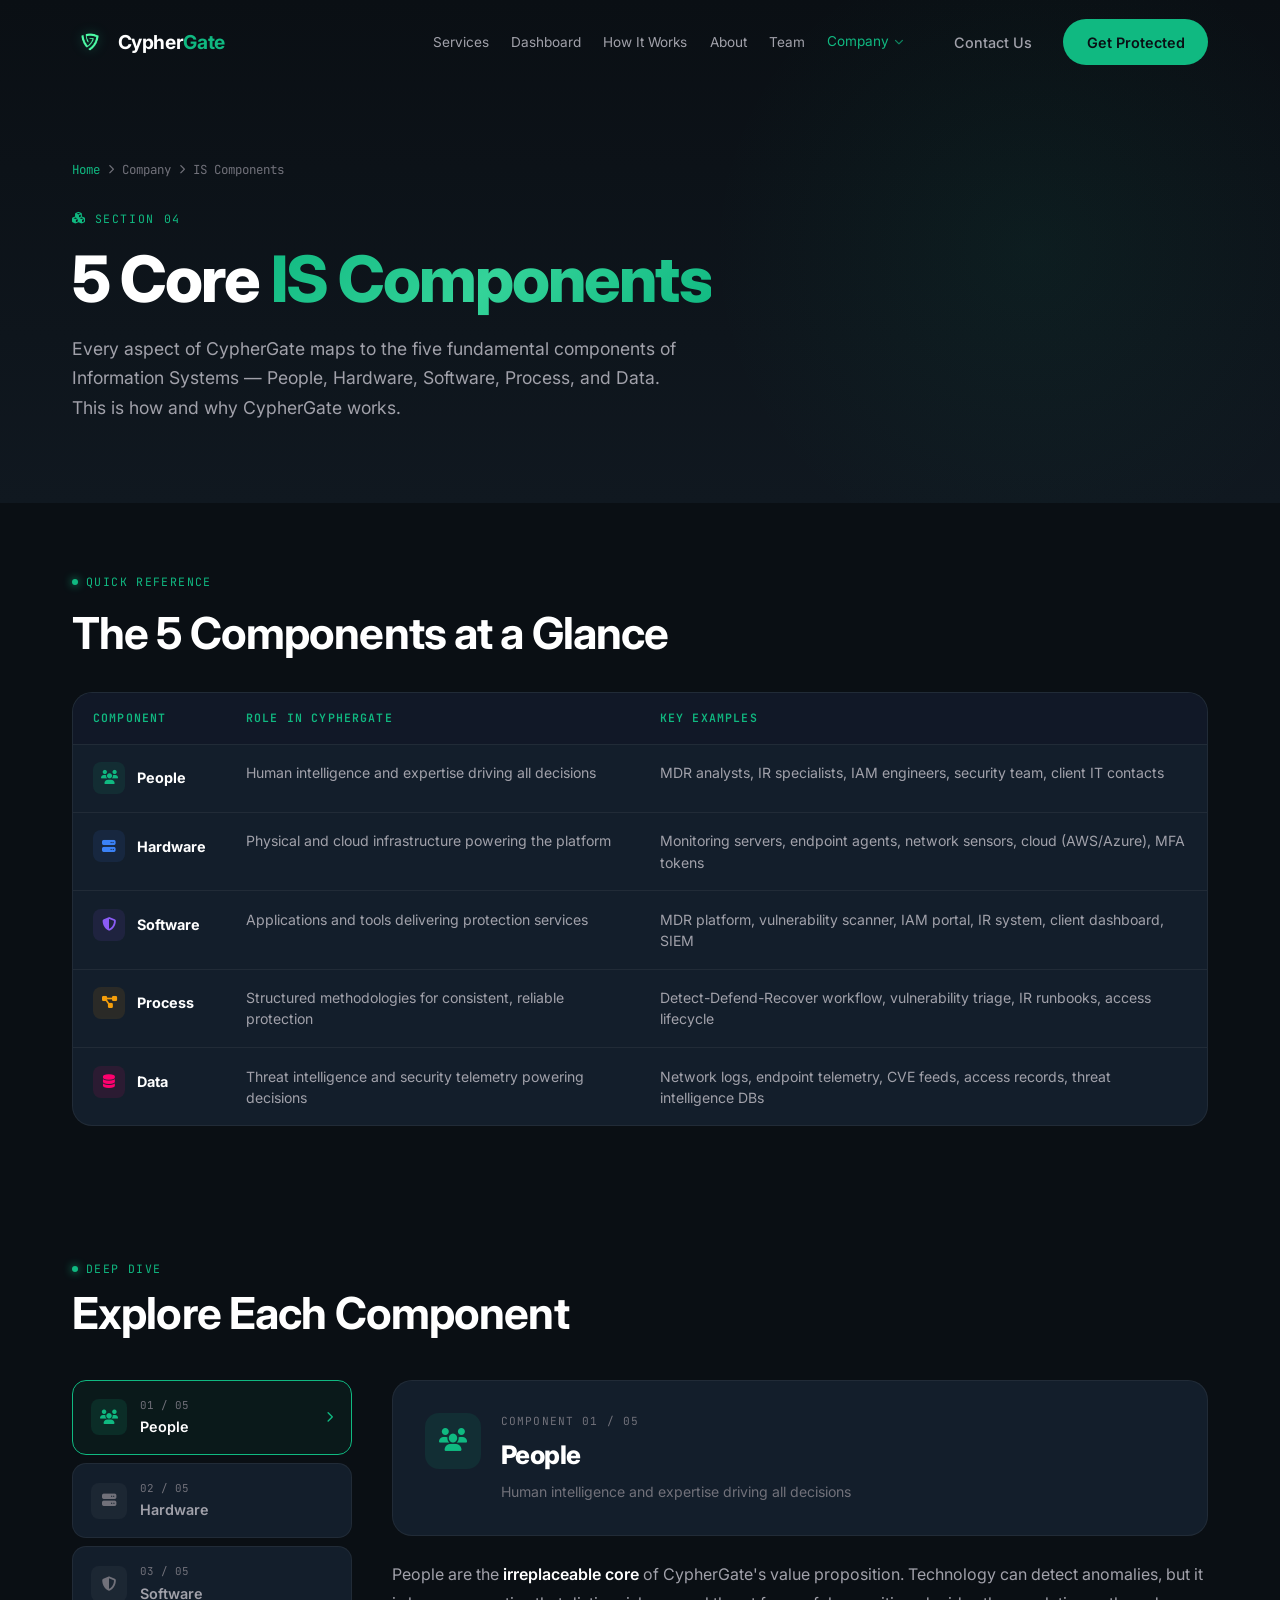
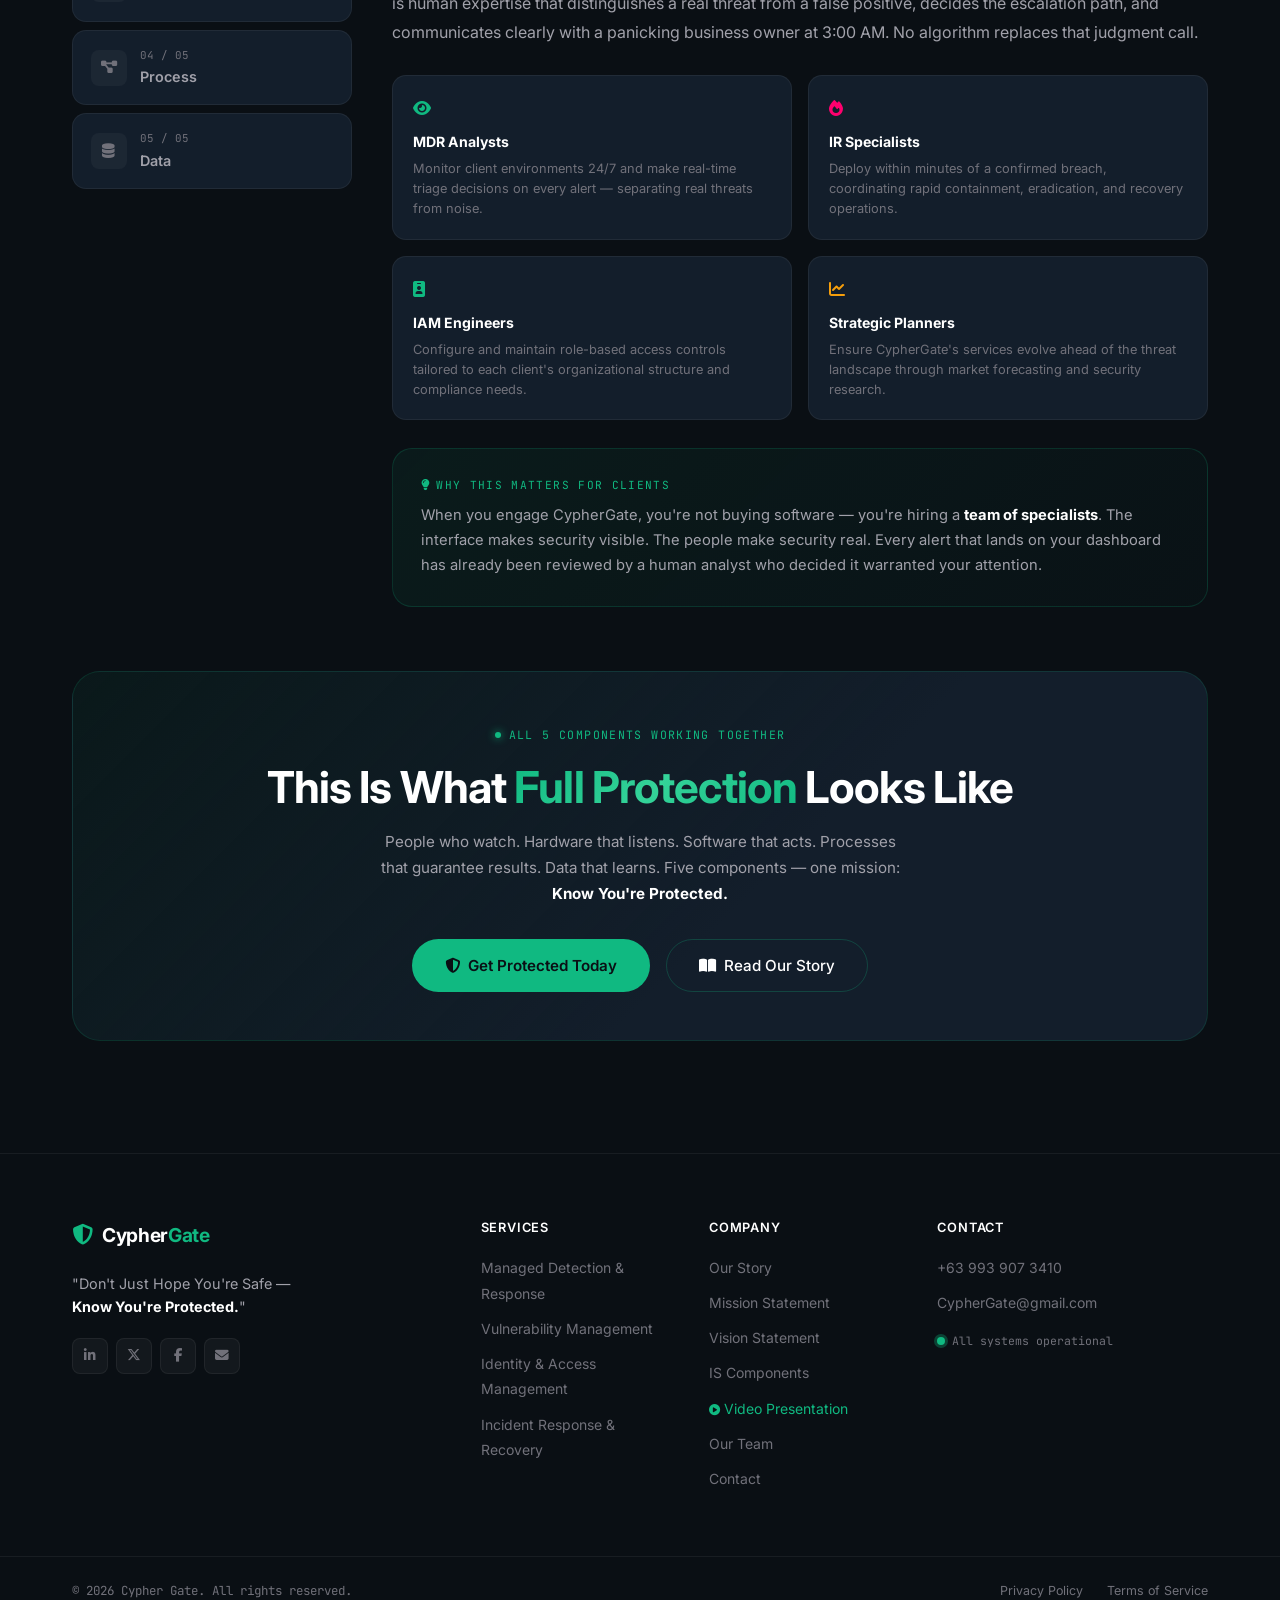
<file: is-components.html>
<!DOCTYPE html>
<html lang="en">
<head>
  <meta charset="UTF-8"/>
  <meta name="viewport" content="width=device-width, initial-scale=1.0"/>
  <title>5 Core IS Components — CypherGate</title>
  <link rel="icon" href="asset/img/Logo-favicon.png" type="image/png">
  <meta name="description" content="How CypherGate maps across the 5 core components of Information Systems: People, Hardware, Software, Process, and Data."/>
  <link rel="preconnect" href="https://fonts.googleapis.com"/>
  <link rel="preconnect" href="https://fonts.gstatic.com" crossorigin/>
  <link href="https://fonts.googleapis.com/css2?family=Inter:wght@300;400;500;600;700;800&family=JetBrains+Mono:wght@400;500;600&display=swap" rel="stylesheet"/>
  <link rel="stylesheet" href="https://cdnjs.cloudflare.com/ajax/libs/font-awesome/6.5.0/css/all.min.css"/>
  <link rel="stylesheet" href="style.css"/>
  <style>
    /* PAGE HERO */
    .page-hero {
      position: relative; padding: 10rem 0 5rem; overflow: hidden;
      background: linear-gradient(180deg, var(--bg-deep) 0%, var(--bg-base) 100%);
    }
    .page-hero::before {
      content: ''; position: absolute; top: -100px; right: -100px;
      width: 700px; height: 700px;
      background: radial-gradient(ellipse, rgba(16,185,129,0.06) 0%, transparent 65%);
      pointer-events: none;
    }
    .breadcrumb {
      display: flex; align-items: center; gap: 0.5rem;
      font-size: 0.78rem; color: var(--text-muted);
      margin-bottom: 1.5rem; font-family: 'JetBrains Mono', monospace;
    }
    .breadcrumb a { color: var(--emerald); }
    .page-tag {
      display: inline-flex; align-items: center; gap: 0.5rem;
      font-size: 0.72rem; color: var(--emerald);
      letter-spacing: 0.14em; text-transform: uppercase;
      margin-bottom: 1rem; font-family: 'JetBrains Mono', monospace;
    }
    .page-title {
      font-size: clamp(2.4rem, 5vw, 4rem); font-weight: 800;
      line-height: 1.1; letter-spacing: -0.03em; margin-bottom: 1.2rem;
    }
    .page-subtitle { font-size: 1.1rem; color: var(--text-mid); max-width: 620px; line-height: 1.7; }
    /* OVERVIEW TABLE */
    .overview-section { padding: 4rem 0 2rem; }
    .overview-table-wrap {
      background: var(--bg-card); border: 1px solid var(--border);
      border-radius: var(--radius-lg); overflow: hidden; margin-bottom: 4rem;
    }
    .ov-table { width: 100%; border-collapse: collapse; }
    .ov-table thead tr {
      background: var(--bg-surface);
      border-bottom: 1px solid var(--border);
    }
    .ov-table th {
      padding: 1rem 1.25rem; text-align: left;
      font-size: 0.72rem; font-family: 'JetBrains Mono', monospace;
      color: var(--emerald); text-transform: uppercase;
      letter-spacing: 0.1em; font-weight: 600;
    }
    .ov-table td {
      padding: 1.1rem 1.25rem; font-size: 0.88rem;
      color: var(--text-mid); line-height: 1.5;
      border-bottom: 1px solid var(--border);
      vertical-align: top;
    }
    .ov-table tr:last-child td { border-bottom: none; }
    .ov-table tr:hover td { background: rgba(255,255,255,0.015); }
    .ov-comp {
      display: flex; align-items: center; gap: 0.75rem;
      font-weight: 700; font-size: 0.9rem; color: var(--text-white);
      white-space: nowrap;
    }
    .ov-comp-icon {
      width: 32px; height: 32px; border-radius: var(--radius-sm);
      display: flex; align-items: center; justify-content: center;
      font-size: 0.85rem; flex-shrink: 0;
    }
    /* ACCORDION SECTION */
    .accordion-section { padding: 2rem 0 7rem; }
    .accordion-layout { display: grid; grid-template-columns: 280px 1fr; gap: 2.5rem; align-items: start; }
    /* COMPONENT TABS */
    .comp-tabs { position: sticky; top: 100px; display: flex; flex-direction: column; gap: 0.5rem; }
    .comp-tab {
      display: flex; align-items: center; gap: 0.85rem;
      padding: 1rem 1.1rem; border-radius: var(--radius-md);
      border: 1px solid var(--border); background: var(--bg-card);
      cursor: pointer; transition: var(--transition);
      text-decoration: none; color: var(--text-mid);
    }
    .comp-tab:hover { border-color: var(--border-hover); color: var(--text-white); }
    .comp-tab.active { border-color: var(--emerald); background: rgba(16,185,129,0.06); color: var(--text-white); }
    .comp-tab-icon {
      width: 36px; height: 36px; border-radius: var(--radius-sm);
      display: flex; align-items: center; justify-content: center;
      font-size: 0.9rem; flex-shrink: 0;
      background: rgba(255,255,255,0.04); color: var(--text-muted);
      transition: var(--transition);
    }
    .comp-tab.active .comp-tab-icon { background: rgba(16,185,129,0.12); color: var(--emerald); }
    .comp-tab-info { flex: 1; }
    .comp-tab-num { font-size: 0.68rem; font-family: 'JetBrains Mono', monospace; color: var(--text-muted); margin-bottom: 1px; }
    .comp-tab-name { font-size: 0.9rem; font-weight: 600; }
    .comp-tab-arrow { font-size: 0.7rem; opacity: 0; transition: var(--transition); }
    .comp-tab.active .comp-tab-arrow { opacity: 1; color: var(--emerald); }
    /* COMPONENT PANELS */
    .comp-panels { min-height: 500px; }
    .comp-panel { display: none; animation: panel-in 0.3s ease; }
    .comp-panel.active { display: block; }
    @keyframes panel-in { from { opacity: 0; transform: translateY(12px); } to { opacity: 1; transform: translateY(0); } }
    .panel-header {
      display: flex; align-items: flex-start; gap: 1.25rem;
      background: var(--bg-card); border: 1px solid var(--border);
      border-radius: var(--radius-lg); padding: 2rem;
      margin-bottom: 1.5rem;
    }
    .panel-header-icon {
      width: 56px; height: 56px; border-radius: var(--radius-md);
      display: flex; align-items: center; justify-content: center;
      font-size: 1.4rem; flex-shrink: 0;
    }
    .panel-section-num {
      font-size: 0.7rem; font-family: 'JetBrains Mono', monospace;
      color: var(--text-muted); text-transform: uppercase;
      letter-spacing: 0.1em; margin-bottom: 0.3rem;
    }
    .panel-title { font-size: 1.6rem; font-weight: 800; letter-spacing: -0.02em; margin-bottom: 0.3rem; }
    .panel-role { font-size: 0.88rem; color: var(--text-muted); }
    .panel-desc {
      font-size: 1rem; color: var(--text-mid); line-height: 1.8;
      margin-bottom: 1.75rem;
    }
    .panel-desc strong { color: var(--text-white); font-weight: 600; }
    /* DETAIL CARDS */
    .detail-grid { display: grid; grid-template-columns: 1fr 1fr; gap: 1rem; margin-bottom: 1.75rem; }
    .detail-card {
      background: var(--bg-card); border: 1px solid var(--border);
      border-radius: var(--radius-md); padding: 1.25rem;
      transition: var(--transition);
    }
    .detail-card:hover { border-color: var(--border-hover); transform: translateY(-2px); }
    .detail-card-icon { font-size: 1rem; margin-bottom: 0.6rem; }
    .detail-card-title { font-size: 0.88rem; font-weight: 700; color: var(--text-white); margin-bottom: 0.35rem; }
    .detail-card-text { font-size: 0.8rem; color: var(--text-muted); line-height: 1.55; }
    /* BULLET LIST */
    .panel-list { display: flex; flex-direction: column; gap: 0.75rem; margin-bottom: 1.75rem; }
    .panel-list-item {
      display: flex; align-items: flex-start; gap: 0.75rem;
      font-size: 0.88rem; color: var(--text-mid); line-height: 1.55;
    }
    .panel-list-item i { color: var(--emerald); margin-top: 3px; font-size: 0.72rem; flex-shrink: 0; }
    .panel-list-item strong { color: var(--text-white); }
    /* WHY CARD */
    .why-card {
      background: linear-gradient(135deg, rgba(16,185,129,0.07) 0%, rgba(16,185,129,0.02) 100%);
      border: 1px solid rgba(16,185,129,0.18); border-radius: var(--radius-lg);
      padding: 1.75rem;
    }
    .why-label { font-size: 0.7rem; font-family: 'JetBrains Mono', monospace; color: var(--emerald); text-transform: uppercase; letter-spacing: 0.12em; margin-bottom: 0.5rem; }
    .why-text { font-size: 0.92rem; color: var(--text-mid); line-height: 1.7; }
    .why-text strong { color: var(--text-white); }
    /* BOTTOM CTA BANNER */
    .cta-banner {
      background: var(--bg-card); border: 1px solid var(--border);
      border-radius: var(--radius-xl); padding: 3rem;
      text-align: center; margin-top: 4rem;
      background: linear-gradient(135deg, rgba(16,185,129,0.06) 0%, var(--bg-card) 60%);
      border-color: rgba(16,185,129,0.15);
    }
    /* COLOR VARIANTS PER COMPONENT */
    .c-people   { background: rgba(16,185,129,0.1);  color: #10B981; }
    .c-hardware { background: rgba(59,130,246,0.1);   color: #3B82F6; }
    .c-software { background: rgba(139,92,246,0.1);   color: #8B5CF6; }
    .c-process  { background: rgba(245,158,11,0.1);   color: #F59E0B; }
    .c-data     { background: rgba(255,0,110,0.1);    color: #FF006E; }
    @media(max-width:960px) {
      .accordion-layout { grid-template-columns: 1fr; }
      .comp-tabs { position: static; flex-direction: row; flex-wrap: wrap; }
      .comp-tab { flex: 1; min-width: 120px; }
    }
    @media(max-width:640px) {
      .detail-grid { grid-template-columns: 1fr; }
      .comp-tab-num,.comp-tab-arrow { display: none; }
      .ov-table thead { display: none; }
      .ov-table td { display: block; padding: 0.6rem 1rem; border-bottom: none; }
      .ov-table tr { border-bottom: 1px solid var(--border); display: block; }
    }
  </style>
</head>
<body>

  <!-- NAV -->
  <nav class="nav" id="nav">
    <div class="nav-container">
      <a href="index.html" class="nav-logo">
        <img src="asset/img/Logo.png" alt="Cypher Gate" class="logo-img"/>
        <span class="logo-text">Cypher<span class="logo-accent">Gate</span></span>
      </a>
      <ul class="nav-links" id="navLinks">
        <li><a href="index.html#services" class="nav-link">Services</a></li>
        <li><a href="index.html#dashboard" class="nav-link">Dashboard</a></li>
        <li><a href="index.html#how-it-works" class="nav-link">How It Works</a></li>
        <li><a href="our-story.html" class="nav-link">About</a></li>
        <li><a href="index.html#team" class="nav-link">Team</a></li>
        <li class="nav-dropdown-wrap">
          <a href="#" class="nav-link nav-dropdown-trigger" aria-haspopup="true" aria-expanded="false" style="color:var(--emerald)">
            Company <i class="fa-solid fa-chevron-down nav-chevron"></i>
          </a>
          <div class="nav-dropdown" role="menu">
            <a href="mission.html" role="menuitem">
              <i class="fa-solid fa-bullseye dd-icon" style="color:#10B981;"></i> Mission Statement
            </a>
            <a href="vision.html" role="menuitem">
              <i class="fa-solid fa-binoculars dd-icon" style="color:#F59E0B;"></i> Vision Statement
            </a>
            <a href="our-story.html" role="menuitem">
              <i class="fa-solid fa-book-open dd-icon" style="color:#10B981;"></i> Our Story
            </a>
            <div class="nav-dropdown-divider"></div>
            <a href="is-components.html" role="menuitem">
              <i class="fa-solid fa-cubes dd-icon" style="color:#8B5CF6;"></i> IS Components
            </a>
                      <div class="nav-dropdown-divider"></div>
            <a href="video.html" role="menuitem" style="color:var(--emerald);">
              <i class="fa-solid fa-circle-play dd-icon" style="color:#10B981;"></i> Video Presentation
            </a>
          </div>
        </li>
      </ul>
      <div class="nav-actions">
        <a href="index.html#contact" class="btn btn-ghost">Contact Us</a>
        <a href="index.html#contact" class="btn btn-primary">Get Protected</a>
      </div>
      <button class="hamburger" id="hamburger" aria-label="Toggle menu">
        <span></span><span></span><span></span>
      </button>
    </div>
    <div class="mobile-menu" id="mobileMenu">
      <ul>
        <li><a href="index.html#services" class="mobile-link">Services</a></li>
        <li><a href="our-story.html" class="mobile-link">About</a></li>
        <li><a href="mission.html" class="mobile-link">Mission</a></li>
        <li><a href="vision.html" class="mobile-link">Vision</a></li>
        <li><a href="is-components.html" class="mobile-link">IS Components</a></li>
        <li><a href="video.html" class="mobile-link" style="color:rgba(16,185,129,0.8);">&#9654; Video Presentation</a></li>
        <li><a href="index.html#contact" class="mobile-link">Contact</a></li>
      </ul>
      <div class="mobile-actions">
        <a href="index.html#contact" class="btn btn-primary btn-full">Get Protected</a>
      </div>
    </div>
  </nav>

  <!-- HERO -->
  <section class="page-hero">
    <div class="container">
      <div class="breadcrumb">
        <a href="index.html">Home</a>
        <i class="fa-solid fa-chevron-right" style="font-size:0.6rem;"></i>
        <span>Company</span>
        <i class="fa-solid fa-chevron-right" style="font-size:0.6rem;"></i>
        <span>IS Components</span>
      </div>
      <div class="page-tag"><i class="fa-solid fa-cubes"></i> Section 04</div>
      <h1 class="page-title">5 Core <span class="gradient-text">IS Components</span></h1>
      <p class="page-subtitle">Every aspect of CypherGate maps to the five fundamental components of Information Systems — People, Hardware, Software, Process, and Data. This is how and why CypherGate works.</p>
    </div>
  </section>

  <!-- OVERVIEW TABLE -->
  <section class="overview-section">
    <div class="container">
      <div class="section-label mono" style="margin-bottom:1rem;"><span class="label-dot"></span> QUICK REFERENCE</div>
      <h2 class="section-title" style="margin-bottom:2rem;">The 5 Components at a Glance</h2>
      <div class="overview-table-wrap">
        <table class="ov-table">
          <thead>
            <tr>
              <th>Component</th>
              <th>Role in CypherGate</th>
              <th>Key Examples</th>
            </tr>
          </thead>
          <tbody>
            <tr>
              <td><div class="ov-comp"><div class="ov-comp-icon c-people"><i class="fa-solid fa-users"></i></div>People</div></td>
              <td>Human intelligence and expertise driving all decisions</td>
              <td>MDR analysts, IR specialists, IAM engineers, security team, client IT contacts</td>
            </tr>
            <tr>
              <td><div class="ov-comp"><div class="ov-comp-icon c-hardware"><i class="fa-solid fa-server"></i></div>Hardware</div></td>
              <td>Physical and cloud infrastructure powering the platform</td>
              <td>Monitoring servers, endpoint agents, network sensors, cloud (AWS/Azure), MFA tokens</td>
            </tr>
            <tr>
              <td><div class="ov-comp"><div class="ov-comp-icon c-software"><i class="fa-solid fa-shield-halved"></i></div>Software</div></td>
              <td>Applications and tools delivering protection services</td>
              <td>MDR platform, vulnerability scanner, IAM portal, IR system, client dashboard, SIEM</td>
            </tr>
            <tr>
              <td><div class="ov-comp"><div class="ov-comp-icon c-process"><i class="fa-solid fa-diagram-project"></i></div>Process</div></td>
              <td>Structured methodologies for consistent, reliable protection</td>
              <td>Detect-Defend-Recover workflow, vulnerability triage, IR runbooks, access lifecycle</td>
            </tr>
            <tr>
              <td><div class="ov-comp"><div class="ov-comp-icon c-data"><i class="fa-solid fa-database"></i></div>Data</div></td>
              <td>Threat intelligence and security telemetry powering decisions</td>
              <td>Network logs, endpoint telemetry, CVE feeds, access records, threat intelligence DBs</td>
            </tr>
          </tbody>
        </table>
      </div>
    </div>
  </section>

  <!-- INTERACTIVE ACCORDION -->
  <section class="accordion-section">
    <div class="container">
      <div class="section-label mono" style="margin-bottom:0.5rem;"><span class="label-dot"></span> DEEP DIVE</div>
      <h2 class="section-title" style="margin-bottom:2.5rem;">Explore Each Component</h2>
      <div class="accordion-layout">

        <!-- TABS -->
        <div class="comp-tabs">
          <div class="comp-tab active" data-target="panel-people">
            <div class="comp-tab-icon"><i class="fa-solid fa-users"></i></div>
            <div class="comp-tab-info">
              <div class="comp-tab-num">01 / 05</div>
              <div class="comp-tab-name">People</div>
            </div>
            <i class="fa-solid fa-chevron-right comp-tab-arrow"></i>
          </div>
          <div class="comp-tab" data-target="panel-hardware">
            <div class="comp-tab-icon"><i class="fa-solid fa-server"></i></div>
            <div class="comp-tab-info">
              <div class="comp-tab-num">02 / 05</div>
              <div class="comp-tab-name">Hardware</div>
            </div>
            <i class="fa-solid fa-chevron-right comp-tab-arrow"></i>
          </div>
          <div class="comp-tab" data-target="panel-software">
            <div class="comp-tab-icon"><i class="fa-solid fa-shield-halved"></i></div>
            <div class="comp-tab-info">
              <div class="comp-tab-num">03 / 05</div>
              <div class="comp-tab-name">Software</div>
            </div>
            <i class="fa-solid fa-chevron-right comp-tab-arrow"></i>
          </div>
          <div class="comp-tab" data-target="panel-process">
            <div class="comp-tab-icon"><i class="fa-solid fa-diagram-project"></i></div>
            <div class="comp-tab-info">
              <div class="comp-tab-num">04 / 05</div>
              <div class="comp-tab-name">Process</div>
            </div>
            <i class="fa-solid fa-chevron-right comp-tab-arrow"></i>
          </div>
          <div class="comp-tab" data-target="panel-data">
            <div class="comp-tab-icon"><i class="fa-solid fa-database"></i></div>
            <div class="comp-tab-info">
              <div class="comp-tab-num">05 / 05</div>
              <div class="comp-tab-name">Data</div>
            </div>
            <i class="fa-solid fa-chevron-right comp-tab-arrow"></i>
          </div>
        </div>

        <!-- PANELS -->
        <div class="comp-panels">

          <!-- 01 PEOPLE -->
          <div class="comp-panel active" id="panel-people">
            <div class="panel-header">
              <div class="panel-header-icon c-people"><i class="fa-solid fa-users"></i></div>
              <div>
                <div class="panel-section-num">Component 01 / 05</div>
                <div class="panel-title">People</div>
                <div class="panel-role">Human intelligence and expertise driving all decisions</div>
              </div>
            </div>
            <p class="panel-desc">People are the <strong>irreplaceable core</strong> of CypherGate's value proposition. Technology can detect anomalies, but it is human expertise that distinguishes a real threat from a false positive, decides the escalation path, and communicates clearly with a panicking business owner at 3:00 AM. No algorithm replaces that judgment call.</p>
            <div class="detail-grid">
              <div class="detail-card">
                <div class="detail-card-icon" style="color:#10B981;"><i class="fa-solid fa-eye"></i></div>
                <div class="detail-card-title">MDR Analysts</div>
                <div class="detail-card-text">Monitor client environments 24/7 and make real-time triage decisions on every alert — separating real threats from noise.</div>
              </div>
              <div class="detail-card">
                <div class="detail-card-icon" style="color:#FF006E;"><i class="fa-solid fa-fire"></i></div>
                <div class="detail-card-title">IR Specialists</div>
                <div class="detail-card-text">Deploy within minutes of a confirmed breach, coordinating rapid containment, eradication, and recovery operations.</div>
              </div>
              <div class="detail-card">
                <div class="detail-card-icon" style="color:#10B981;"><i class="fa-solid fa-id-badge"></i></div>
                <div class="detail-card-title">IAM Engineers</div>
                <div class="detail-card-text">Configure and maintain role-based access controls tailored to each client's organizational structure and compliance needs.</div>
              </div>
              <div class="detail-card">
                <div class="detail-card-icon" style="color:#F59E0B;"><i class="fa-solid fa-chart-line"></i></div>
                <div class="detail-card-title">Strategic Planners</div>
                <div class="detail-card-text">Ensure CypherGate's services evolve ahead of the threat landscape through market forecasting and security research.</div>
              </div>
            </div>
            <div class="why-card">
              <div class="why-label"><i class="fa-solid fa-lightbulb" style="margin-right:6px;"></i>Why This Matters for Clients</div>
              <div class="why-text">When you engage CypherGate, you're not buying software — you're hiring a <strong>team of specialists</strong>. The interface makes security visible. The people make security real. Every alert that lands on your dashboard has already been reviewed by a human analyst who decided it warranted your attention.</div>
            </div>
          </div>

          <!-- 02 HARDWARE -->
          <div class="comp-panel" id="panel-hardware">
            <div class="panel-header">
              <div class="panel-header-icon c-hardware"><i class="fa-solid fa-server"></i></div>
              <div>
                <div class="panel-section-num">Component 02 / 05</div>
                <div class="panel-title">Hardware</div>
                <div class="panel-role">Physical and cloud infrastructure powering the platform</div>
              </div>
            </div>
            <p class="panel-desc">CypherGate's hardware layer is the <strong>physical and virtual infrastructure</strong> that enables always-on visibility across client environments. Without the right hardware in place, real-time threat detection and response at scale would be impossible — there is no software without the machines running it.</p>
            <div class="panel-list">
              <div class="panel-list-item"><i class="fa-solid fa-circle-check"></i><span><strong>Endpoint Agents:</strong> Lightweight software deployed on client devices to collect real-time telemetry, behavioral data, and process activity without impacting performance.</span></div>
              <div class="panel-list-item"><i class="fa-solid fa-circle-check"></i><span><strong>Network Sensors:</strong> Positioned at client infrastructure boundaries to detect unusual traffic patterns, lateral movement, and intrusion attempts the moment they begin.</span></div>
              <div class="panel-list-item"><i class="fa-solid fa-circle-check"></i><span><strong>Cloud Monitoring Servers (AWS / Azure):</strong> Scalable, redundant infrastructure processing millions of security events per hour with 99.9% uptime SLA.</span></div>
              <div class="panel-list-item"><i class="fa-solid fa-circle-check"></i><span><strong>Hardware MFA Tokens:</strong> Physical second-factor authentication devices for clients requiring the highest level of identity assurance.</span></div>
              <div class="panel-list-item"><i class="fa-solid fa-circle-check"></i><span><strong>Backup & Recovery Infrastructure:</strong> Redundant storage systems enabling rapid restore operations after ransomware, data corruption, or hardware failure incidents.</span></div>
            </div>
            <div class="why-card">
              <div class="why-label"><i class="fa-solid fa-lightbulb" style="margin-right:6px;"></i>Why This Matters for Clients</div>
              <div class="why-text">Clients never have to build or maintain monitoring infrastructure themselves. CypherGate's hardware layer is <strong>invisible to daily operations</strong> but always active beneath the surface — watching every packet, every login, every file write. The infrastructure scales with your business automatically.</div>
            </div>
          </div>

          <!-- 03 SOFTWARE -->
          <div class="comp-panel" id="panel-software">
            <div class="panel-header">
              <div class="panel-header-icon c-software"><i class="fa-solid fa-shield-halved"></i></div>
              <div>
                <div class="panel-section-num">Component 03 / 05</div>
                <div class="panel-title">Software</div>
                <div class="panel-role">Applications and tools delivering protection services</div>
              </div>
            </div>
            <p class="panel-desc">The software layer is where CypherGate's services are <strong>delivered, experienced, and measured</strong>. It encompasses everything from the client-facing dashboard to the backend detection engines operating silently in the background — the full stack of tools that make security visible and actionable.</p>
            <div class="detail-grid">
              <div class="detail-card">
                <div class="detail-card-icon" style="color:#8B5CF6;"><i class="fa-solid fa-gauge-high"></i></div>
                <div class="detail-card-title">Client Portal Dashboard</div>
                <div class="detail-card-text">The white-background, friendly interface showing Security Health Score, active alerts, vulnerability findings, and incident status in real time.</div>
              </div>
              <div class="detail-card">
                <div class="detail-card-icon" style="color:#10B981;"><i class="fa-solid fa-eye"></i></div>
                <div class="detail-card-title">MDR / SIEM Platform</div>
                <div class="detail-card-text">Backend system ingesting logs, correlating events across sources, and surfacing threats for analyst review and automated response.</div>
              </div>
              <div class="detail-card">
                <div class="detail-card-icon" style="color:#F59E0B;"><i class="fa-solid fa-magnifying-glass"></i></div>
                <div class="detail-card-title">Vulnerability Scanner</div>
                <div class="detail-card-text">Automated engine checking systems against known CVE databases, configuration benchmarks, and outdated software inventories.</div>
              </div>
              <div class="detail-card">
                <div class="detail-card-icon" style="color:#10B981;"><i class="fa-solid fa-id-badge"></i></div>
                <div class="detail-card-title">IAM Portal</div>
                <div class="detail-card-text">Role-based access control management with MFA enforcement, access lifecycle tracking, and audit logs for every login event.</div>
              </div>
              <div class="detail-card">
                <div class="detail-card-icon" style="color:#FF006E;"><i class="fa-solid fa-fire"></i></div>
                <div class="detail-card-title">IR Case Management</div>
                <div class="detail-card-text">Structured workflow system tracking incidents from initial detection through containment, eradication, restore, and post-mortem.</div>
              </div>
              <div class="detail-card">
                <div class="detail-card-icon" style="color:#3B82F6;"><i class="fa-solid fa-database"></i></div>
                <div class="detail-card-title">Threat Intelligence Feed</div>
                <div class="detail-card-text">Continuously updated database of threat actors, malware signatures, attack vectors, and IOCs — updated in real time from global sources.</div>
              </div>
            </div>
            <div class="why-card">
              <div class="why-label"><i class="fa-solid fa-lightbulb" style="margin-right:6px;"></i>Why This Matters for Clients</div>
              <div class="why-text">The software layer turns raw security data into <strong>plain-English insights</strong>. A non-technical business owner can log in and immediately understand their security posture — not because the data has been dumbed down, but because the interface has been designed to surface exactly what matters, when it matters.</div>
            </div>
          </div>

          <!-- 04 PROCESS -->
          <div class="comp-panel" id="panel-process">
            <div class="panel-header">
              <div class="panel-header-icon c-process"><i class="fa-solid fa-diagram-project"></i></div>
              <div>
                <div class="panel-section-num">Component 04 / 05</div>
                <div class="panel-title">Process</div>
                <div class="panel-role">Structured methodologies for consistent, reliable protection</div>
              </div>
            </div>
            <p class="panel-desc">Process is what transforms CypherGate from a <strong>collection of tools into a reliable, repeatable security service</strong>. Every client engagement follows documented, battle-tested methodologies that ensure consistent outcomes regardless of the threat or the client. Without process, even the best people and tools produce unpredictable results.</p>
            <div class="detail-grid">
              <div class="detail-card">
                <div class="detail-card-icon" style="color:#10B981;"><i class="fa-solid fa-search"></i></div>
                <div class="detail-card-title">Phase 01 — Detect</div>
                <div class="detail-card-text">Continuous monitoring identifies anomalies across networks, endpoints, and identity systems. Every alert triaged by an analyst within 15 minutes.</div>
              </div>
              <div class="detail-card">
                <div class="detail-card-icon" style="color:#F59E0B;"><i class="fa-solid fa-shield-halved"></i></div>
                <div class="detail-card-title">Phase 02 — Defend</div>
                <div class="detail-card-text">Confirmed threats neutralized immediately — accounts locked, traffic blocked, systems patched — before damage spreads to the wider network.</div>
              </div>
              <div class="detail-card">
                <div class="detail-card-icon" style="color:#10B981;"><i class="fa-solid fa-rotate-left"></i></div>
                <div class="detail-card-title">Phase 03 — Recover</div>
                <div class="detail-card-text">IR team executes the structured runbook: contain, eradicate, restore from backup, and deliver a full post-mortem report to stakeholders.</div>
              </div>
              <div class="detail-card">
                <div class="detail-card-icon" style="color:#8B5CF6;"><i class="fa-solid fa-list-check"></i></div>
                <div class="detail-card-title">Vulnerability Triage</div>
                <div class="detail-card-text">All scan findings classified by CVSS score and business risk impact, then prioritized into a structured, scheduled patching plan.</div>
              </div>
              <div class="detail-card">
                <div class="detail-card-icon" style="color:#3B82F6;"><i class="fa-solid fa-id-card"></i></div>
                <div class="detail-card-title">Access Lifecycle Mgmt</div>
                <div class="detail-card-text">Onboarding, role-change, and offboarding procedures ensure no stale credentials ever become a liability. Zero lingering access.</div>
              </div>
              <div class="detail-card">
                <div class="detail-card-icon" style="color:#F59E0B;"><i class="fa-solid fa-file-lines"></i></div>
                <div class="detail-card-title">Monthly Exec Reporting</div>
                <div class="detail-card-text">Structured PDF reports delivered to stakeholders summarizing health scores, threats blocked, open vulnerabilities, and next steps.</div>
              </div>
            </div>
            <div class="why-card">
              <div class="why-label"><i class="fa-solid fa-lightbulb" style="margin-right:6px;"></i>Why This Matters for Clients</div>
              <div class="why-text">Process is the guarantee. When a ransomware attack lands at 2 AM on a Saturday, the CypherGate IR team doesn't improvise — they execute a <strong>documented, rehearsed runbook</strong> that has been refined across every incident. Clients benefit from collective experience baked into structured procedures.</div>
            </div>
          </div>

          <!-- 05 DATA -->
          <div class="comp-panel" id="panel-data">
            <div class="panel-header">
              <div class="panel-header-icon c-data"><i class="fa-solid fa-database"></i></div>
              <div>
                <div class="panel-section-num">Component 05 / 05</div>
                <div class="panel-title">Data</div>
                <div class="panel-role">Threat intelligence and security telemetry powering decisions</div>
              </div>
            </div>
            <p class="panel-desc">Data is the <strong>lifeblood of CypherGate's intelligence</strong>. Without rich, real-time, and historical data flowing through its systems, threat detection would be reactive, vulnerability management would be incomplete, and incident response would be operating blind. Every decision CypherGate makes is data-driven.</p>
            <div class="panel-list">
              <div class="panel-list-item"><i class="fa-solid fa-circle-check"></i><span><strong>Network & Endpoint Logs:</strong> Petabytes of telemetry collected from client environments, analyzed for behavioral anomalies and known attack signatures around the clock.</span></div>
              <div class="panel-list-item"><i class="fa-solid fa-circle-check"></i><span><strong>CVE & Threat Intelligence Databases:</strong> Real-time feeds from NIST NVD, MITRE ATT&CK, and CypherGate's own proprietary threat research, continuously updated.</span></div>
              <div class="panel-list-item"><i class="fa-solid fa-circle-check"></i><span><strong>User Access Records:</strong> Full audit logs of every login, permission change, and access event — the foundation of IAM compliance and forensic investigation.</span></div>
              <div class="panel-list-item"><i class="fa-solid fa-circle-check"></i><span><strong>Security Health Scores:</strong> Aggregated metrics across Network, Endpoint, Identity, and Vulnerability dimensions — computed per client, per day, surfaced on the dashboard.</span></div>
              <div class="panel-list-item"><i class="fa-solid fa-circle-check"></i><span><strong>Incident Records:</strong> Full case histories including timeline, attack vector, affected systems, actions taken, and outcome — feeding the intelligence loop for future protection.</span></div>
              <div class="panel-list-item"><i class="fa-solid fa-circle-check"></i><span><strong>Executive Report Archive:</strong> Historical monthly reports giving clients and stakeholders a longitudinal view of their security posture and improvement trends over time.</span></div>
            </div>
            <div class="why-card">
              <div class="why-label"><i class="fa-solid fa-lightbulb" style="margin-right:6px;"></i>Why This Matters for Clients</div>
              <div class="why-text">Presenting security data publicly demonstrates that CypherGate is <strong>not a black box</strong>. Clients see exactly how People, Hardware, Software, Process, and Data combine to protect them — building trust before the first conversation even happens. Data transparency is a feature, not just a byproduct.</div>
            </div>
          </div>

        </div><!-- end comp-panels -->
      </div><!-- end accordion-layout -->

      <!-- BOTTOM CTA -->
      <div class="cta-banner">
        <div class="section-label mono" style="justify-content:center;margin-bottom:1rem;"><span class="label-dot"></span> ALL 5 COMPONENTS WORKING TOGETHER</div>
        <h2 class="section-title" style="margin-bottom:1rem;">This Is What <span class="gradient-text">Full Protection</span> Looks Like</h2>
        <p style="color:var(--text-mid);max-width:540px;margin:0 auto 2rem;font-size:0.95rem;line-height:1.7;">People who watch. Hardware that listens. Software that acts. Processes that guarantee results. Data that learns. Five components — one mission: <strong style="color:var(--text-white);">Know You're Protected.</strong></p>
        <div style="display:flex;gap:1rem;justify-content:center;flex-wrap:wrap;">
          <a href="index.html#contact" class="btn btn-primary btn-lg"><i class="fa-solid fa-shield-halved"></i> Get Protected Today</a>
          <a href="our-story.html" class="btn btn-outline btn-lg"><i class="fa-solid fa-book-open"></i> Read Our Story</a>
        </div>
      </div>
    </div>
  </section>

  <!-- FOOTER -->
  <footer class="footer">
    <div class="footer-top"><div class="container"><div class="footer-grid">
      <div class="footer-brand">
        <a href="index.html" class="nav-logo">
          <span class="logo-icon"><i class="fa-solid fa-shield-halved"></i></span>
          <span class="logo-text">Cypher<span class="logo-accent">Gate</span></span>
        </a>
        <p class="footer-tagline">"Don't Just Hope You're Safe —<br/><strong>Know You're Protected.</strong>"</p>
        <div class="social-links">
          <a href="https://www.linkedin.com" class="social-link" target="_blank"><i class="fa-brands fa-linkedin-in"></i></a>
          <a href="https://www.twitter.com" class="social-link" target="_blank"><i class="fa-brands fa-x-twitter"></i></a>
          <a href="https://www.facebook.com" class="social-link" target="_blank"><i class="fa-brands fa-facebook-f"></i></a>
          <a href="mailto:CypherGate@gmail.com" class="social-link"><i class="fa-solid fa-envelope"></i></a>
        </div>
      </div>
      <div class="footer-col">
        <h4 class="footer-col-title">Services</h4>
        <ul>
          <li><a href="index.html#services">Managed Detection & Response</a></li>
          <li><a href="index.html#services">Vulnerability Management</a></li>
          <li><a href="index.html#services">Identity & Access Management</a></li>
          <li><a href="index.html#services">Incident Response & Recovery</a></li>
        </ul>
      </div>
      <div class="footer-col">
        <h4 class="footer-col-title">Company</h4>
        <ul>
          <li><a href="our-story.html">Our Story</a></li>
          <li><a href="mission.html">Mission Statement</a></li>
          <li><a href="vision.html">Vision Statement</a></li>
          <li><a href="is-components.html">IS Components</a></li>
              <li><a href="video.html" style="color:var(--emerald);"><i class="fa-solid fa-circle-play" style="font-size:0.7rem;margin-right:4px;"></i>Video Presentation</a></li>
          <li><a href="index.html#team">Our Team</a></li>
          <li><a href="index.html#contact">Contact</a></li>
        </ul>
      </div>
      <div class="footer-col">
        <h4 class="footer-col-title">Contact</h4>
        <ul>
          <li><a href="tel:+639993907410">+63 993 907 3410</a></li>
          <li><a href="mailto:CypherGate@gmail.com">CypherGate@gmail.com</a></li>
        </ul>
        <div class="footer-status mono">
          <span class="pulse-dot green" style="display:inline-block;margin-right:.4rem"></span>All systems operational
        </div>
      </div>
    </div></div></div>
    <div class="footer-bottom"><div class="container">
      <p class="copyright mono">© 2026 Cypher Gate. All rights reserved.</p>
      <div class="footer-links">
        <a href="coming-soon.html">Privacy Policy</a>
        <a href="coming-soon.html">Terms of Service</a>
      </div>
    </div></div>
  </footer>

  <script src="script.js"></script>
  <script>
    // Interactive component tabs
    document.querySelectorAll('.comp-tab').forEach(tab => {
      tab.addEventListener('click', () => {
        document.querySelectorAll('.comp-tab').forEach(t => t.classList.remove('active'));
        document.querySelectorAll('.comp-panel').forEach(p => p.classList.remove('active'));
        tab.classList.add('active');
        const target = document.getElementById(tab.dataset.target);
        if (target) target.classList.add('active');
      });
    });
  </script>
</body>
</html>
</file>
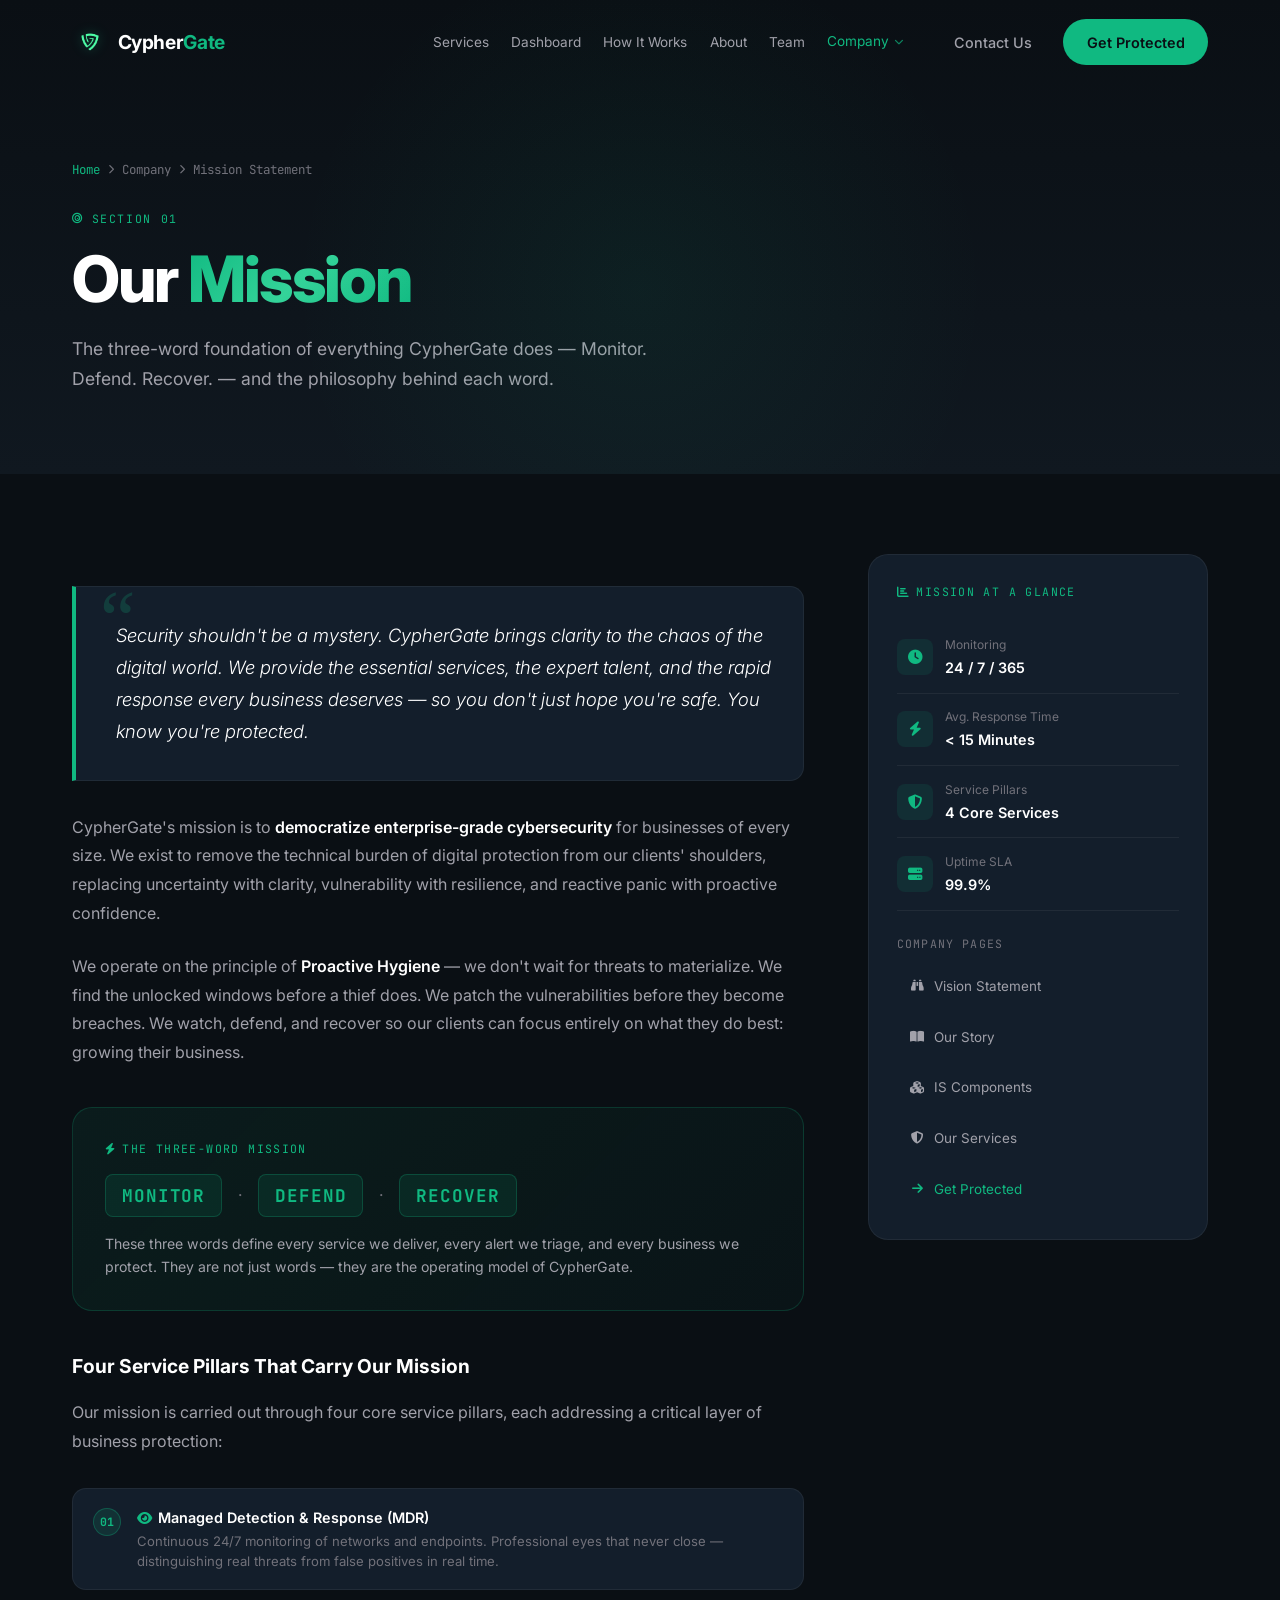
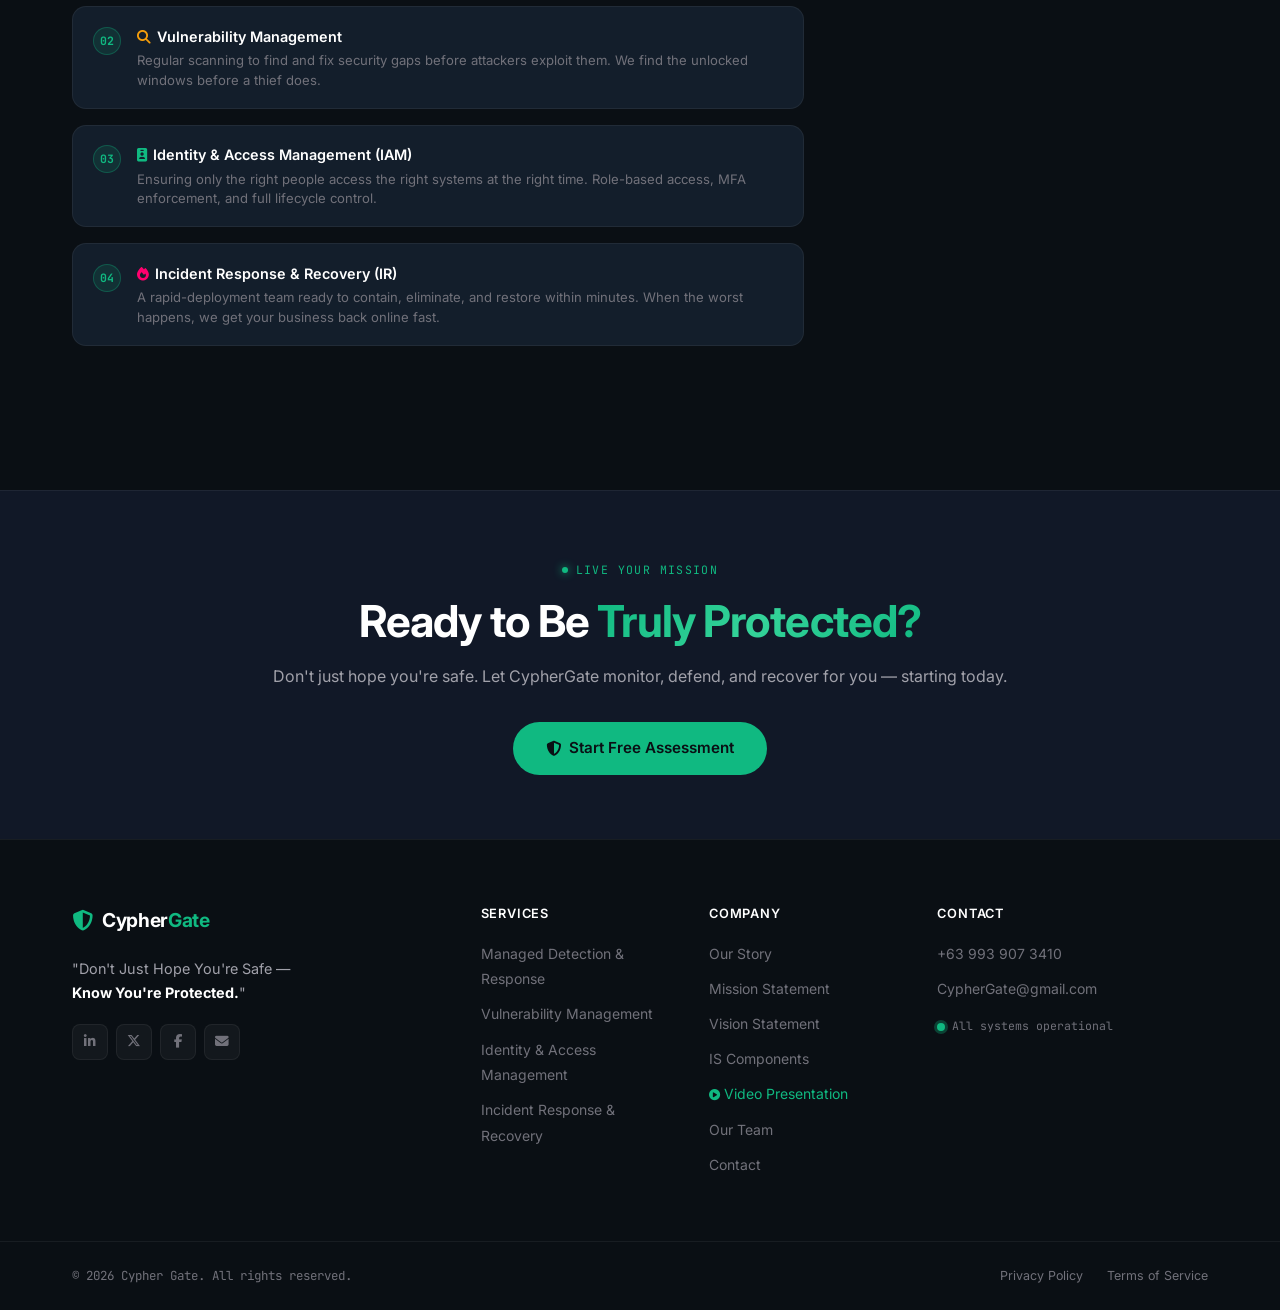
<file: mission.html>
<!DOCTYPE html>
<html lang="en">
<head>
  <meta charset="UTF-8"/>
  <meta name="viewport" content="width=device-width, initial-scale=1.0"/>
  <title>Mission Statement — CypherGate</title>
  <link rel="icon" href="asset/img/Logo-favicon.png" type="image/png">
  <meta name="description" content="CypherGate's mission: to monitor, defend, and recover every business — 24/7 — through proactive security services."/>
  <link rel="preconnect" href="https://fonts.googleapis.com"/>
  <link rel="preconnect" href="https://fonts.gstatic.com" crossorigin/>
  <link href="https://fonts.googleapis.com/css2?family=Inter:wght@300;400;500;600;700;800&family=JetBrains+Mono:wght@400;500;600&display=swap" rel="stylesheet"/>
  <link rel="stylesheet" href="https://cdnjs.cloudflare.com/ajax/libs/font-awesome/6.5.0/css/all.min.css"/>
  <link rel="stylesheet" href="style.css"/>
  <style>
    /* ── PAGE-SPECIFIC ── */
    .page-hero {
      position: relative;
      padding: 10rem 0 5rem;
      overflow: hidden;
      background: linear-gradient(180deg, var(--bg-deep) 0%, var(--bg-base) 100%);
    }
    .page-hero::before {
      content: '';
      position: absolute;
      top: -60px; left: 50%; transform: translateX(-50%);
      width: 700px; height: 700px;
      background: radial-gradient(ellipse, rgba(16,185,129,0.07) 0%, transparent 70%);
      pointer-events: none;
    }
    .breadcrumb {
      display: flex; align-items: center; gap: 0.5rem;
      font-size: 0.78rem; color: var(--text-muted);
      margin-bottom: 1.5rem; font-family: 'JetBrains Mono', monospace;
    }
    .breadcrumb a { color: var(--emerald); transition: var(--transition); }
    .breadcrumb a:hover { color: #34D399; }
    .breadcrumb span { color: var(--text-muted); }
    .page-tag {
      display: inline-flex; align-items: center; gap: 0.5rem;
      font-size: 0.72rem; color: var(--emerald);
      letter-spacing: 0.14em; text-transform: uppercase;
      margin-bottom: 1rem; font-family: 'JetBrains Mono', monospace;
    }
    .page-tag i { font-size: 0.65rem; }
    .page-title {
      font-size: clamp(2.4rem, 5vw, 4rem);
      font-weight: 800; line-height: 1.1;
      letter-spacing: -0.03em; margin-bottom: 1.2rem;
    }
    .page-subtitle {
      font-size: 1.1rem; color: var(--text-mid);
      max-width: 600px; line-height: 1.7;
    }
    /* ── CONTENT AREA ── */
    .page-content { padding: 5rem 0 7rem; }
    .content-grid { display: grid; grid-template-columns: 1fr 340px; gap: 4rem; align-items: start; }
    /* ── QUOTE BLOCK ── */
    .quote-block {
      position: relative;
      background: var(--bg-card);
      border: 1px solid var(--border);
      border-left: 4px solid var(--emerald);
      border-radius: 0 var(--radius-md) var(--radius-md) 0;
      padding: 2rem 2rem 2rem 2.5rem;
      margin: 2rem 0;
    }
    .quote-block::before {
      content: '\201C';
      position: absolute; top: -0.5rem; left: 1.5rem;
      font-size: 5rem; color: var(--emerald); opacity: 0.2;
      font-family: Georgia, serif; line-height: 1;
    }
    .quote-block p {
      font-size: 1.15rem; line-height: 1.75;
      color: var(--text-white); font-style: italic;
      font-weight: 300; position: relative; z-index: 1;
    }
    /* ── BODY TEXT ── */
    .body-text {
      font-size: 1rem; color: var(--text-mid);
      line-height: 1.8; margin-bottom: 1.5rem;
    }
    .body-text strong { color: var(--text-white); font-weight: 600; }
    /* ── THREE WORD CARD ── */
    .highlight-card {
      background: linear-gradient(135deg, rgba(16,185,129,0.08) 0%, rgba(16,185,129,0.03) 100%);
      border: 1px solid rgba(16,185,129,0.2);
      border-radius: var(--radius-lg);
      padding: 2rem;
      margin: 2.5rem 0;
    }
    .highlight-card-label {
      font-size: 0.72rem; font-family: 'JetBrains Mono', monospace;
      color: var(--emerald); text-transform: uppercase;
      letter-spacing: 0.12em; margin-bottom: 1rem;
    }
    .three-words {
      display: flex; gap: 1rem; flex-wrap: wrap;
      margin-bottom: 1rem;
    }
    .word-pill {
      font-size: 1.1rem; font-weight: 700;
      font-family: 'JetBrains Mono', monospace;
      color: var(--emerald);
      background: rgba(16,185,129,0.1);
      border: 1px solid rgba(16,185,129,0.25);
      padding: 0.4rem 1rem; border-radius: var(--radius-sm);
      letter-spacing: 0.05em;
    }
    .word-pill + .word-sep {
      color: var(--text-muted); font-size: 1rem;
      display: flex; align-items: center;
    }
    .highlight-card p {
      font-size: 0.88rem; color: var(--text-mid); line-height: 1.6;
    }
    /* ── PILLAR LIST ── */
    .pillar-list { display: flex; flex-direction: column; gap: 1rem; margin: 2rem 0; }
    .pillar-item {
      display: flex; align-items: flex-start; gap: 1rem;
      background: var(--bg-card);
      border: 1px solid var(--border);
      border-radius: var(--radius-md);
      padding: 1.1rem 1.25rem;
      transition: var(--transition);
    }
    .pillar-item:hover { border-color: var(--border-hover); transform: translateX(4px); }
    .pillar-num {
      flex-shrink: 0; width: 28px; height: 28px;
      border-radius: 50%; background: rgba(16,185,129,0.12);
      border: 1px solid rgba(16,185,129,0.3);
      display: flex; align-items: center; justify-content: center;
      font-size: 0.72rem; font-weight: 700;
      font-family: 'JetBrains Mono', monospace; color: var(--emerald);
      margin-top: 2px;
    }
    .pillar-text { flex: 1; }
    .pillar-name { font-size: 0.9rem; font-weight: 600; color: var(--text-white); margin-bottom: 3px; }
    .pillar-desc { font-size: 0.82rem; color: var(--text-muted); line-height: 1.5; }
    /* ── STICKY SIDEBAR ── */
    .sidebar-card {
      background: var(--bg-card);
      border: 1px solid var(--border);
      border-radius: var(--radius-lg);
      padding: 1.75rem;
      position: sticky; top: 100px;
    }
    .sidebar-card-title {
      font-size: 0.72rem; font-family: 'JetBrains Mono', monospace;
      color: var(--emerald); text-transform: uppercase;
      letter-spacing: 0.12em; margin-bottom: 1.25rem;
    }
    .sidebar-stat {
      display: flex; align-items: center; gap: 0.75rem;
      padding: 0.85rem 0;
      border-bottom: 1px solid var(--border);
    }
    .sidebar-stat:last-of-type { border-bottom: none; }
    .sidebar-stat-icon {
      width: 36px; height: 36px; border-radius: var(--radius-sm);
      background: rgba(16,185,129,0.1); color: var(--emerald);
      display: flex; align-items: center; justify-content: center;
      font-size: 0.9rem; flex-shrink: 0;
    }
    .sidebar-stat-label { font-size: 0.75rem; color: var(--text-muted); margin-bottom: 2px; }
    .sidebar-stat-value { font-size: 0.9rem; font-weight: 600; color: var(--text-white); }
    .sidebar-links { margin-top: 1.5rem; display: flex; flex-direction: column; gap: 0.5rem; }
    .sidebar-link {
      display: flex; align-items: center; gap: 0.6rem;
      font-size: 0.84rem; color: var(--text-mid);
      padding: 0.6rem 0.75rem; border-radius: var(--radius-sm);
      border: 1px solid transparent;
      transition: var(--transition);
    }
    .sidebar-link:hover { color: var(--emerald); border-color: rgba(16,185,129,0.2); background: rgba(16,185,129,0.05); }
    .sidebar-link i { font-size: 0.78rem; width: 14px; text-align: center; }
    /* ── RESPONSIVE ── */
    @media(max-width: 900px) {
      .content-grid { grid-template-columns: 1fr; }
      .sidebar-card { position: static; }
    }
  </style>
</head>
<body>

  <!-- NAV -->
  <nav class="nav" id="nav">
    <div class="nav-container">
      <a href="index.html" class="nav-logo">
        <img src="asset/img/Logo.png" alt="Cypher Gate" class="logo-img"/>
        <span class="logo-text">Cypher<span class="logo-accent">Gate</span></span>
      </a>
      <ul class="nav-links" id="navLinks">
        <li><a href="index.html#services" class="nav-link">Services</a></li>
        <li><a href="index.html#dashboard" class="nav-link">Dashboard</a></li>
        <li><a href="index.html#how-it-works" class="nav-link">How It Works</a></li>
        <li><a href="our-story.html" class="nav-link">About</a></li>
        <li><a href="index.html#team" class="nav-link">Team</a></li>
        <li class="nav-dropdown-wrap">
          <a href="#" class="nav-link nav-dropdown-trigger" aria-haspopup="true" aria-expanded="false" style="color:var(--emerald)">
            Company <i class="fa-solid fa-chevron-down nav-chevron"></i>
          </a>
          <div class="nav-dropdown" role="menu">
            <a href="mission.html" role="menuitem">
              <i class="fa-solid fa-bullseye dd-icon" style="color:#10B981;"></i> Mission Statement
            </a>
            <a href="vision.html" role="menuitem">
              <i class="fa-solid fa-binoculars dd-icon" style="color:#F59E0B;"></i> Vision Statement
            </a>
            <a href="our-story.html" role="menuitem">
              <i class="fa-solid fa-book-open dd-icon" style="color:#10B981;"></i> Our Story
            </a>
            <div class="nav-dropdown-divider"></div>
            <a href="is-components.html" role="menuitem">
              <i class="fa-solid fa-cubes dd-icon" style="color:#8B5CF6;"></i> IS Components
            </a>
                      <div class="nav-dropdown-divider"></div>
            <a href="video.html" role="menuitem" style="color:var(--emerald);">
              <i class="fa-solid fa-circle-play dd-icon" style="color:#10B981;"></i> Video Presentation
            </a>
          </div>
        </li>
      </ul>
      <div class="nav-actions">
        <a href="index.html#contact" class="btn btn-ghost">Contact Us</a>
        <a href="index.html#contact" class="btn btn-primary">Get Protected</a>
      </div>
      <button class="hamburger" id="hamburger" aria-label="Toggle menu">
        <span></span><span></span><span></span>
      </button>
    </div>
    <div class="mobile-menu" id="mobileMenu">
      <ul>
        <li><a href="index.html#services" class="mobile-link">Services</a></li>
        <li><a href="index.html#how-it-works" class="mobile-link">How It Works</a></li>
        <li><a href="our-story.html" class="mobile-link">About</a></li>
        <li><a href="mission.html" class="mobile-link">Mission</a></li>
        <li><a href="vision.html" class="mobile-link">Vision</a></li>
        <li><a href="is-components.html" class="mobile-link">IS Components</a></li>
        <li><a href="video.html" class="mobile-link" style="color:rgba(16,185,129,0.8);">&#9654; Video Presentation</a></li>
        <li><a href="index.html#contact" class="mobile-link">Contact</a></li>
      </ul>
      <div class="mobile-actions">
        <a href="index.html#contact" class="btn btn-primary btn-full">Get Protected</a>
      </div>
    </div>
  </nav>

  <!-- HERO -->
  <section class="page-hero">
    <div class="container">
      <div class="breadcrumb">
        <a href="index.html">Home</a>
        <i class="fa-solid fa-chevron-right" style="font-size:0.6rem;"></i>
        <span>Company</span>
        <i class="fa-solid fa-chevron-right" style="font-size:0.6rem;"></i>
        <span>Mission Statement</span>
      </div>
      <div class="page-tag"><i class="fa-solid fa-bullseye"></i> Section 01</div>
      <h1 class="page-title">Our <span class="gradient-text">Mission</span></h1>
      <p class="page-subtitle">The three-word foundation of everything CypherGate does — Monitor. Defend. Recover. — and the philosophy behind each word.</p>
    </div>
  </section>

  <!-- CONTENT -->
  <section class="page-content">
    <div class="container">
      <div class="content-grid">

        <!-- MAIN CONTENT -->
        <div>
          <div class="quote-block">
            <p>Security shouldn't be a mystery. CypherGate brings clarity to the chaos of the digital world. We provide the essential services, the expert talent, and the rapid response every business deserves — so you don't just hope you're safe. You know you're protected.</p>
          </div>

          <p class="body-text">CypherGate's mission is to <strong>democratize enterprise-grade cybersecurity</strong> for businesses of every size. We exist to remove the technical burden of digital protection from our clients' shoulders, replacing uncertainty with clarity, vulnerability with resilience, and reactive panic with proactive confidence.</p>

          <p class="body-text">We operate on the principle of <strong>Proactive Hygiene</strong> — we don't wait for threats to materialize. We find the unlocked windows before a thief does. We patch the vulnerabilities before they become breaches. We watch, defend, and recover so our clients can focus entirely on what they do best: growing their business.</p>

          <div class="highlight-card">
            <div class="highlight-card-label"><i class="fa-solid fa-bolt" style="margin-right:6px;"></i>The Three-Word Mission</div>
            <div class="three-words">
              <span class="word-pill">MONITOR</span>
              <span style="color:var(--text-muted);display:flex;align-items:center;">·</span>
              <span class="word-pill">DEFEND</span>
              <span style="color:var(--text-muted);display:flex;align-items:center;">·</span>
              <span class="word-pill">RECOVER</span>
            </div>
            <p>These three words define every service we deliver, every alert we triage, and every business we protect. They are not just words — they are the operating model of CypherGate.</p>
          </div>

          <h3 style="font-size:1.2rem;font-weight:700;margin-bottom:1rem;color:var(--text-white);">Four Service Pillars That Carry Our Mission</h3>
          <p class="body-text" style="margin-bottom:1.5rem;">Our mission is carried out through four core service pillars, each addressing a critical layer of business protection:</p>

          <div class="pillar-list">
            <div class="pillar-item">
              <div class="pillar-num">01</div>
              <div class="pillar-text">
                <div class="pillar-name"><i class="fa-solid fa-eye" style="color:var(--emerald);margin-right:6px;font-size:0.85rem;"></i>Managed Detection & Response (MDR)</div>
                <div class="pillar-desc">Continuous 24/7 monitoring of networks and endpoints. Professional eyes that never close — distinguishing real threats from false positives in real time.</div>
              </div>
            </div>
            <div class="pillar-item">
              <div class="pillar-num">02</div>
              <div class="pillar-text">
                <div class="pillar-name"><i class="fa-solid fa-magnifying-glass" style="color:var(--amber);margin-right:6px;font-size:0.85rem;"></i>Vulnerability Management</div>
                <div class="pillar-desc">Regular scanning to find and fix security gaps before attackers exploit them. We find the unlocked windows before a thief does.</div>
              </div>
            </div>
            <div class="pillar-item">
              <div class="pillar-num">03</div>
              <div class="pillar-text">
                <div class="pillar-name"><i class="fa-solid fa-id-badge" style="color:var(--emerald);margin-right:6px;font-size:0.85rem;"></i>Identity & Access Management (IAM)</div>
                <div class="pillar-desc">Ensuring only the right people access the right systems at the right time. Role-based access, MFA enforcement, and full lifecycle control.</div>
              </div>
            </div>
            <div class="pillar-item">
              <div class="pillar-num">04</div>
              <div class="pillar-text">
                <div class="pillar-name"><i class="fa-solid fa-fire" style="color:var(--magenta);margin-right:6px;font-size:0.85rem;"></i>Incident Response & Recovery (IR)</div>
                <div class="pillar-desc">A rapid-deployment team ready to contain, eliminate, and restore within minutes. When the worst happens, we get your business back online fast.</div>
              </div>
            </div>
          </div>
        </div>

        <!-- SIDEBAR -->
        <aside>
          <div class="sidebar-card">
            <div class="sidebar-card-title"><i class="fa-solid fa-chart-bar" style="margin-right:6px;"></i>Mission at a Glance</div>
            <div class="sidebar-stat">
              <div class="sidebar-stat-icon"><i class="fa-solid fa-clock"></i></div>
              <div><div class="sidebar-stat-label">Monitoring</div><div class="sidebar-stat-value">24 / 7 / 365</div></div>
            </div>
            <div class="sidebar-stat">
              <div class="sidebar-stat-icon"><i class="fa-solid fa-bolt"></i></div>
              <div><div class="sidebar-stat-label">Avg. Response Time</div><div class="sidebar-stat-value">&lt; 15 Minutes</div></div>
            </div>
            <div class="sidebar-stat">
              <div class="sidebar-stat-icon"><i class="fa-solid fa-shield-halved"></i></div>
              <div><div class="sidebar-stat-label">Service Pillars</div><div class="sidebar-stat-value">4 Core Services</div></div>
            </div>
            <div class="sidebar-stat">
              <div class="sidebar-stat-icon"><i class="fa-solid fa-server"></i></div>
              <div><div class="sidebar-stat-label">Uptime SLA</div><div class="sidebar-stat-value">99.9%</div></div>
            </div>
            <div class="sidebar-links">
              <div style="font-size:0.72rem;color:var(--text-muted);text-transform:uppercase;letter-spacing:0.1em;margin-bottom:0.25rem;font-family:'JetBrains Mono',monospace;">Company Pages</div>
              <a href="vision.html" class="sidebar-link"><i class="fa-solid fa-binoculars"></i> Vision Statement</a>
              <a href="our-story.html" class="sidebar-link"><i class="fa-solid fa-book-open"></i> Our Story</a>
              <a href="is-components.html" class="sidebar-link"><i class="fa-solid fa-cubes"></i> IS Components</a>
              <a href="index.html#services" class="sidebar-link"><i class="fa-solid fa-shield-halved"></i> Our Services</a>
              <a href="index.html#contact" class="sidebar-link" style="color:var(--emerald);"><i class="fa-solid fa-arrow-right"></i> Get Protected</a>
            </div>
          </div>
        </aside>

      </div>
    </div>
  </section>

  <!-- CTA STRIP -->
  <section style="padding:4rem 0;background:var(--bg-surface);border-top:1px solid var(--border);">
    <div class="container" style="text-align:center;">
      <div class="section-label mono" style="justify-content:center;margin-bottom:1rem;">
        <span class="label-dot"></span> LIVE YOUR MISSION
      </div>
      <h2 class="section-title" style="max-width:600px;margin:0 auto 1rem;">Ready to Be <span class="gradient-text">Truly Protected?</span></h2>
      <p style="color:var(--text-mid);margin-bottom:2rem;font-size:1rem;">Don't just hope you're safe. Let CypherGate monitor, defend, and recover for you — starting today.</p>
      <a href="index.html#contact" class="btn btn-primary btn-lg"><i class="fa-solid fa-shield-halved"></i> Start Free Assessment</a>
    </div>
  </section>

  <!-- FOOTER -->
  <footer class="footer">
    <div class="footer-top">
      <div class="container">
        <div class="footer-grid">
          <div class="footer-brand">
            <a href="index.html" class="nav-logo">
              <span class="logo-icon"><i class="fa-solid fa-shield-halved"></i></span>
              <span class="logo-text">Cypher<span class="logo-accent">Gate</span></span>
            </a>
            <p class="footer-tagline">"Don't Just Hope You're Safe —<br/><strong>Know You're Protected.</strong>"</p>
            <div class="social-links">
              <a href="https://www.linkedin.com" class="social-link" aria-label="LinkedIn" target="_blank"><i class="fa-brands fa-linkedin-in"></i></a>
              <a href="https://www.twitter.com" class="social-link" aria-label="Twitter" target="_blank"><i class="fa-brands fa-x-twitter"></i></a>
              <a href="https://www.facebook.com" class="social-link" aria-label="Facebook" target="_blank"><i class="fa-brands fa-facebook-f"></i></a>
              <a href="mailto:CypherGate@gmail.com" class="social-link"><i class="fa-solid fa-envelope"></i></a>
            </div>
          </div>
          <div class="footer-col">
            <h4 class="footer-col-title">Services</h4>
            <ul>
              <li><a href="index.html#services">Managed Detection & Response</a></li>
              <li><a href="index.html#services">Vulnerability Management</a></li>
              <li><a href="index.html#services">Identity & Access Management</a></li>
              <li><a href="index.html#services">Incident Response & Recovery</a></li>
            </ul>
          </div>
          <div class="footer-col">
            <h4 class="footer-col-title">Company</h4>
            <ul>
              <li><a href="our-story.html">Our Story</a></li>
              <li><a href="mission.html">Mission Statement</a></li>
              <li><a href="vision.html">Vision Statement</a></li>
              <li><a href="is-components.html">IS Components</a></li>
              <li><a href="video.html" style="color:var(--emerald);"><i class="fa-solid fa-circle-play" style="font-size:0.7rem;margin-right:4px;"></i>Video Presentation</a></li>
              <li><a href="index.html#team">Our Team</a></li>
              <li><a href="index.html#contact">Contact</a></li>
            </ul>
          </div>
          <div class="footer-col">
            <h4 class="footer-col-title">Contact</h4>
            <ul>
              <li><a href="tel:+639993907410">+63 993 907 3410</a></li>
              <li><a href="mailto:CypherGate@gmail.com">CypherGate@gmail.com</a></li>
            </ul>
            <div class="footer-status mono">
              <span class="pulse-dot green" style="display:inline-block;margin-right:.4rem"></span>
              All systems operational
            </div>
          </div>
        </div>
      </div>
    </div>
    <div class="footer-bottom">
      <div class="container">
        <p class="copyright mono">© 2026 Cypher Gate. All rights reserved.</p>
        <div class="footer-links">
          <a href="coming-soon.html">Privacy Policy</a>
          <a href="coming-soon.html">Terms of Service</a>
        </div>
      </div>
    </div>
  </footer>

  <script src="script.js"></script>
</body>
</html>
</file>
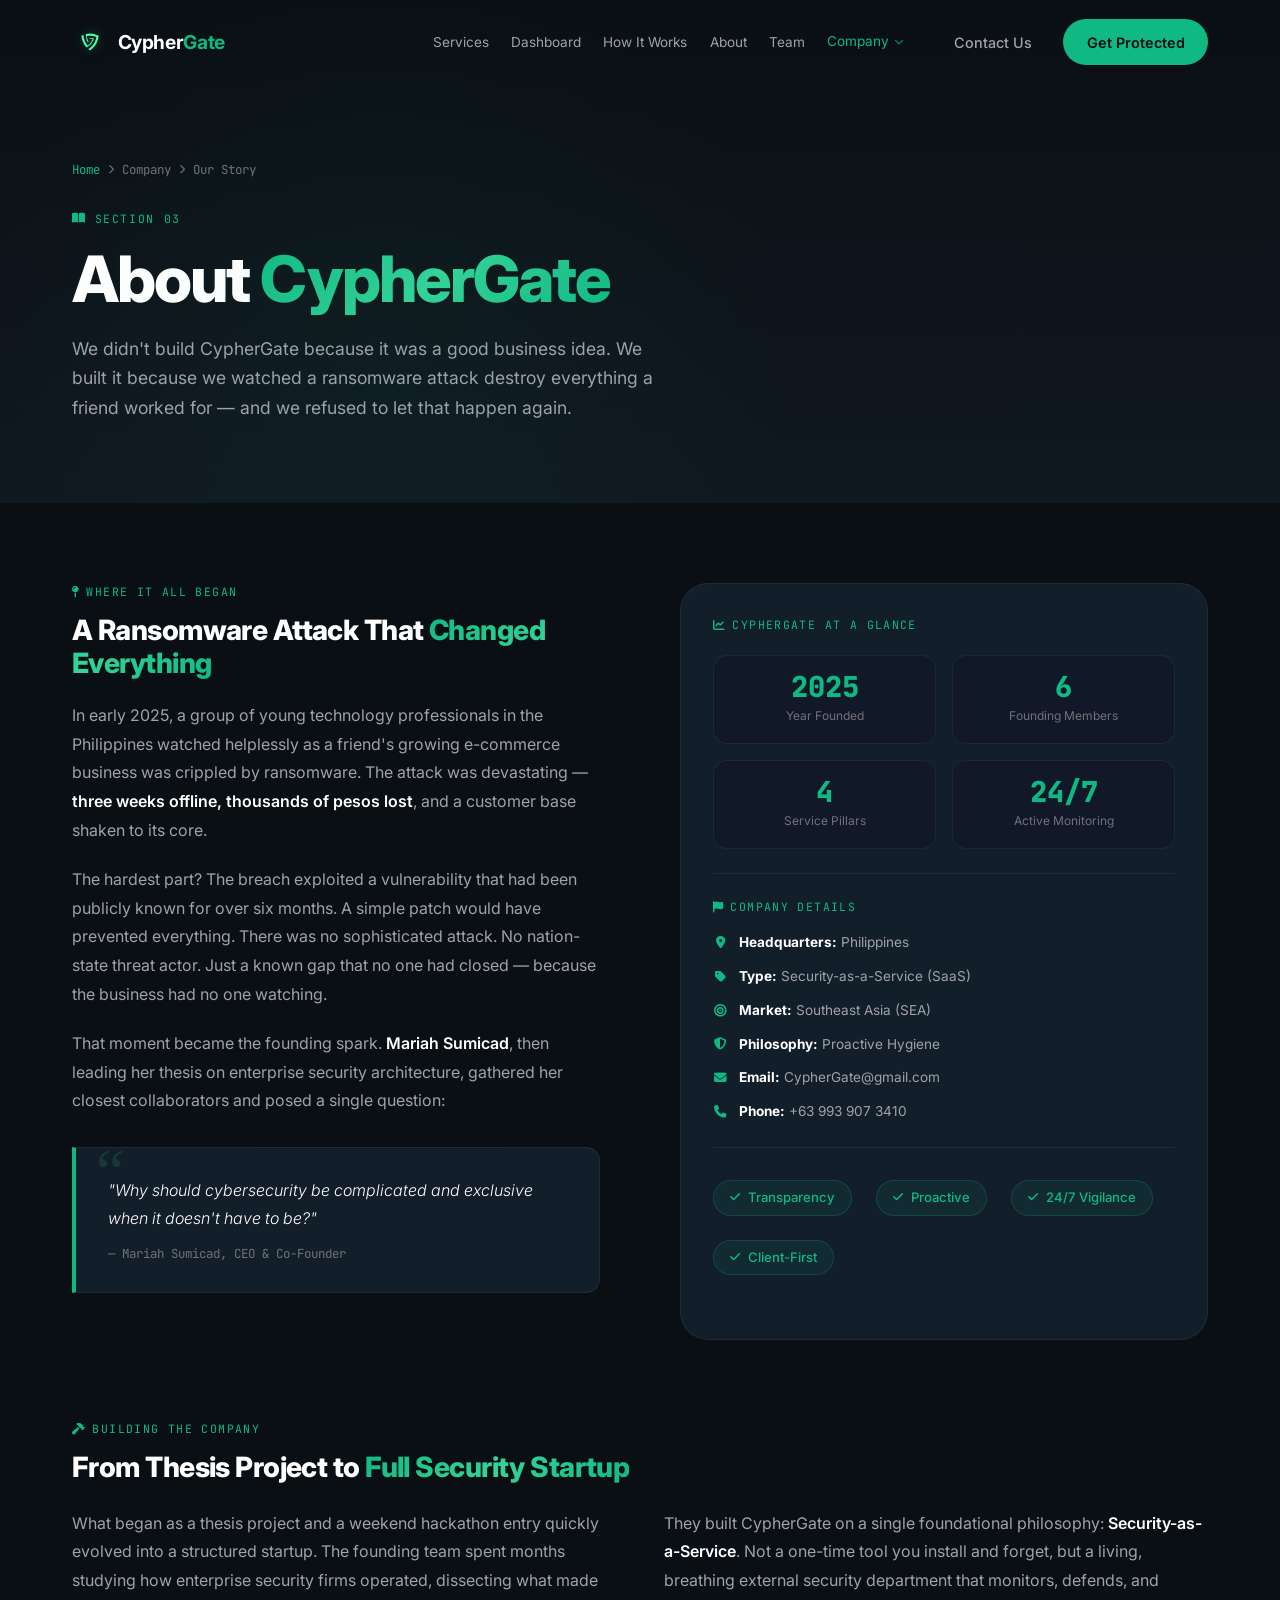
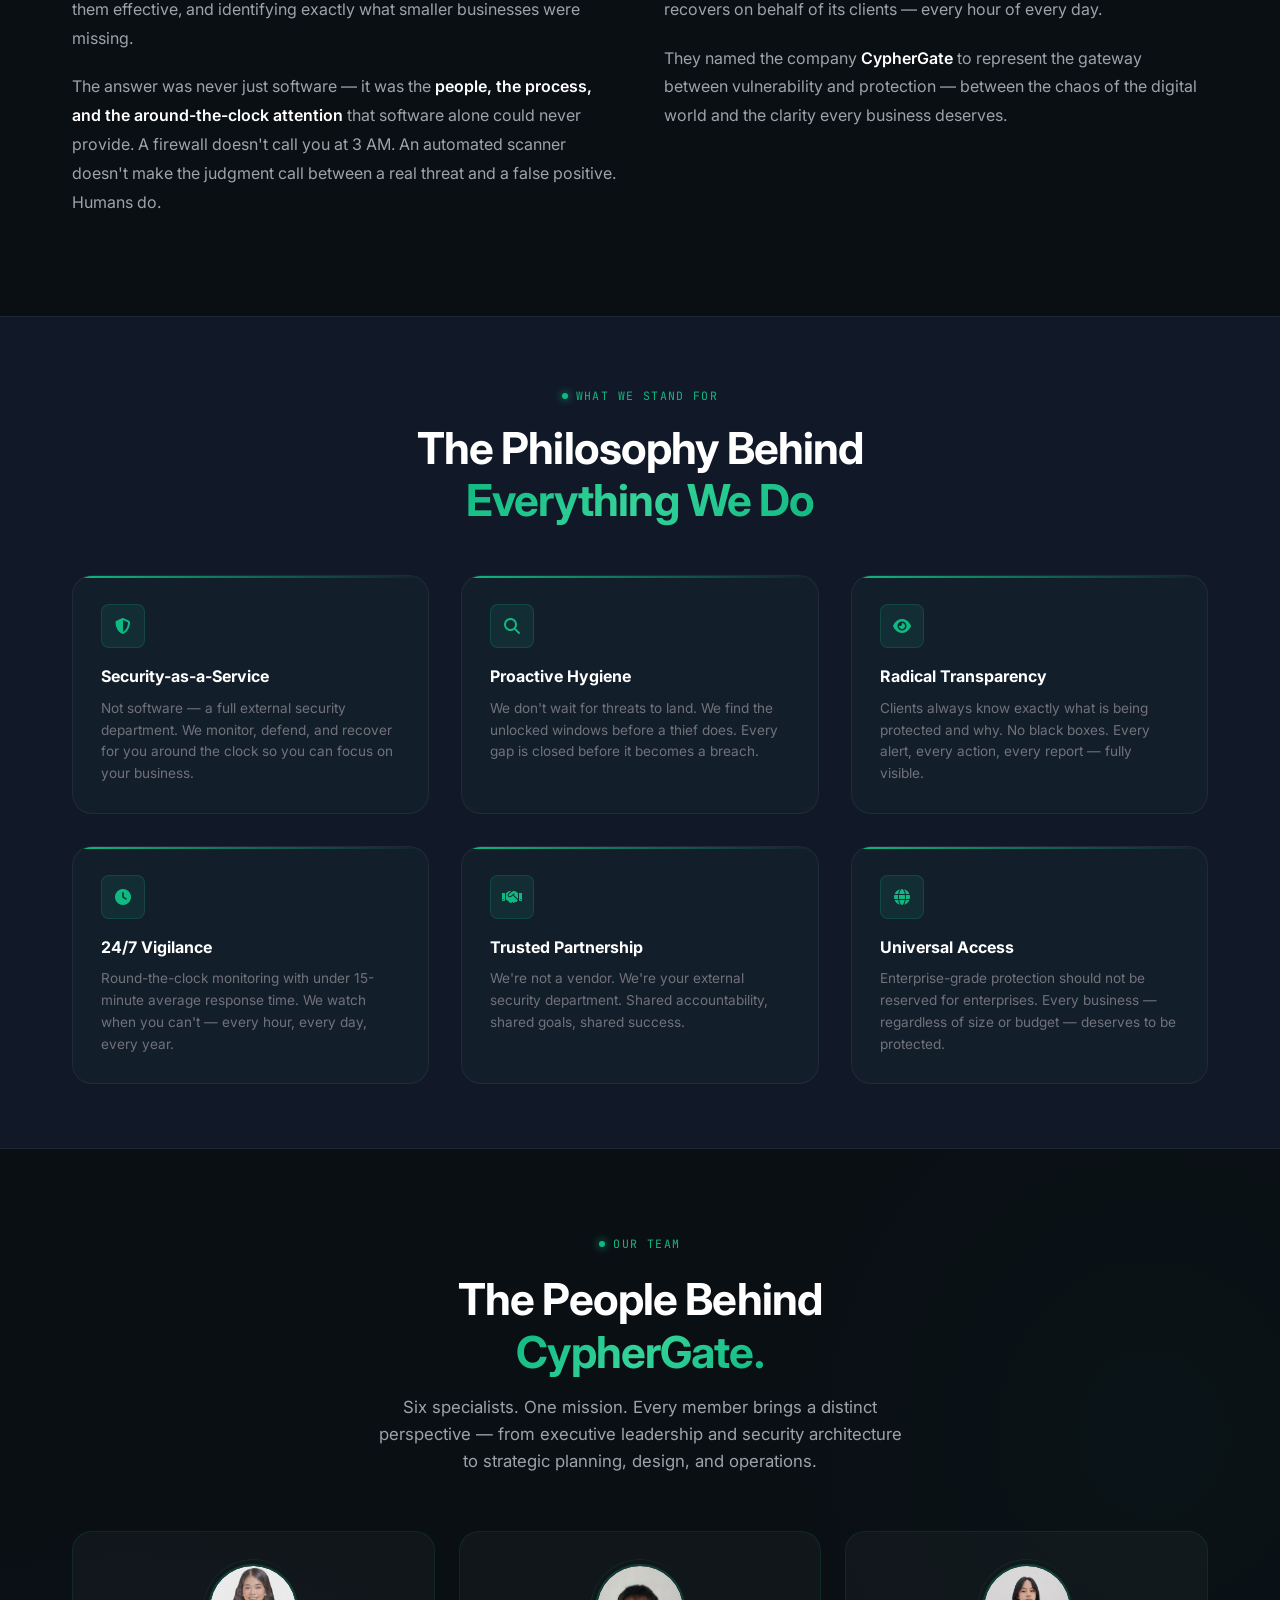
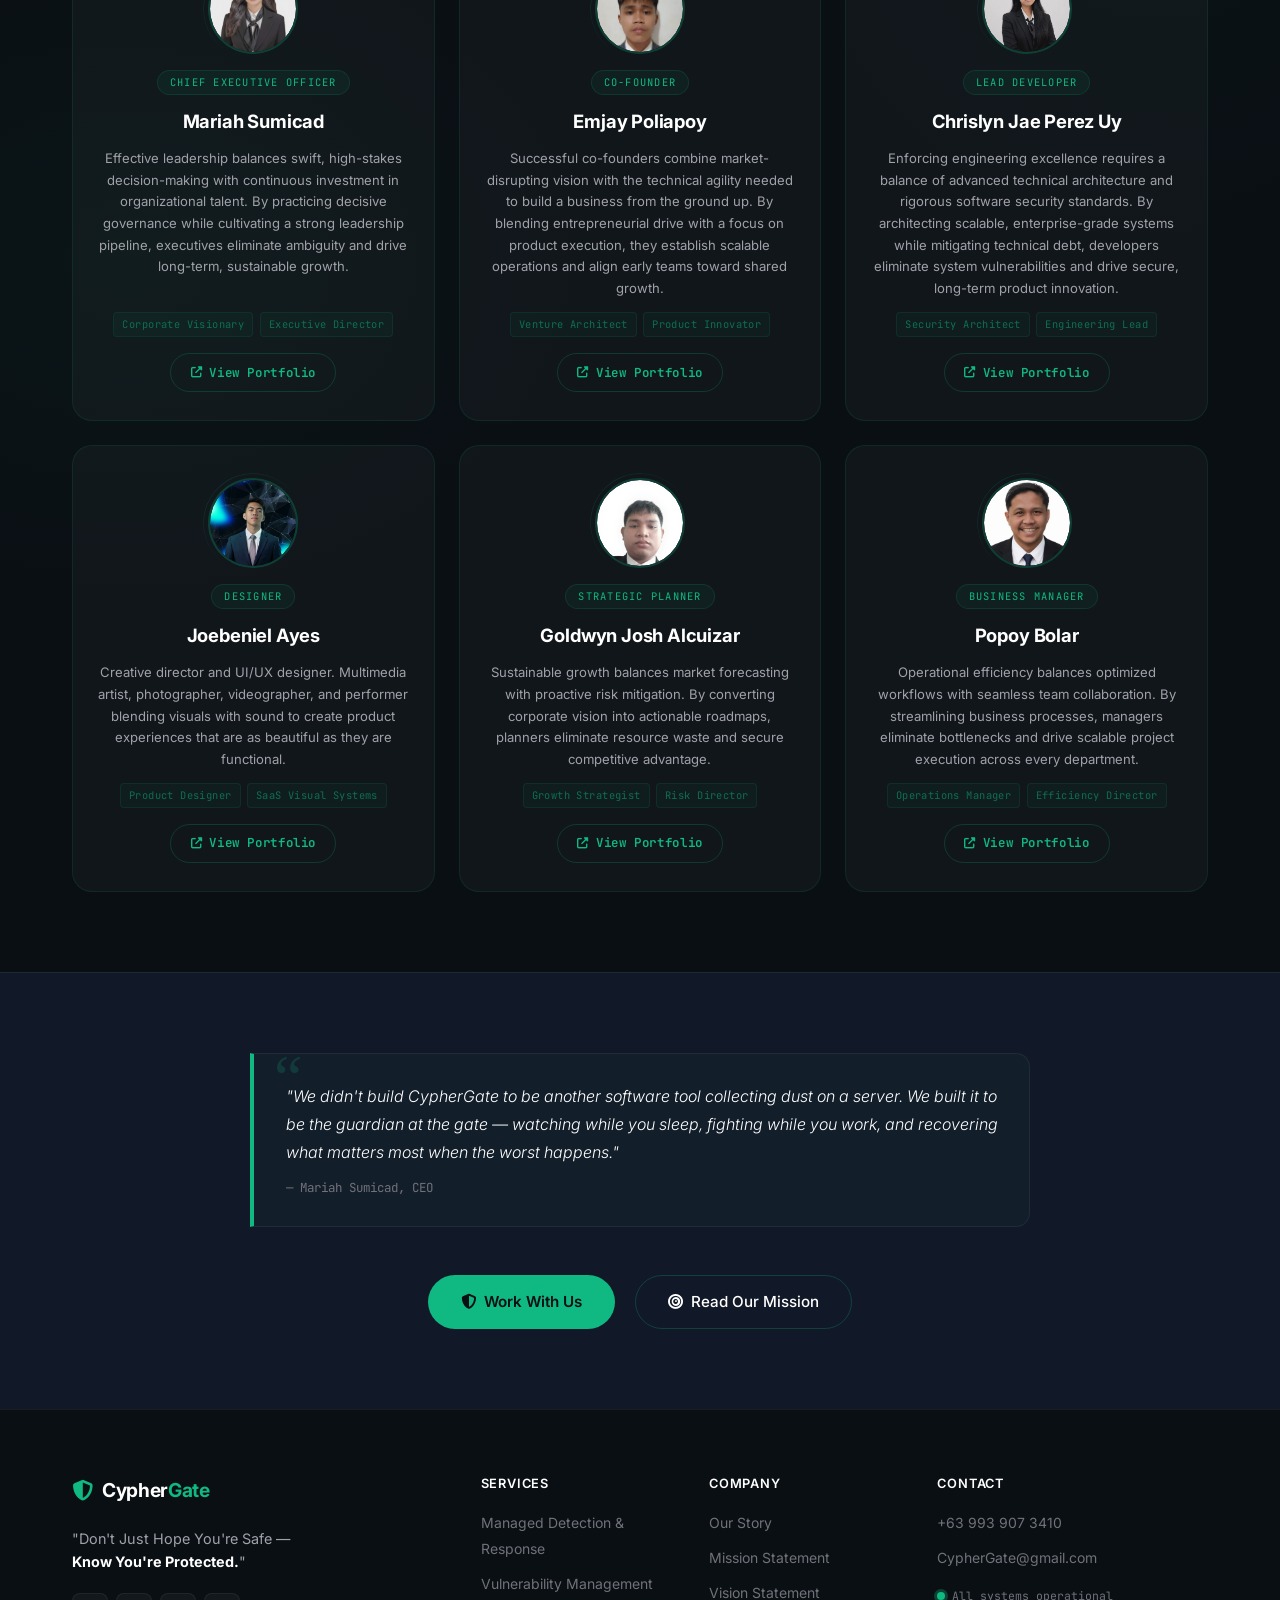
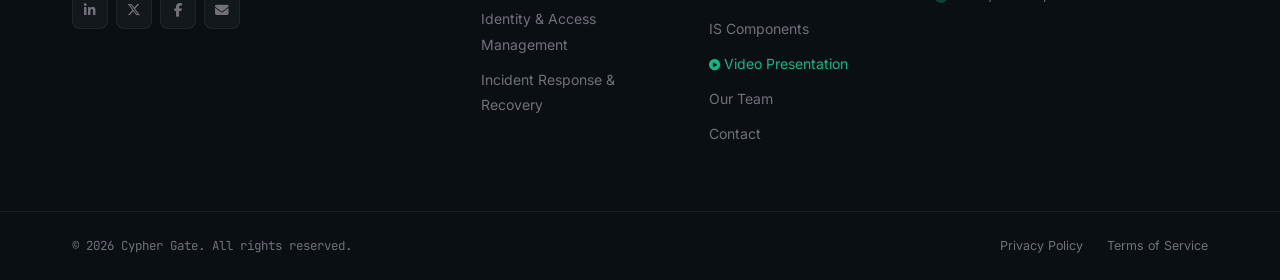
<file: our-story.html>
<!DOCTYPE html>
<html lang="en">
<head>
  <meta charset="UTF-8"/>
  <meta name="viewport" content="width=device-width, initial-scale=1.0"/>
  <title>Our Story — CypherGate</title>
  <link rel="icon" href="asset/img/Logo-favicon.png" type="image/png">
  <meta name="description" content="The story behind CypherGate — how a ransomware attack on a friend's business sparked a mission to protect every business in Southeast Asia."/>
  <link rel="preconnect" href="https://fonts.googleapis.com"/>
  <link rel="preconnect" href="https://fonts.gstatic.com" crossorigin/>
  <link href="https://fonts.googleapis.com/css2?family=Inter:wght@300;400;500;600;700;800&family=JetBrains+Mono:wght@400;500;600&display=swap" rel="stylesheet"/>
  <link rel="stylesheet" href="https://cdnjs.cloudflare.com/ajax/libs/font-awesome/6.5.0/css/all.min.css"/>
  <link rel="stylesheet" href="style.css"/>
  <style>
    /* PAGE HERO */
    .page-hero {
      position: relative; padding: 10rem 0 5rem; overflow: hidden;
      background: linear-gradient(180deg, var(--bg-deep) 0%, var(--bg-base) 100%);
    }
    .page-hero::before {
      content: ''; position: absolute; top: -80px; left: 30%; transform: translateX(-50%);
      width: 900px; height: 900px;
      background: radial-gradient(ellipse, rgba(16,185,129,0.05) 0%, transparent 65%);
      pointer-events: none;
    }
    .breadcrumb {
      display: flex; align-items: center; gap: 0.5rem;
      font-size: 0.78rem; color: var(--text-muted);
      margin-bottom: 1.5rem; font-family: 'JetBrains Mono', monospace;
    }
    .breadcrumb a { color: var(--emerald); }
    .page-tag {
      display: inline-flex; align-items: center; gap: 0.5rem;
      font-size: 0.72rem; color: var(--emerald);
      letter-spacing: 0.14em; text-transform: uppercase;
      margin-bottom: 1rem; font-family: 'JetBrains Mono', monospace;
    }
    .page-title {
      font-size: clamp(2.4rem, 5vw, 4rem); font-weight: 800;
      line-height: 1.1; letter-spacing: -0.03em; margin-bottom: 1.2rem;
    }
    .page-subtitle { font-size: 1.1rem; color: var(--text-mid); max-width: 600px; line-height: 1.7; }
    /* STORY SECTION */
    .story-section { padding: 5rem 0; }
    .story-grid { display: grid; grid-template-columns: 1fr 1fr; gap: 5rem; align-items: start; }
    .story-label {
      font-size: 0.72rem; font-family: 'JetBrains Mono', monospace;
      color: var(--emerald); text-transform: uppercase;
      letter-spacing: 0.12em; margin-bottom: 0.75rem;
    }
    .story-h2 { font-size: 1.75rem; font-weight: 800; line-height: 1.2; letter-spacing: -0.02em; margin-bottom: 1.25rem; }
    .body-text { font-size: 1rem; color: var(--text-mid); line-height: 1.8; margin-bottom: 1.25rem; }
    .body-text strong { color: var(--text-white); font-weight: 600; }
    /* QUOTE BLOCK */
    .quote-block {
      position: relative;
      background: var(--bg-card); border: 1px solid var(--border);
      border-left: 4px solid var(--emerald);
      border-radius: 0 var(--radius-md) var(--radius-md) 0;
      padding: 1.75rem 1.75rem 1.75rem 2rem; margin: 2rem 0;
    }
    .quote-block::before {
      content: '\201C'; position: absolute; top: -0.5rem; left: 1.25rem;
      font-size: 4rem; color: var(--emerald); opacity: 0.18;
      font-family: Georgia, serif; line-height: 1;
    }
    .quote-block p { font-size: 1rem; line-height: 1.75; color: var(--text-white); font-style: italic; font-weight: 300; }
    .quote-block cite { display: block; font-size: 0.78rem; color: var(--text-muted); margin-top: 0.75rem; font-style: normal; font-family: 'JetBrains Mono', monospace; }
    /* STORY VISUAL PANEL */
    .story-visual {
      background: var(--bg-card); border: 1px solid var(--border);
      border-radius: var(--radius-xl); padding: 2rem;
      position: sticky; top: 100px;
    }
    .story-stat-row {
      display: grid; grid-template-columns: 1fr 1fr; gap: 1rem; margin-bottom: 1.5rem;
    }
    .story-stat {
      background: var(--bg-surface); border: 1px solid var(--border);
      border-radius: var(--radius-md); padding: 1.1rem 1.25rem;
      text-align: center;
    }
    .story-stat-num {
      font-size: 1.8rem; font-weight: 800;
      font-family: 'JetBrains Mono', monospace; color: var(--emerald);
      line-height: 1; margin-bottom: 4px;
    }
    .story-stat-label { font-size: 0.75rem; color: var(--text-muted); }
    .story-divider { height: 1px; background: var(--border); margin: 1.5rem 0; }
    .founding-list { display: flex; flex-direction: column; gap: 0.75rem; }
    .founding-item {
      display: flex; align-items: center; gap: 0.75rem;
      font-size: 0.85rem; color: var(--text-mid);
    }
    .founding-item i { color: var(--emerald); width: 14px; text-align: center; font-size: 0.78rem; }
    .founding-item strong { color: var(--text-white); }
    /* PHILOSOPHY SECTION */
    .philosophy-section { padding: 4rem 0; background: var(--bg-surface); border-top: 1px solid var(--border); border-bottom: 1px solid var(--border); }
    .philosophy-grid { display: grid; grid-template-columns: repeat(3, 1fr); gap: 2rem; }
    .philosophy-card {
      background: var(--bg-card); border: 1px solid var(--border);
      border-radius: var(--radius-lg); padding: 1.75rem;
      transition: var(--transition);
    }
    .philosophy-card:hover { border-color: var(--border-hover); transform: translateY(-4px); box-shadow: var(--shadow-glow); }
    .philosophy-icon {
      width: 44px; height: 44px; border-radius: var(--radius-sm);
      background: rgba(16,185,129,0.1); border: 1px solid rgba(16,185,129,0.2);
      display: flex; align-items: center; justify-content: center;
      font-size: 1rem; color: var(--emerald); margin-bottom: 1rem;
    }
    .philosophy-title { font-size: 1rem; font-weight: 700; color: var(--text-white); margin-bottom: 0.5rem; }
    .philosophy-text { font-size: 0.85rem; color: var(--text-muted); line-height: 1.6; }
    /* TEAM SECTION — reuse existing styles with enhancements */
    .team-section { padding: 5rem 0; }
    /* VALUES ROW */
    .values-row {
      display: flex; gap: 1.5rem; flex-wrap: wrap; margin: 2rem 0;
    }
    .value-chip {
      display: flex; align-items: center; gap: 0.5rem;
      background: rgba(16,185,129,0.08); border: 1px solid rgba(16,185,129,0.2);
      border-radius: 999px; padding: 0.4rem 1rem;
      font-size: 0.82rem; color: var(--emerald); font-weight: 500;
    }
    .value-chip i { font-size: 0.72rem; }
    @media(max-width:900px) {
      .story-grid { grid-template-columns: 1fr; }
      .story-visual { position: static; }
      .philosophy-grid { grid-template-columns: 1fr 1fr; }
      .story-stat-row { grid-template-columns: 1fr 1fr; }
    }
    @media(max-width:600px) {
      .philosophy-grid { grid-template-columns: 1fr; }
    }
  </style>
</head>
<body>

  <!-- NAV -->
  <nav class="nav" id="nav">
    <div class="nav-container">
      <a href="index.html" class="nav-logo">
        <img src="asset/img/Logo.png" alt="Cypher Gate" class="logo-img"/>
        <span class="logo-text">Cypher<span class="logo-accent">Gate</span></span>
      </a>
      <ul class="nav-links" id="navLinks">
        <li><a href="index.html#services" class="nav-link">Services</a></li>
        <li><a href="index.html#dashboard" class="nav-link">Dashboard</a></li>
        <li><a href="index.html#how-it-works" class="nav-link">How It Works</a></li>
        <li><a href="our-story.html" class="nav-link">About</a></li>
        <li><a href="index.html#team" class="nav-link">Team</a></li>
        <li class="nav-dropdown-wrap">
          <a href="#" class="nav-link nav-dropdown-trigger" aria-haspopup="true" aria-expanded="false" style="color:var(--emerald)">
            Company <i class="fa-solid fa-chevron-down nav-chevron"></i>
          </a>
          <div class="nav-dropdown" role="menu">
            <a href="mission.html" role="menuitem">
              <i class="fa-solid fa-bullseye dd-icon" style="color:#10B981;"></i> Mission Statement
            </a>
            <a href="vision.html" role="menuitem">
              <i class="fa-solid fa-binoculars dd-icon" style="color:#F59E0B;"></i> Vision Statement
            </a>
            <a href="our-story.html" role="menuitem">
              <i class="fa-solid fa-book-open dd-icon" style="color:#10B981;"></i> Our Story
            </a>
            <div class="nav-dropdown-divider"></div>
            <a href="is-components.html" role="menuitem">
              <i class="fa-solid fa-cubes dd-icon" style="color:#8B5CF6;"></i> IS Components
            </a>
                      <div class="nav-dropdown-divider"></div>
            <a href="video.html" role="menuitem" style="color:var(--emerald);">
              <i class="fa-solid fa-circle-play dd-icon" style="color:#10B981;"></i> Video Presentation
            </a>
          </div>
        </li>
      </ul>
      <div class="nav-actions">
        <a href="index.html#contact" class="btn btn-ghost">Contact Us</a>
        <a href="index.html#contact" class="btn btn-primary">Get Protected</a>
      </div>
      <button class="hamburger" id="hamburger" aria-label="Toggle menu">
        <span></span><span></span><span></span>
      </button>
    </div>
    <div class="mobile-menu" id="mobileMenu">
      <ul>
        <li><a href="index.html#services" class="mobile-link">Services</a></li>
        <li><a href="our-story.html" class="mobile-link">About / Our Story</a></li>
        <li><a href="mission.html" class="mobile-link">Mission</a></li>
        <li><a href="vision.html" class="mobile-link">Vision</a></li>
        <li><a href="is-components.html" class="mobile-link">IS Components</a></li>
        <li><a href="video.html" class="mobile-link" style="color:rgba(16,185,129,0.8);">&#9654; Video Presentation</a></li>
        <li><a href="index.html#contact" class="mobile-link">Contact</a></li>
      </ul>
      <div class="mobile-actions">
        <a href="index.html#contact" class="btn btn-primary btn-full">Get Protected</a>
      </div>
    </div>
  </nav>

  <!-- HERO -->
  <section class="page-hero">
    <div class="container">
      <div class="breadcrumb">
        <a href="index.html">Home</a>
        <i class="fa-solid fa-chevron-right" style="font-size:0.6rem;"></i>
        <span>Company</span>
        <i class="fa-solid fa-chevron-right" style="font-size:0.6rem;"></i>
        <span>Our Story</span>
      </div>
      <div class="page-tag"><i class="fa-solid fa-book-open"></i> Section 03</div>
      <h1 class="page-title">About <span class="gradient-text">CypherGate</span></h1>
      <p class="page-subtitle">We didn't build CypherGate because it was a good business idea. We built it because we watched a ransomware attack destroy everything a friend worked for — and we refused to let that happen again.</p>
    </div>
  </section>

  <!-- WHERE IT BEGAN -->
  <section class="story-section">
    <div class="container">
      <div class="story-grid">
        <div>
          <div class="story-label"><i class="fa-solid fa-map-pin" style="margin-right:6px;"></i>Where It All Began</div>
          <h2 class="story-h2">A Ransomware Attack That <span class="gradient-text">Changed Everything</span></h2>
          <p class="body-text">In early 2025, a group of young technology professionals in the Philippines watched helplessly as a friend's growing e-commerce business was crippled by ransomware. The attack was devastating — <strong>three weeks offline, thousands of pesos lost</strong>, and a customer base shaken to its core.</p>
          <p class="body-text">The hardest part? The breach exploited a vulnerability that had been publicly known for over six months. A simple patch would have prevented everything. There was no sophisticated attack. No nation-state threat actor. Just a known gap that no one had closed — because the business had no one watching.</p>
          <p class="body-text">That moment became the founding spark. <strong>Mariah Sumicad</strong>, then leading her thesis on enterprise security architecture, gathered her closest collaborators and posed a single question:</p>
          <div class="quote-block">
            <p>"Why should cybersecurity be complicated and exclusive when it doesn't have to be?"</p>
            <cite>— Mariah Sumicad, CEO & Co-Founder</cite>
          </div>
        </div>
        <div>
          <div class="story-visual">
            <div class="story-label" style="margin-bottom:1.25rem;"><i class="fa-solid fa-chart-line" style="margin-right:6px;"></i>CypherGate At a Glance</div>
            <div class="story-stat-row">
              <div class="story-stat">
                <div class="story-stat-num">2025</div>
                <div class="story-stat-label">Year Founded</div>
              </div>
              <div class="story-stat">
                <div class="story-stat-num">6</div>
                <div class="story-stat-label">Founding Members</div>
              </div>
              <div class="story-stat">
                <div class="story-stat-num">4</div>
                <div class="story-stat-label">Service Pillars</div>
              </div>
              <div class="story-stat">
                <div class="story-stat-num">24/7</div>
                <div class="story-stat-label">Active Monitoring</div>
              </div>
            </div>
            <div class="story-divider"></div>
            <div class="story-label" style="margin-bottom:1rem;"><i class="fa-solid fa-flag" style="margin-right:6px;"></i>Company Details</div>
            <div class="founding-list">
              <div class="founding-item"><i class="fa-solid fa-location-dot"></i><span><strong>Headquarters:</strong> Philippines</span></div>
              <div class="founding-item"><i class="fa-solid fa-tag"></i><span><strong>Type:</strong> Security-as-a-Service (SaaS)</span></div>
              <div class="founding-item"><i class="fa-solid fa-bullseye"></i><span><strong>Market:</strong> Southeast Asia (SEA)</span></div>
              <div class="founding-item"><i class="fa-solid fa-shield-halved"></i><span><strong>Philosophy:</strong> Proactive Hygiene</span></div>
              <div class="founding-item"><i class="fa-solid fa-envelope"></i><span><strong>Email:</strong> CypherGate@gmail.com</span></div>
              <div class="founding-item"><i class="fa-solid fa-phone"></i><span><strong>Phone:</strong> +63 993 907 3410</span></div>
            </div>
            <div class="story-divider"></div>
            <div class="values-row">
              <div class="value-chip"><i class="fa-solid fa-check"></i> Transparency</div>
              <div class="value-chip"><i class="fa-solid fa-check"></i> Proactive</div>
              <div class="value-chip"><i class="fa-solid fa-check"></i> 24/7 Vigilance</div>
              <div class="value-chip"><i class="fa-solid fa-check"></i> Client-First</div>
            </div>
          </div>
        </div>
      </div>
    </div>
  </section>

  <!-- BUILDING THE COMPANY -->
  <section style="padding:0 0 5rem;">
    <div class="container">
      <div class="story-label"><i class="fa-solid fa-hammer" style="margin-right:6px;"></i>Building the Company</div>
      <h2 class="story-h2" style="max-width:700px;margin-bottom:1.5rem;">From Thesis Project to <span class="gradient-text">Full Security Startup</span></h2>
      <div style="display:grid;grid-template-columns:1fr 1fr;gap:3rem;">
        <div>
          <p class="body-text">What began as a thesis project and a weekend hackathon entry quickly evolved into a structured startup. The founding team spent months studying how enterprise security firms operated, dissecting what made them effective, and identifying exactly what smaller businesses were missing.</p>
          <p class="body-text">The answer was never just software — it was the <strong>people, the process, and the around-the-clock attention</strong> that software alone could never provide. A firewall doesn't call you at 3 AM. An automated scanner doesn't make the judgment call between a real threat and a false positive. Humans do.</p>
        </div>
        <div>
          <p class="body-text">They built CypherGate on a single foundational philosophy: <strong>Security-as-a-Service</strong>. Not a one-time tool you install and forget, but a living, breathing external security department that monitors, defends, and recovers on behalf of its clients — every hour of every day.</p>
          <p class="body-text">They named the company <strong>CypherGate</strong> to represent the gateway between vulnerability and protection — between the chaos of the digital world and the clarity every business deserves.</p>
        </div>
      </div>
    </div>
  </section>

  <!-- CORE PHILOSOPHY -->
  <section class="philosophy-section">
    <div class="container">
      <div style="text-align:center;margin-bottom:3rem;">
        <div class="section-label mono" style="justify-content:center;margin-bottom:1rem;"><span class="label-dot"></span> WHAT WE STAND FOR</div>
        <h2 class="section-title">The Philosophy Behind<br/><span class="gradient-text">Everything We Do</span></h2>
      </div>
      <div class="philosophy-grid">
        <div class="philosophy-card">
          <div class="philosophy-icon"><i class="fa-solid fa-shield-halved"></i></div>
          <div class="philosophy-title">Security-as-a-Service</div>
          <p class="philosophy-text">Not software — a full external security department. We monitor, defend, and recover for you around the clock so you can focus on your business.</p>
        </div>
        <div class="philosophy-card">
          <div class="philosophy-icon"><i class="fa-solid fa-magnifying-glass"></i></div>
          <div class="philosophy-title">Proactive Hygiene</div>
          <p class="philosophy-text">We don't wait for threats to land. We find the unlocked windows before a thief does. Every gap is closed before it becomes a breach.</p>
        </div>
        <div class="philosophy-card">
          <div class="philosophy-icon"><i class="fa-solid fa-eye"></i></div>
          <div class="philosophy-title">Radical Transparency</div>
          <p class="philosophy-text">Clients always know exactly what is being protected and why. No black boxes. Every alert, every action, every report — fully visible.</p>
        </div>
        <div class="philosophy-card">
          <div class="philosophy-icon"><i class="fa-solid fa-clock"></i></div>
          <div class="philosophy-title">24/7 Vigilance</div>
          <p class="philosophy-text">Round-the-clock monitoring with under 15-minute average response time. We watch when you can't — every hour, every day, every year.</p>
        </div>
        <div class="philosophy-card">
          <div class="philosophy-icon"><i class="fa-solid fa-handshake"></i></div>
          <div class="philosophy-title">Trusted Partnership</div>
          <p class="philosophy-text">We're not a vendor. We're your external security department. Shared accountability, shared goals, shared success.</p>
        </div>
        <div class="philosophy-card">
          <div class="philosophy-icon"><i class="fa-solid fa-globe"></i></div>
          <div class="philosophy-title">Universal Access</div>
          <p class="philosophy-text">Enterprise-grade protection should not be reserved for enterprises. Every business — regardless of size or budget — deserves to be protected.</p>
        </div>
      </div>
    </div>
  </section>

  <!-- TEAM SECTION -->
  <section class="team-section" id="team">
    <div class="container">
      <div class="section-header" data-reveal>
        <div class="section-label mono"><span class="label-dot"></span> OUR TEAM</div>
        <h2 class="section-title">The People Behind<br/><span class="gradient-text">CypherGate.</span></h2>
        <p class="section-sub">Six specialists. One mission. Every member brings a distinct perspective — from executive leadership and security architecture to strategic planning, design, and operations.</p>
      </div>
      <div class="team-grid">

        <div class="team-card" data-reveal>
          <div class="team-card__glow"></div>
          <div class="team-avatar">
            <div class="team-avatar__placeholder mono"><img src="asset/members/Mariah.jpg" alt="Mariah Sumicad"/></div>
            <div class="team-avatar__ring"></div>
          </div>
          <div class="team-badge mono">Chief Executive Officer</div>
          <h3 class="team-name">Mariah Sumicad</h3>
          <p class="team-bio">Effective leadership balances swift, high-stakes decision-making with continuous investment in organizational talent. By practicing decisive governance while cultivating a strong leadership pipeline, executives eliminate ambiguity and drive long-term, sustainable growth.</p>
          <div class="team-tags">
            <span class="team-tag">Corporate Visionary</span>
            <span class="team-tag">Executive Director</span>
          </div>
          <a href="https://mamaesumicad.my.canva.site/mm/" class="team-portfolio-btn" target="_blank" rel="noopener noreferrer">
            <i class="fas fa-external-link-alt"></i> View Portfolio
          </a>
        </div>

        <div class="team-card" data-reveal>
          <div class="team-card__glow"></div>
          <div class="team-avatar">
            <div class="team-avatar__placeholder mono"><img src="asset/members/poliapoy.jpg" alt="Emjay Poliapoy"/></div>
            <div class="team-avatar__ring"></div>
          </div>
          <div class="team-badge mono">Co-Founder</div>
          <h3 class="team-name">Emjay Poliapoy</h3>
          <p class="team-bio">Successful co-founders combine market-disrupting vision with the technical agility needed to build a business from the ground up. By blending entrepreneurial drive with a focus on product execution, they establish scalable operations and align early teams toward shared growth.</p>
          <div class="team-tags">
            <span class="team-tag">Venture Architect</span>
            <span class="team-tag">Product Innovator</span>
          </div>
          <a href="https://poliapoyportfolio.netlify.app/" class="team-portfolio-btn" target="_blank" rel="noopener noreferrer">
            <i class="fas fa-external-link-alt"></i> View Portfolio
          </a>
        </div>

        <div class="team-card" data-reveal>
          <div class="team-card__glow"></div>
          <div class="team-avatar">
            <div class="team-avatar__placeholder mono"><img src="asset/members/UY.jpg" alt="Chrislyn Jae Perez Uy"/></div>
            <div class="team-avatar__ring"></div>
          </div>
          <div class="team-badge mono">Lead Developer</div>
          <h3 class="team-name">Chrislyn Jae Perez Uy</h3>
          <p class="team-bio">Enforcing engineering excellence requires a balance of advanced technical architecture and rigorous software security standards. By architecting scalable, enterprise-grade systems while mitigating technical debt, developers eliminate system vulnerabilities and drive secure, long-term product innovation.</p>
          <div class="team-tags">
            <span class="team-tag">Security Architect</span>
            <span class="team-tag">Engineering Lead</span>
          </div>
          <a href="https://sites.google.com/view/jaespersonalwebsite/home?authuser=0" class="team-portfolio-btn" target="_blank" rel="noopener noreferrer">
            <i class="fas fa-external-link-alt"></i> View Portfolio
          </a>
        </div>

        <div class="team-card" data-reveal>
          <div class="team-card__glow"></div>
          <div class="team-avatar">
            <div class="team-avatar__placeholder mono"><img src="asset/members/niel Profile.png" alt="Joebeniel Ayes"/></div>
            <div class="team-avatar__ring"></div>
          </div>
          <div class="team-badge mono">Designer</div>
          <h3 class="team-name">Joebeniel Ayes</h3>
          <p class="team-bio">Creative director and UI/UX designer. Multimedia artist, photographer, videographer, and performer blending visuals with sound to create product experiences that are as beautiful as they are functional.</p>
          <div class="team-tags">
            <span class="team-tag">Product Designer</span>
            <span class="team-tag">SaaS Visual Systems</span>
          </div>
          <a href="https://sites.google.com/view/ayesjoebeniel/home?authuser=0" class="team-portfolio-btn" target="_blank" rel="noopener noreferrer">
            <i class="fas fa-external-link-alt"></i> View Portfolio
          </a>
        </div>

        <div class="team-card" data-reveal>
          <div class="team-card__glow"></div>
          <div class="team-avatar">
            <div class="team-avatar__placeholder mono"><img src="asset/members/goldwyn.jpg" alt=""></div>
            <div class="team-avatar__ring"></div>
          </div>
          <div class="team-badge mono">Strategic Planner</div>
          <h3 class="team-name">Goldwyn Josh Alcuizar</h3>
          <p class="team-bio">Sustainable growth balances market forecasting with proactive risk mitigation. By converting corporate vision into actionable roadmaps, planners eliminate resource waste and secure competitive advantage.</p>
          <div class="team-tags">
            <span class="team-tag">Growth Strategist</span>
            <span class="team-tag">Risk Director</span>
          </div>
          <a href="https://sites.google.com/view/alcuizar-portfolio" class="team-portfolio-btn" target="_blank" rel="noopener noreferrer">
            <i class="fas fa-external-link-alt"></i>
            View Portfolio
          </a>
        </div>

        <div class="team-card" data-reveal>
          <div class="team-card__glow"></div>
          <div class="team-avatar">
            <div class="team-avatar__placeholder mono"><img src="asset/members/bolar.jpg" alt=""></div>
            <div class="team-avatar__ring"></div>
          </div>
          <div class="team-badge mono">Business Manager</div>
          <h3 class="team-name">Popoy Bolar</h3>
          <p class="team-bio">Operational efficiency balances optimized workflows with seamless team collaboration. By streamlining business processes, managers eliminate bottlenecks and drive scalable project execution across every department.</p>
          <div class="team-tags">
            <span class="team-tag">Operations Manager</span>
            <span class="team-tag">Efficiency Director</span>
          </div>
          <a href="https://ahronbolar.my.canva.site/about-me" class="team-portfolio-btn" target="_blank" rel="noopener noreferrer">
            <i class="fas fa-external-link-alt"></i>
            View Portfolio
          </a>
        </div>

      </div>
    </div>
  </section>

  <!-- PROMISE CTA -->
  <section style="padding:5rem 0;background:var(--bg-surface);border-top:1px solid var(--border);">
    <div class="container">
      <div class="quote-block" style="max-width:780px;margin:0 auto 3rem;border-left-color:var(--emerald);">
        <p>"We didn't build CypherGate to be another software tool collecting dust on a server. We built it to be the guardian at the gate — watching while you sleep, fighting while you work, and recovering what matters most when the worst happens."</p>
        <cite>— Mariah Sumicad, CEO</cite>
      </div>
      <div style="text-align:center;">
        <a href="index.html#contact" class="btn btn-primary btn-lg"><i class="fa-solid fa-shield-halved"></i> Work With Us</a>
        <a href="mission.html" class="btn btn-outline btn-lg" style="margin-left:1rem;"><i class="fa-solid fa-bullseye"></i> Read Our Mission</a>
      </div>
    </div>
  </section>

  <!-- FOOTER -->
  <footer class="footer">
    <div class="footer-top"><div class="container"><div class="footer-grid">
      <div class="footer-brand">
        <a href="index.html" class="nav-logo">
          <span class="logo-icon"><i class="fa-solid fa-shield-halved"></i></span>
          <span class="logo-text">Cypher<span class="logo-accent">Gate</span></span>
        </a>
        <p class="footer-tagline">"Don't Just Hope You're Safe —<br/><strong>Know You're Protected.</strong>"</p>
        <div class="social-links">
          <a href="https://www.linkedin.com" class="social-link" target="_blank"><i class="fa-brands fa-linkedin-in"></i></a>
          <a href="https://www.twitter.com" class="social-link" target="_blank"><i class="fa-brands fa-x-twitter"></i></a>
          <a href="https://www.facebook.com" class="social-link" target="_blank"><i class="fa-brands fa-facebook-f"></i></a>
          <a href="mailto:CypherGate@gmail.com" class="social-link"><i class="fa-solid fa-envelope"></i></a>
        </div>
      </div>
      <div class="footer-col">
        <h4 class="footer-col-title">Services</h4>
        <ul>
          <li><a href="index.html#services">Managed Detection & Response</a></li>
          <li><a href="index.html#services">Vulnerability Management</a></li>
          <li><a href="index.html#services">Identity & Access Management</a></li>
          <li><a href="index.html#services">Incident Response & Recovery</a></li>
        </ul>
      </div>
      <div class="footer-col">
        <h4 class="footer-col-title">Company</h4>
        <ul>
          <li><a href="our-story.html">Our Story</a></li>
          <li><a href="mission.html">Mission Statement</a></li>
          <li><a href="vision.html">Vision Statement</a></li>
          <li><a href="is-components.html">IS Components</a></li>
              <li><a href="video.html" style="color:var(--emerald);"><i class="fa-solid fa-circle-play" style="font-size:0.7rem;margin-right:4px;"></i>Video Presentation</a></li>
          <li><a href="index.html#team">Our Team</a></li>
          <li><a href="index.html#contact">Contact</a></li>
        </ul>
      </div>
      <div class="footer-col">
        <h4 class="footer-col-title">Contact</h4>
        <ul>
          <li><a href="tel:+639993907410">+63 993 907 3410</a></li>
          <li><a href="mailto:CypherGate@gmail.com">CypherGate@gmail.com</a></li>
        </ul>
        <div class="footer-status mono">
          <span class="pulse-dot green" style="display:inline-block;margin-right:.4rem"></span>All systems operational
        </div>
      </div>
    </div></div></div>
    <div class="footer-bottom"><div class="container">
      <p class="copyright mono">© 2026 Cypher Gate. All rights reserved.</p>
      <div class="footer-links">
        <a href="coming-soon.html">Privacy Policy</a>
        <a href="coming-soon.html">Terms of Service</a>
      </div>
    </div></div>
  </footer>

  <script src="script.js"></script>
</body>
</html>
</file>
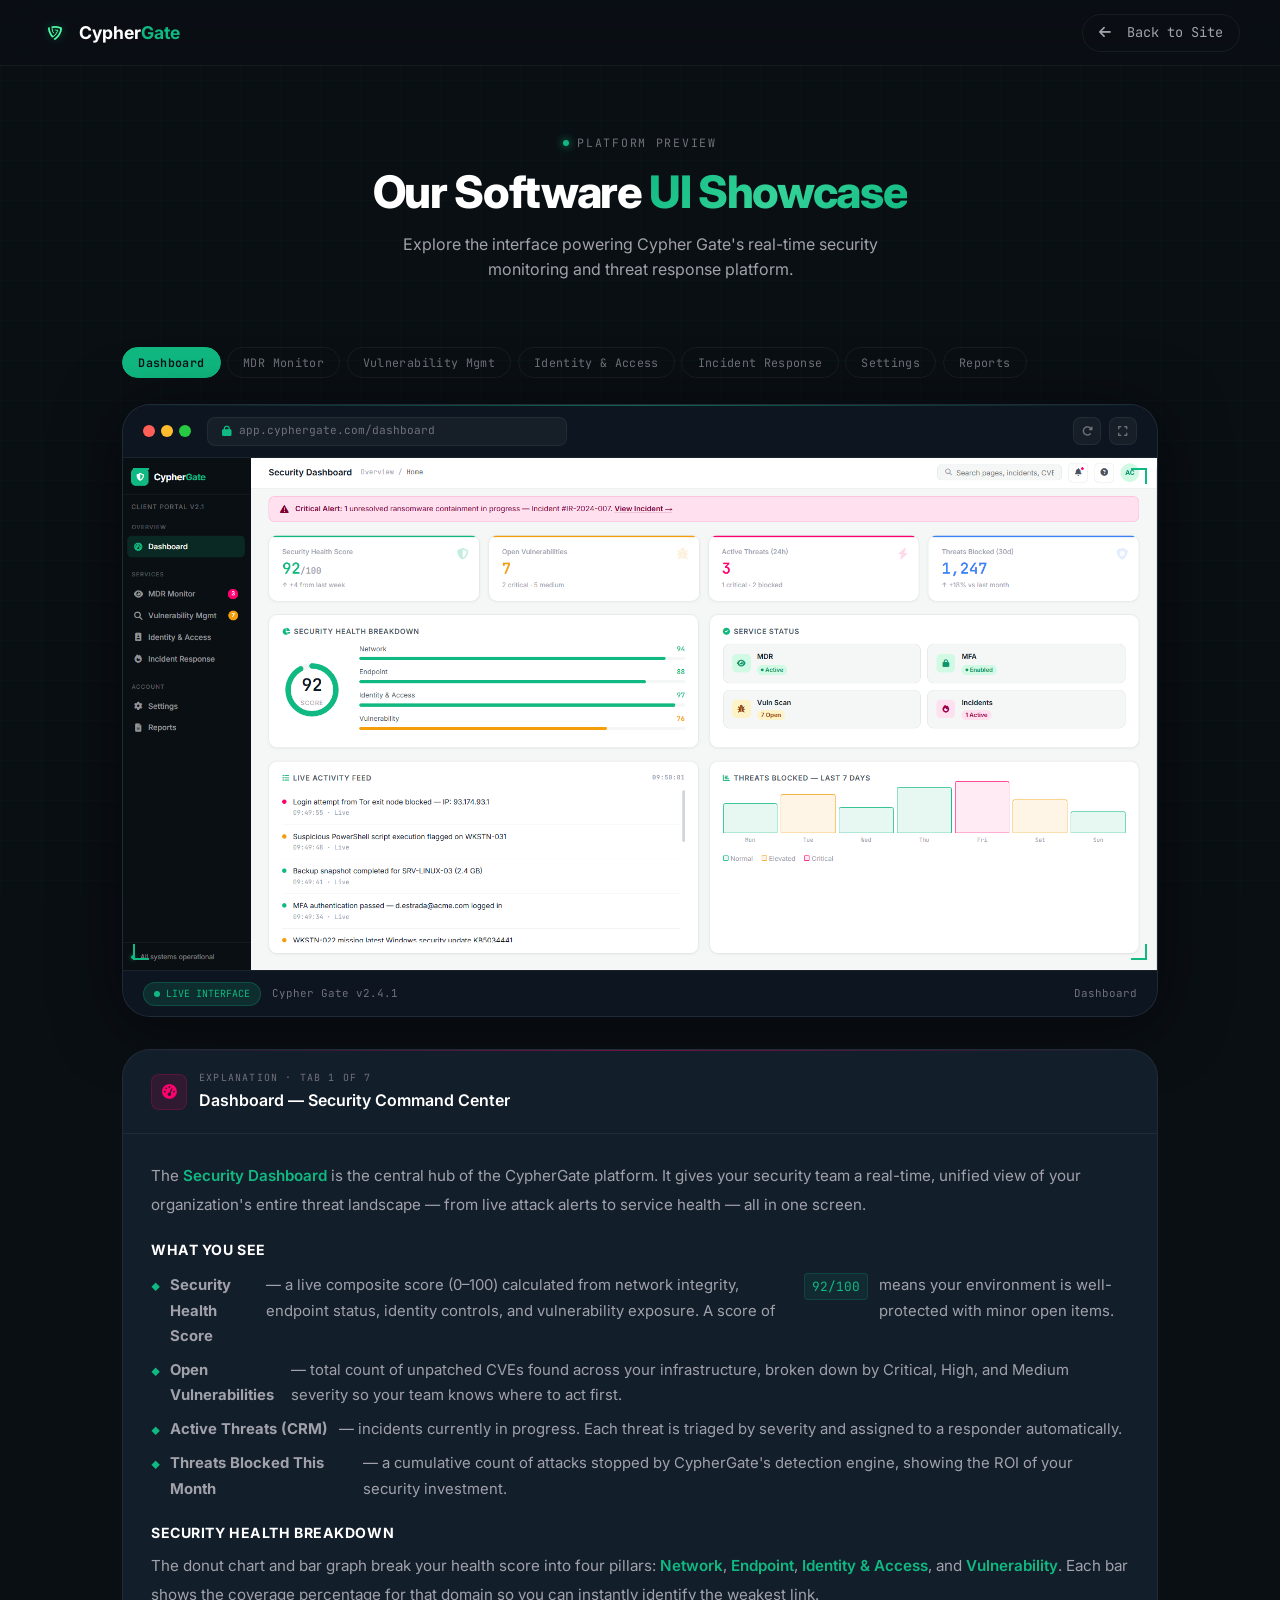
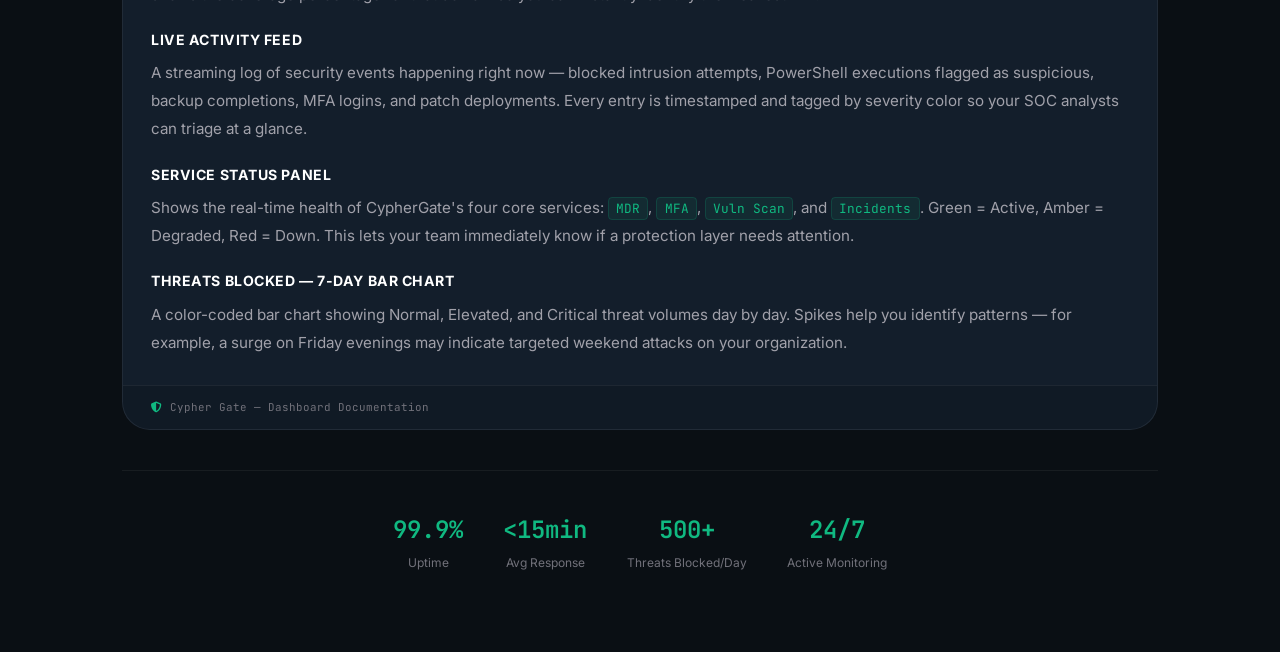
<file: software-ui.html>
<!DOCTYPE html>
<html lang="en">
<head>
  <meta charset="UTF-8" />
  <meta name="viewport" content="width=device-width, initial-scale=1.0" />
  <title>Software UI Preview — Cypher Gate</title>
  <link rel="icon" href="asset/img/Logo-favicon.png" type="image/png">

  <link rel="preconnect" href="https://fonts.googleapis.com" />
  <link rel="preconnect" href="https://fonts.gstatic.com" crossorigin />
  <link href="https://fonts.googleapis.com/css2?family=Inter:wght@300;400;500;600;700;800&family=JetBrains+Mono:wght@400;500;600&display=swap" rel="stylesheet" />
  <link rel="stylesheet" href="https://cdnjs.cloudflare.com/ajax/libs/font-awesome/6.5.0/css/all.min.css" />

  <style>
    /* ── Variables ── */
    :root {
      --bg-deep:      #0A0F14;
      --bg-base:      #101820;
      --bg-surface:   #111827;
      --bg-card:      #131e2b;
      --emerald:      #10B981;
      --emerald-glow: rgba(16,185,129,0.15);
      --emerald-glow2:rgba(16,185,129,0.06);
      --amber:        #F59E0B;
      --magenta:      #FF006E;
      --magenta-glow: rgba(255,0,110,0.12);
      --text-white:   #FFFFFF;
      --text-mid:     #A1A1AA;
      --text-muted:   #71717A;
      --border:       rgba(255,255,255,0.06);
      --border-hover: rgba(16,185,129,0.25);
      --radius-sm:    8px;
      --radius-md:    14px;
      --radius-lg:    20px;
      --radius-xl:    28px;
      --transition:   all 0.3s cubic-bezier(0.4,0,0.2,1);
    }

    *, *::before, *::after { box-sizing: border-box; margin: 0; padding: 0; }
    html { scroll-behavior: smooth; }
    body {
      font-family: 'Inter', sans-serif;
      background: var(--bg-deep);
      color: var(--text-white);
      line-height: 1.6;
      overflow-x: hidden;
      -webkit-font-smoothing: antialiased;
      min-height: 100vh;
    }
    .mono { font-family: 'JetBrains Mono', monospace; }
    a { text-decoration: none; color: inherit; }

    /* Grid BG */
    body::before {
      content: '';
      position: fixed;
      inset: 0;
      background-image:
        linear-gradient(rgba(16,185,129,0.025) 1px, transparent 1px),
        linear-gradient(90deg, rgba(16,185,129,0.025) 1px, transparent 1px);
      background-size: 40px 40px;
      pointer-events: none;
      z-index: 0;
    }

    /* ── NAV ── */
    .nav {
      position: fixed;
      top: 0; left: 0; right: 0;
      z-index: 1000;
      padding: 0.85rem 2rem;
      background: rgba(10,15,20,0.9);
      backdrop-filter: blur(20px);
      -webkit-backdrop-filter: blur(20px);
      border-bottom: 1px solid var(--border);
    }
    .nav-inner {
      max-width: 1200px;
      margin: 0 auto;
      display: flex;
      align-items: center;
      justify-content: space-between;
    }
    .nav-logo {
      display: flex;
      align-items: center;
      gap: 0.55rem;
      font-weight: 700;
      font-size: 1.1rem;
    }
    .logo-accent { color: var(--emerald); }
    .nav-back {
      display: inline-flex;
      align-items: center;
      gap: 0.5rem;
      color: var(--text-mid);
      font-size: 0.85rem;
      font-family: 'JetBrains Mono', monospace;
      padding: 0.45rem 1rem;
      border: 1px solid var(--border);
      border-radius: 999px;
      transition: var(--transition);
    }
    .nav-back:hover {
      color: var(--emerald);
      border-color: var(--border-hover);
      background: var(--emerald-glow2);
    }

    /* ── LAYOUT ── */
    .page-wrapper {
      position: relative;
      z-index: 1;
      padding-top: 80px;
      padding-bottom: 5rem;
    }
    .container {
      max-width: 1100px;
      margin: 0 auto;
      padding: 0 2rem;
    }

    /* ── PAGE HEADER ── */
    .page-header {
      text-align: center;
      padding: 3rem 0 2rem;
    }
    .page-label {
      display: inline-flex;
      align-items: center;
      gap: 0.5rem;
      font-family: 'JetBrains Mono', monospace;
      font-size: 0.72rem;
      color: var(--text-muted);
      letter-spacing: 0.15em;
      text-transform: uppercase;
      margin-bottom: 0.9rem;
    }
    .label-dot {
      width: 6px; height: 6px;
      border-radius: 50%;
      background: var(--emerald);
      box-shadow: 0 0 8px var(--emerald);
      animation: blink 2s ease-in-out infinite;
    }
    @keyframes blink {
      0%,100% { opacity:1; } 50% { opacity:0.4; }
    }
    .page-title {
      font-size: clamp(1.8rem, 4vw, 2.8rem);
      font-weight: 800;
      line-height: 1.15;
      letter-spacing: -0.03em;
      margin-bottom: 0.85rem;
    }
    .gradient-text {
      background: linear-gradient(135deg, var(--emerald) 0%, #34D399 50%, var(--emerald) 100%);
      -webkit-background-clip: text;
      -webkit-text-fill-color: transparent;
      background-clip: text;
    }
    .page-sub {
      color: var(--text-mid);
      font-size: 1rem;
      max-width: 500px;
      margin: 0 auto;
    }

    /* ── TABS BAR ── */
    .tabs-bar {
      display: flex;
      align-items: center;
      gap: 0.4rem;
      margin: 2rem 0 1.5rem;
      overflow-x: auto;
      -webkit-overflow-scrolling: touch;
      scrollbar-width: none;
      padding-bottom: 2px;
    }
    .tabs-bar::-webkit-scrollbar { display: none; }
    .tab-btn {
      flex-shrink: 0;
      font-family: 'JetBrains Mono', monospace;
      font-size: 0.73rem;
      padding: 0.42rem 0.95rem;
      border-radius: 999px;
      border: 1px solid var(--border);
      background: transparent;
      color: var(--text-muted);
      cursor: pointer;
      transition: var(--transition);
      letter-spacing: 0.03em;
      white-space: nowrap;
    }
    .tab-btn:hover {
      border-color: var(--border-hover);
      color: var(--text-white);
    }
    .tab-btn.active {
      background: var(--emerald);
      border-color: var(--emerald);
      color: var(--bg-deep);
      font-weight: 600;
    }

    /* ── VIEWER CARD ── */
    .ui-viewer-card {
      background: var(--bg-card);
      border: 1px solid var(--border);
      border-radius: var(--radius-xl);
      overflow: hidden;
      box-shadow: 0 8px 64px rgba(0,0,0,0.5);
      position: relative;
    }
    .ui-viewer-card::before {
      content: '';
      position: absolute;
      top: 0; left: 0; right: 0;
      height: 1px;
      background: linear-gradient(90deg, transparent, var(--emerald), transparent);
      opacity: 0.5;
      z-index: 1;
    }

    /* ── BROWSER CHROME ── */
    .browser-chrome {
      background: #0d1520;
      border-bottom: 1px solid var(--border);
      padding: 0.7rem 1.25rem;
      display: flex;
      align-items: center;
      gap: 1rem;
    }
    .browser-dots { display: flex; gap: 6px; }
    .dot { width: 12px; height: 12px; border-radius: 50%; }
    .dot-red   { background: #FF5F57; }
    .dot-amber { background: #FFBD2E; }
    .dot-green { background: #28CA41; }
    .browser-url {
      flex: 1;
      background: rgba(255,255,255,0.04);
      border: 1px solid var(--border);
      border-radius: var(--radius-sm);
      padding: 0.3rem 0.85rem;
      display: flex;
      align-items: center;
      gap: 0.45rem;
      font-family: 'JetBrains Mono', monospace;
      font-size: 0.7rem;
      color: var(--text-muted);
      max-width: 360px;
      min-width: 0;
      overflow: hidden;
    }
    .browser-url span {
      white-space: nowrap;
      overflow: hidden;
      text-overflow: ellipsis;
    }
    .url-lock { color: var(--emerald); font-size: 0.68rem; flex-shrink: 0; }
    .browser-actions { display: flex; gap: 0.5rem; align-items: center; margin-left: auto; }
    .browser-action-btn {
      width: 28px; height: 28px;
      border-radius: var(--radius-sm);
      background: rgba(255,255,255,0.04);
      border: 1px solid var(--border);
      display: flex; align-items: center; justify-content: center;
      color: var(--text-muted);
      font-size: 0.68rem;
      cursor: pointer;
      transition: var(--transition);
    }
    .browser-action-btn:hover { color: var(--emerald); border-color: var(--border-hover); }

    /* ══════════════════════════════════════════════
       IMAGE ZONE — the core fix
       Images are ~1904×943 (ratio ≈ 2.018:1)
       We use padding-top trick so the zone always
       matches the image ratio on every screen size.
    ══════════════════════════════════════════════ */
    .image-zone {
      position: relative;
      width: 100%;
      /* padding-top = (height/width)*100 = (943/1904)*100 ≈ 49.53% */
      padding-top: 49.53%;
      background: #0d1a24;
      overflow: hidden;
    }

    /* Every slide sits in the same absolute box */
    .tab-slide {
      position: absolute;
      inset: 0;
      display: none;
    }
    .tab-slide.active {
      display: block;
    }

    /* The image fills the slide perfectly — no zoom, no crop */
    .tab-slide img {
      position: absolute;
      inset: 0;
      width: 100%;
      height: 100%;
      object-fit: fill;   /* stretch to exact pixel — no black bars, no zoom */
      display: block;
    }

    /* Corner brackets */
    .corner {
      position: absolute;
      width: 16px; height: 16px;
      pointer-events: none;
      z-index: 2;
    }
    .corner-tl { top:10px; left:10px;  border-top:2px solid var(--emerald); border-left:2px solid var(--emerald); }
    .corner-tr { top:10px; right:10px; border-top:2px solid var(--emerald); border-right:2px solid var(--emerald); }
    .corner-bl { bottom:10px; left:10px;  border-bottom:2px solid var(--emerald); border-left:2px solid var(--emerald); }
    .corner-br { bottom:10px; right:10px; border-bottom:2px solid var(--emerald); border-right:2px solid var(--emerald); }

    /* Scan line */
    .scan-line {
      position: absolute;
      left: 0; right: 0;
      height: 2px;
      background: linear-gradient(90deg, transparent, rgba(16,185,129,0.45), transparent);
      animation: scan 4s ease-in-out infinite;
      pointer-events: none;
      z-index: 2;
    }
    @keyframes scan {
      0%   { top:0%;   opacity:0; }
      5%   { opacity:1; }
      95%  { opacity:1; }
      100% { top:100%; opacity:0; }
    }

    /* ── VIEWER FOOTER ── */
    .viewer-footer {
      background: #0d1520;
      border-top: 1px solid var(--border);
      padding: 0.65rem 1.25rem;
      display: flex;
      align-items: center;
      justify-content: space-between;
      gap: 0.5rem;
      flex-wrap: wrap;
    }
    .viewer-meta {
      display: flex;
      align-items: center;
      gap: 0.65rem;
      font-family: 'JetBrains Mono', monospace;
      font-size: 0.68rem;
      color: var(--text-muted);
    }
    .status-pill {
      display: inline-flex;
      align-items: center;
      gap: 0.35rem;
      padding: 0.2rem 0.65rem;
      border-radius: 999px;
      font-size: 0.62rem;
      font-family: 'JetBrains Mono', monospace;
      border: 1px solid rgba(16,185,129,0.25);
      background: var(--emerald-glow);
      color: var(--emerald);
    }
    .pulse-dot {
      width: 6px; height: 6px;
      border-radius: 50%;
      background: var(--emerald);
      animation: blink 1.5s ease-in-out infinite;
    }

    /* ── EXPLANATION PANEL ── */
    .explanation-section { margin-top: 2rem; }
    .explanation-card {
      background: var(--bg-card);
      border: 1px solid var(--border);
      border-radius: var(--radius-xl);
      overflow: hidden;
      position: relative;
    }
    .explanation-card::before {
      content: '';
      position: absolute;
      top:0; left:0; right:0;
      height: 1px;
      background: linear-gradient(90deg, transparent, var(--magenta), transparent);
      opacity: 0.4;
    }
    .explanation-header {
      padding: 1.25rem 1.75rem;
      border-bottom: 1px solid var(--border);
      display: flex;
      align-items: center;
      gap: 0.75rem;
    }
    .expl-icon {
      width: 36px; height: 36px;
      border-radius: var(--radius-sm);
      background: var(--magenta-glow);
      border: 1px solid rgba(255,0,110,0.2);
      display: flex; align-items: center; justify-content: center;
      color: var(--magenta);
      font-size: 0.9rem;
      flex-shrink: 0;
    }
    .expl-label {
      font-size: 0.62rem;
      font-family: 'JetBrains Mono', monospace;
      color: var(--text-muted);
      letter-spacing: 0.12em;
      text-transform: uppercase;
    }
    .expl-heading { font-size: 1rem; font-weight: 600; color: var(--text-white); margin-top: 0.1rem; }
    .expl-body { padding: 1.75rem; }
    .expl-body p { color: var(--text-mid); font-size: 0.95rem; line-height: 1.85; margin-bottom: 1rem; }
    .expl-body p:last-child { margin-bottom: 0; }
    .expl-body .highlight { color: var(--emerald); font-weight: 600; }
    .expl-body ul { list-style:none; margin: 0.75rem 0 1rem; display:flex; flex-direction:column; gap:0.55rem; }
    .expl-body ul li { display:flex; align-items:flex-start; gap:0.65rem; color:var(--text-mid); font-size:0.93rem; line-height:1.7; }
    .expl-body ul li::before { content:'◆'; color:var(--emerald); font-size:0.55rem; margin-top:0.45rem; flex-shrink:0; }
    .expl-body h4 { color:var(--text-white); font-size:0.88rem; font-weight:700; letter-spacing:0.04em; margin:1.25rem 0 0.5rem; text-transform:uppercase; }
    .expl-body code { font-family:'JetBrains Mono',monospace; font-size:0.8rem; background:rgba(16,185,129,0.08); border:1px solid rgba(16,185,129,0.18); border-radius:4px; padding:0.1rem 0.45rem; color:var(--emerald); }
    .expl-footer-strip {
      padding: 0.8rem 1.75rem;
      border-top: 1px solid var(--border);
      background: rgba(0,0,0,0.15);
      display: flex; align-items: center; gap: 0.5rem;
      font-family: 'JetBrains Mono', monospace;
      font-size: 0.68rem;
      color: var(--text-muted);
    }

    /* ── STATS ROW ── */
    .stats-row {
      display: flex;
      justify-content: center;
      gap: 2.5rem;
      flex-wrap: wrap;
      margin-top: 2.5rem;
      padding-top: 2.5rem;
      border-top: 1px solid var(--border);
    }
    .stat-item { text-align: center; }
    .stat-val { font-family:'JetBrains Mono',monospace; font-size:1.5rem; font-weight:600; color:var(--emerald); }
    .stat-lbl { font-size:0.75rem; color:var(--text-muted); margin-top:0.2rem; }

    /* ═══════════════════════════════════════════
       RESPONSIVE
    ═══════════════════════════════════════════ */

    /* Tablet */
    @media (max-width: 768px) {
      .container { padding: 0 1.25rem; }
      .browser-chrome { padding: 0.55rem 0.9rem; gap: 0.6rem; }
      .browser-url { display: none; }
      .browser-action-btn { width: 26px; height: 26px; }
      .page-header { padding: 2rem 0 1.5rem; }
      .stats-row { gap: 1.5rem; }
      .expl-body { padding: 1.25rem; }
      .explanation-header { padding: 1rem 1.25rem; }
      .viewer-footer { padding: 0.55rem 0.9rem; }
    }

    /* Mobile portrait */
    @media (max-width: 480px) {
      .container { padding: 0 0.85rem; }
      .page-wrapper { padding-top: 68px; padding-bottom: 3rem; }
      .nav { padding: 0.65rem 1rem; }
      .nav-logo { font-size: 1rem; }
      .nav-back .back-label { display: none; }
      .nav-back { padding: 0.4rem 0.7rem; gap: 0; }

      .page-header { padding: 1.5rem 0 1.25rem; }
      .page-title { font-size: 1.65rem; }
      .page-sub { font-size: 0.875rem; }

      .tab-btn { font-size: 0.67rem; padding: 0.35rem 0.7rem; }
      .tabs-bar { gap: 0.3rem; margin: 1.25rem 0 1rem; }

      .stats-row { gap: 1.25rem; }
      .stat-val { font-size: 1.2rem; }
      .stat-lbl { font-size: 0.7rem; }
    }

    /* ── EXPLANATION PANEL TOGGLE ── */
    .expl-panel { display: none; }
    .expl-panel.active { display: block; }

    /* Mobile landscape — compact chrome, maximize viewer */
    @media (max-height: 520px) and (orientation: landscape) {
      .page-wrapper { padding-top: 56px; padding-bottom: 2rem; }
      .nav { padding: 0.45rem 1rem; }
      .page-header { padding: 0.75rem 0 0.5rem; }
      .page-title { font-size: 1.3rem; margin-bottom: 0.35rem; }
      .page-sub { display: none; }
      .page-label { display: none; }
      .tabs-bar { margin: 0.6rem 0 0.6rem; }
      .tab-btn { font-size: 0.63rem; padding: 0.28rem 0.6rem; }
      .stats-row { margin-top: 1.25rem; padding-top: 1.25rem; gap: 1rem; }
      .explanation-section { margin-top: 1.25rem; }
    }
  </style>
</head>
<body>

  <!-- NAV -->
  <nav class="nav">
    <div class="nav-inner">
      <a href="index.html" class="nav-logo">
        <img src="asset/img/Logo.png" alt="CG"
             style="height:30px;width:30px;object-fit:contain;filter:drop-shadow(0 0 5px rgba(16,185,129,0.45));"
             onerror="this.style.display='none'" />
        <span>Cypher<span class="logo-accent">Gate</span></span>
      </a>
      <a href="index.html" class="nav-back">
        <i class="fa-solid fa-arrow-left"></i>
        <span class="back-label">&nbsp;Back to Site</span>
      </a>
    </div>
  </nav>

  <!-- PAGE -->
  <div class="page-wrapper">
    <div class="container">

      <!-- Header -->
      <div class="page-header">
        <div class="page-label mono">
          <span class="label-dot"></span>
          Platform Preview
        </div>
        <h1 class="page-title">
          Our Software <span class="gradient-text">UI Showcase</span>
        </h1>
        <p class="page-sub">
          Explore the interface powering Cypher Gate's real-time security monitoring and threat response platform.
        </p>
      </div>

      <!-- TABS -->
      <div class="tabs-bar" id="tabsBar">
        <button class="tab-btn active" onclick="switchTab(0)">Dashboard</button>
        <button class="tab-btn"        onclick="switchTab(1)">MDR Monitor</button>
        <button class="tab-btn"        onclick="switchTab(2)">Vulnerability Mgmt</button>
        <button class="tab-btn"        onclick="switchTab(3)">Identity &amp; Access</button>
        <button class="tab-btn"        onclick="switchTab(4)">Incident Response</button>
        <button class="tab-btn"        onclick="switchTab(5)">Settings</button>
        <button class="tab-btn"        onclick="switchTab(6)">Reports</button>
      </div>

      <!-- VIEWER CARD -->
      <div class="ui-viewer-card">

        <!-- Browser Chrome -->
        <div class="browser-chrome">
          <div class="browser-dots">
            <div class="dot dot-red"></div>
            <div class="dot dot-amber"></div>
            <div class="dot dot-green"></div>
          </div>
          <div class="browser-url">
            <i class="fa-solid fa-lock url-lock"></i>
            <span id="urlDisplay">app.cyphergate.com/dashboard</span>
          </div>
          <div class="browser-actions">
            <div class="browser-action-btn" title="Refresh">
              <i class="fa-solid fa-rotate-right"></i>
            </div>
            <div class="browser-action-btn" title="Fullscreen" onclick="toggleFullscreen()">
              <i class="fa-solid fa-expand"></i>
            </div>
          </div>
        </div>

        <!-- Image Zone -->
        <div class="image-zone" id="imageZone">
          <div class="corner corner-tl"></div>
          <div class="corner corner-tr"></div>
          <div class="corner corner-bl"></div>
          <div class="corner corner-br"></div>
          <div class="scan-line"></div>

          <div class="tab-slide active" id="slide-0">
            <img src="assets/dashboard.png" alt="Dashboard" />
          </div>
          <div class="tab-slide" id="slide-1">
            <img src="assets/MDR.png" alt="MDR Monitor" />
          </div>
          <div class="tab-slide" id="slide-2">
            <img src="assets/Vuln mng.png" alt="Vulnerability Mgmt" />
          </div>
          <div class="tab-slide" id="slide-3">
            <img src="assets/Identity.png" alt="Identity &amp; Access" />
          </div>
          <div class="tab-slide" id="slide-4">
            <img src="assets/incident res.png" alt="Incident Response" />
          </div>
          <div class="tab-slide" id="slide-5">
            <img src="assets/Settings.png" alt="Settings" />
          </div>
          <div class="tab-slide" id="slide-6">
            <img src="assets/Reports.png" alt="Reports" />
          </div>
        </div>

        <!-- Viewer Footer -->
        <div class="viewer-footer">
          <div class="viewer-meta">
            <div class="status-pill">
              <div class="pulse-dot"></div>
              LIVE INTERFACE
            </div>
            <span>Cypher Gate v2.4.1</span>
          </div>
          <div class="viewer-meta">
            <span id="tabName" class="mono">Dashboard</span>
          </div>
        </div>

      </div>

      <!-- EXPLANATION PANELS — one per tab, toggled by switchTab() -->
      <div class="explanation-section">

        <!-- ── 0: Dashboard ── -->
        <div class="explanation-card expl-panel active" id="expl-0">
          <div class="explanation-header">
            <div class="expl-icon"><i class="fa-solid fa-gauge-high"></i></div>
            <div>
              <div class="expl-label">Explanation · Tab 1 of 7</div>
              <div class="expl-heading">Dashboard — Security Command Center</div>
            </div>
          </div>
          <div class="expl-body">
            <p>The <span class="highlight">Security Dashboard</span> is the central hub of the CypherGate platform. It gives your security team a real-time, unified view of your organization's entire threat landscape — from live attack alerts to service health — all in one screen.</p>
            <h4>What You See</h4>
            <ul>
              <li><strong>Security Health Score</strong> — a live composite score (0–100) calculated from network integrity, endpoint status, identity controls, and vulnerability exposure. A score of <code>92/100</code> means your environment is well-protected with minor open items.</li>
              <li><strong>Open Vulnerabilities</strong> — total count of unpatched CVEs found across your infrastructure, broken down by Critical, High, and Medium severity so your team knows where to act first.</li>
              <li><strong>Active Threats (CRM)</strong> — incidents currently in progress. Each threat is triaged by severity and assigned to a responder automatically.</li>
              <li><strong>Threats Blocked This Month</strong> — a cumulative count of attacks stopped by CypherGate's detection engine, showing the ROI of your security investment.</li>
            </ul>
            <h4>Security Health Breakdown</h4>
            <p>The donut chart and bar graph break your health score into four pillars: <span class="highlight">Network</span>, <span class="highlight">Endpoint</span>, <span class="highlight">Identity &amp; Access</span>, and <span class="highlight">Vulnerability</span>. Each bar shows the coverage percentage for that domain so you can instantly identify the weakest link.</p>
            <h4>Live Activity Feed</h4>
            <p>A streaming log of security events happening right now — blocked intrusion attempts, PowerShell executions flagged as suspicious, backup completions, MFA logins, and patch deployments. Every entry is timestamped and tagged by severity color so your SOC analysts can triage at a glance.</p>
            <h4>Service Status Panel</h4>
            <p>Shows the real-time health of CypherGate's four core services: <code>MDR</code>, <code>MFA</code>, <code>Vuln Scan</code>, and <code>Incidents</code>. Green = Active, Amber = Degraded, Red = Down. This lets your team immediately know if a protection layer needs attention.</p>
            <h4>Threats Blocked — 7-Day Bar Chart</h4>
            <p>A color-coded bar chart showing Normal, Elevated, and Critical threat volumes day by day. Spikes help you identify patterns — for example, a surge on Friday evenings may indicate targeted weekend attacks on your organization.</p>
          </div>
          <div class="expl-footer-strip">
            <i class="fa-solid fa-shield-halved" style="color:var(--emerald);"></i>
            Cypher Gate — Dashboard Documentation
          </div>
        </div>

        <!-- ── 1: MDR Monitor ── -->
        <div class="explanation-card expl-panel" id="expl-1">
          <div class="explanation-header">
            <div class="expl-icon"><i class="fa-solid fa-tower-broadcast"></i></div>
            <div>
              <div class="expl-label">Explanation · Tab 2 of 7</div>
              <div class="expl-heading">MDR Monitor — Managed Detection &amp; Response</div>
            </div>
          </div>
          <div class="expl-body">
            <p><span class="highlight">Managed Detection &amp; Response (MDR)</span> is CypherGate's 24/7 threat hunting and response engine. The MDR Monitor screen gives your team full visibility into every active detection, investigation, and containment action being taken on your behalf.</p>
            <h4>What is MDR?</h4>
            <p>MDR combines human-led threat intelligence with automated detection tools. CypherGate's SOC analysts monitor your environment around the clock, hunting for threats that traditional antivirus and firewalls miss — such as fileless malware, lateral movement, and living-off-the-land attacks.</p>
            <h4>Key Elements on This Screen</h4>
            <ul>
              <li><strong>Active Detections Feed</strong> — a live list of suspicious behaviors detected across your endpoints, network traffic, and cloud workloads. Each entry shows the affected host, detection rule triggered, and current status.</li>
              <li><strong>Threat Classification</strong> — detections are automatically classified as <code>Informational</code>, <code>Low</code>, <code>Medium</code>, <code>High</code>, or <code>Critical</code> using MITRE ATT&amp;CK framework mapping.</li>
              <li><strong>Analyst Assignment</strong> — each critical or high detection is automatically assigned to a CypherGate analyst for manual review and guided remediation.</li>
              <li><strong>Containment Actions</strong> — when a threat is confirmed, analysts can isolate an endpoint, block an IP, revoke credentials, or kill a malicious process directly from this screen.</li>
            </ul>
            <h4>MITRE ATT&amp;CK Integration</h4>
            <p>Every detection is mapped to a <span class="highlight">MITRE ATT&amp;CK technique</span> — the globally recognized framework for classifying adversary behavior. This tells your team exactly what the attacker was trying to do (e.g., <code>T1059 — Command and Scripting Interpreter</code>) so you can understand the attack chain and close gaps.</p>
            <h4>Why It Matters</h4>
            <p>Most breaches go undetected for an average of 207 days. MDR cuts this dwell time to under 15 minutes by combining continuous monitoring with instant analyst escalation — stopping attackers before they can move laterally or exfiltrate data.</p>
          </div>
          <div class="expl-footer-strip">
            <i class="fa-solid fa-shield-halved" style="color:var(--emerald);"></i>
            Cypher Gate — MDR Documentation
          </div>
        </div>

        <!-- ── 2: Vulnerability Management ── -->
        <div class="explanation-card expl-panel" id="expl-2">
          <div class="explanation-header">
            <div class="expl-icon"><i class="fa-solid fa-bug-slash"></i></div>
            <div>
              <div class="expl-label">Explanation · Tab 3 of 7</div>
              <div class="expl-heading">Vulnerability Management — Find &amp; Fix Before Attackers Do</div>
            </div>
          </div>
          <div class="expl-body">
            <p>The <span class="highlight">Vulnerability Management</span> module continuously scans your infrastructure — servers, workstations, cloud instances, and applications — for known security weaknesses. It then prioritizes them by exploitability so your team fixes the highest-risk issues first.</p>
            <h4>How the Scanner Works</h4>
            <p>CypherGate's scanning engine uses a combination of <span class="highlight">authenticated network scans</span>, <span class="highlight">agent-based endpoint scans</span>, and <span class="highlight">cloud API integrations</span> to discover every asset in your environment and check it against a database of over 200,000 known CVEs (Common Vulnerabilities and Exposures).</p>
            <h4>Risk Scoring (CVSS)</h4>
            <ul>
              <li><strong>Critical (9.0–10.0)</strong> — remotely exploitable with no authentication required. Must be patched within 24 hours.</li>
              <li><strong>High (7.0–8.9)</strong> — significant risk, typically exploitable with minimal attacker effort. Patch within 7 days.</li>
              <li><strong>Medium (4.0–6.9)</strong> — requires specific conditions to exploit. Patch within 30 days.</li>
              <li><strong>Low (0.1–3.9)</strong> — limited impact. Patch in next scheduled maintenance window.</li>
            </ul>
            <h4>Asset Inventory</h4>
            <p>Every scanned device is automatically catalogued with its OS version, installed software, open ports, and running services. This creates a living asset inventory that updates in real time as new devices join your network.</p>
            <h4>Patch Recommendations</h4>
            <p>For each vulnerability, CypherGate provides <span class="highlight">specific remediation guidance</span> — the exact patch to apply, the vendor advisory link, and workarounds if a patch is not yet available. Integration with patch management tools like WSUS, SCCM, and Intune allows one-click patch deployment directly from this screen.</p>
          </div>
          <div class="expl-footer-strip">
            <i class="fa-solid fa-shield-halved" style="color:var(--emerald);"></i>
            Cypher Gate — Vulnerability Management Documentation
          </div>
        </div>

        <!-- ── 3: Identity & Access ── -->
        <div class="explanation-card expl-panel" id="expl-3">
          <div class="explanation-header">
            <div class="expl-icon"><i class="fa-solid fa-id-badge"></i></div>
            <div>
              <div class="expl-label">Explanation · Tab 4 of 7</div>
              <div class="expl-heading">Identity &amp; Access — Zero Trust Identity Control</div>
            </div>
          </div>
          <div class="expl-body">
            <p>The <span class="highlight">Identity &amp; Access Management (IAM)</span> module enforces the principle of <em>Zero Trust</em> — never trust, always verify. It monitors every login, access request, and privilege escalation across your entire user base, catching account takeovers and insider threats before damage is done.</p>
            <h4>Multi-Factor Authentication (MFA) Enforcement</h4>
            <p>CypherGate enforces <span class="highlight">MFA on all accounts</span> — including service accounts and admin roles. The dashboard shows MFA adoption rate across your organization and flags any accounts that have bypassed or disabled MFA, creating a compliance gap.</p>
            <h4>What This Screen Shows</h4>
            <ul>
              <li><strong>Active Sessions</strong> — all currently logged-in users with their device, location, IP address, and session duration. Anomalous sessions (e.g., login from a new country) are flagged automatically.</li>
              <li><strong>Privileged Access Monitor</strong> — tracks every action taken by admin and privileged accounts. Lateral movement attempts and privilege escalations trigger instant alerts.</li>
              <li><strong>Failed Login Heatmap</strong> — a geographic visualization of failed authentication attempts. Clusters of failures from a single region indicate a brute-force or credential-stuffing attack in progress.</li>
              <li><strong>Access Policy Violations</strong> — users attempting to access resources outside their role permissions are logged and can be auto-blocked based on your policy rules.</li>
            </ul>
            <h4>Single Sign-On (SSO) Integration</h4>
            <p>CypherGate integrates with <code>Azure AD</code>, <code>Okta</code>, <code>Google Workspace</code>, and <code>LDAP</code> environments. All identity events from these providers are ingested, normalized, and analyzed in real time within this module.</p>
            <h4>Why Identity is the #1 Attack Vector</h4>
            <p>Over <span class="highlight">80% of breaches</span> involve compromised credentials. Attackers don't break in — they log in. This module ensures that even if a password is stolen, the attacker cannot move through your environment undetected.</p>
          </div>
          <div class="expl-footer-strip">
            <i class="fa-solid fa-shield-halved" style="color:var(--emerald);"></i>
            Cypher Gate — Identity &amp; Access Documentation
          </div>
        </div>

        <!-- ── 4: Incident Response ── -->
        <div class="explanation-card expl-panel" id="expl-4">
          <div class="explanation-header">
            <div class="expl-icon"><i class="fa-solid fa-fire-extinguisher"></i></div>
            <div>
              <div class="expl-label">Explanation · Tab 5 of 7</div>
              <div class="expl-heading">Incident Response — Contain, Investigate, Recover</div>
            </div>
          </div>
          <div class="expl-body">
            <p>The <span class="highlight">Incident Response (IR)</span> module is CypherGate's war room. When a threat escalates beyond detection into an active breach or confirmed attack, this screen becomes the operational center for containment, forensic investigation, and full recovery.</p>
            <h4>Incident Lifecycle</h4>
            <ul>
              <li><strong>Detection</strong> — an alert from MDR, a SIEM rule, or an analyst escalation creates a new incident ticket automatically.</li>
              <li><strong>Triage</strong> — the incident is classified by type (ransomware, phishing, insider threat, DDoS, etc.), severity, and affected systems.</li>
              <li><strong>Containment</strong> — affected endpoints are isolated from the network to prevent lateral movement. Malicious processes are terminated. Compromised accounts are suspended.</li>
              <li><strong>Investigation</strong> — forensic evidence is collected: memory dumps, process trees, network logs, and file hashes. The full attack timeline is reconstructed to understand entry point and attacker dwell time.</li>
              <li><strong>Eradication</strong> — malware is removed, backdoors are closed, and compromised credentials are rotated system-wide.</li>
              <li><strong>Recovery</strong> — affected systems are restored from clean backups. Services are brought back online in a controlled sequence.</li>
            </ul>
            <h4>Automated Playbooks</h4>
            <p>CypherGate uses <span class="highlight">SOAR (Security Orchestration, Automation and Response)</span> playbooks that auto-execute containment steps the moment a confirmed breach is detected — cutting response time from hours to seconds. Playbooks are customizable per incident type.</p>
            <h4>Post-Incident Report</h4>
            <p>After every closed incident, CypherGate generates a detailed <span class="highlight">Post-Incident Report (PIR)</span> including root cause analysis, full attack timeline, impacted assets, remediation steps taken, and recommendations to prevent recurrence. This report satisfies regulatory reporting requirements for <code>GDPR</code>, <code>HIPAA</code>, and <code>ISO 27001</code>.</p>
          </div>
          <div class="expl-footer-strip">
            <i class="fa-solid fa-shield-halved" style="color:var(--emerald);"></i>
            Cypher Gate — Incident Response Documentation
          </div>
        </div>

        <!-- ── 5: Settings ── -->
        <div class="explanation-card expl-panel" id="expl-5">
          <div class="explanation-header">
            <div class="expl-icon"><i class="fa-solid fa-sliders"></i></div>
            <div>
              <div class="expl-label">Explanation · Tab 6 of 7</div>
              <div class="expl-heading">Settings — Platform Configuration &amp; Preferences</div>
            </div>
          </div>
          <div class="expl-body">
            <p>The <span class="highlight">Settings</span> panel is the administrative control center for your CypherGate deployment. Security administrators use this screen to configure detection thresholds, manage integrations, control user permissions, and customize the platform's behavior to match your organization's policies.</p>
            <h4>Key Configuration Areas</h4>
            <ul>
              <li><strong>Organization Profile</strong> — set your company name, industry vertical, regulatory compliance frameworks (<code>PCI-DSS</code>, <code>HIPAA</code>, <code>ISO 27001</code>, <code>SOC 2</code>), and geographic data residency preferences.</li>
              <li><strong>Detection Sensitivity</strong> — tune alert thresholds per module. Increase sensitivity to catch more subtle threats, or reduce it to minimize false positives in noisy environments.</li>
              <li><strong>Notification Rules</strong> — configure who gets alerted, at what severity level, and through which channel: email, SMS, Slack, Microsoft Teams, or PagerDuty.</li>
              <li><strong>Integrations</strong> — connect CypherGate to your existing stack: SIEM platforms (<code>Splunk</code>, <code>QRadar</code>), ticketing systems (<code>ServiceNow</code>, <code>Jira</code>), and cloud providers (<code>AWS</code>, <code>Azure</code>, <code>GCP</code>).</li>
              <li><strong>User &amp; Role Management</strong> — create analyst accounts, assign role-based access (Read-Only, Analyst, Admin, Super Admin), and enforce session timeout and IP allowlist policies.</li>
              <li><strong>API Keys</strong> — generate and rotate API keys for custom integrations and third-party security tool connections.</li>
            </ul>
            <h4>Audit Log</h4>
            <p>Every settings change — who made it, what was changed, and when — is recorded in an immutable <span class="highlight">Audit Log</span>. This is essential for compliance evidence and ensures no unauthorized configuration changes go unnoticed.</p>
            <h4>Data Retention Policy</h4>
            <p>Configure how long raw logs, incident records, and vulnerability reports are stored. CypherGate supports retention periods from 90 days to 7 years to meet different regulatory requirements.</p>
          </div>
          <div class="expl-footer-strip">
            <i class="fa-solid fa-shield-halved" style="color:var(--emerald);"></i>
            Cypher Gate — Settings Documentation
          </div>
        </div>

        <!-- ── 6: Reports ── -->
        <div class="explanation-card expl-panel" id="expl-6">
          <div class="explanation-header">
            <div class="expl-icon"><i class="fa-solid fa-chart-bar"></i></div>
            <div>
              <div class="expl-label">Explanation · Tab 7 of 7</div>
              <div class="expl-heading">Reports — Compliance, Insights &amp; Executive Summaries</div>
            </div>
          </div>
          <div class="expl-body">
            <p>The <span class="highlight">Reports</span> module transforms raw security data into actionable intelligence. It provides pre-built and custom report templates for every stakeholder — from technical SOC analysts who need raw event data, to executives who need a one-page risk summary, to auditors who need compliance evidence.</p>
            <h4>Report Types</h4>
            <ul>
              <li><strong>Executive Security Summary</strong> — a monthly high-level overview of your security posture, top threats, SLA performance, and risk trend. Designed for C-suite and board presentations.</li>
              <li><strong>Incident Report</strong> — detailed forensic record of a specific incident including timeline, affected assets, attacker TTPs, and remediation steps. Used for regulatory reporting and post-mortems.</li>
              <li><strong>Vulnerability Report</strong> — full inventory of open vulnerabilities, CVSS scores, affected hosts, and remediation status. Exported for compliance audits.</li>
              <li><strong>Compliance Report</strong> — pre-formatted reports mapped to <code>ISO 27001</code>, <code>SOC 2 Type II</code>, <code>PCI-DSS</code>, <code>HIPAA</code>, and <code>GDPR</code> control requirements. Reduces audit preparation time from weeks to hours.</li>
              <li><strong>Threat Intelligence Report</strong> — a summary of threat actors, malware families, and attack techniques targeting your industry vertical during the reporting period.</li>
            </ul>
            <h4>Scheduling &amp; Delivery</h4>
            <p>Reports can be <span class="highlight">scheduled automatically</span> — daily, weekly, or monthly — and delivered to designated recipients via email. All reports are generated as <code>PDF</code>, <code>CSV</code>, or <code>JSON</code> depending on the audience.</p>
            <h4>Custom Report Builder</h4>
            <p>Use the drag-and-drop <span class="highlight">Custom Report Builder</span> to combine metrics from different modules into a single report. Build a custom board report that shows vulnerability count, incident response time, threats blocked, and MFA adoption all in one document — tailored to your organization's KPIs.</p>
            <h4>Data Export &amp; SIEM Integration</h4>
            <p>All report data can be exported via <span class="highlight">REST API</span> or pushed directly into your SIEM (Splunk, QRadar, Microsoft Sentinel) for correlation with other data sources. Supports <code>CEF</code>, <code>LEEF</code>, and <code>JSON</code> log formats.</p>
          </div>
          <div class="expl-footer-strip">
            <i class="fa-solid fa-shield-halved" style="color:var(--emerald);"></i>
            Cypher Gate — Reports Documentation
          </div>
        </div>

      </div>

      <!-- Stats -->
      <div class="stats-row">
        <div class="stat-item">
          <div class="stat-val mono">99.9%</div>
          <div class="stat-lbl">Uptime</div>
        </div>
        <div class="stat-item">
          <div class="stat-val mono">&lt;15min</div>
          <div class="stat-lbl">Avg Response</div>
        </div>
        <div class="stat-item">
          <div class="stat-val mono">500+</div>
          <div class="stat-lbl">Threats Blocked/Day</div>
        </div>
        <div class="stat-item">
          <div class="stat-val mono">24/7</div>
          <div class="stat-lbl">Active Monitoring</div>
        </div>
      </div>

    </div>
  </div>

  <script>
    const tabUrls = [
      'app.cyphergate.com/dashboard',
      'app.cyphergate.com/mdr-monitor',
      'app.cyphergate.com/vulnerability',
      'app.cyphergate.com/identity-access',
      'app.cyphergate.com/incident-response',
      'app.cyphergate.com/settings',
      'app.cyphergate.com/reports',
    ];
    const tabNames = [
      'Dashboard','MDR Monitor','Vulnerability Mgmt',
      'Identity & Access','Incident Response','Settings','Reports',
    ];

    let currentTab = 0;

    function switchTab(index) {
      currentTab = index;
      document.querySelectorAll('.tab-btn').forEach((btn, i) => btn.classList.toggle('active', i === index));
      document.querySelectorAll('.tab-slide').forEach((slide, i) => slide.classList.toggle('active', i === index));
      // Toggle explanation panels
      document.querySelectorAll('.expl-panel').forEach((panel, i) => panel.classList.toggle('active', i === index));
      document.getElementById('urlDisplay').textContent = tabUrls[index];
      document.getElementById('tabName').textContent    = tabNames[index];
      // Scroll active tab button into view
      const btn = document.querySelectorAll('.tab-btn')[index];
      if (btn) btn.scrollIntoView({ behavior: 'smooth', block: 'nearest', inline: 'center' });
      // Smooth scroll to explanation panel
      const panel = document.getElementById('expl-' + index);
      if (panel) {
        setTimeout(() => panel.scrollIntoView({ behavior: 'smooth', block: 'nearest' }), 80);
      }
    }

    function toggleFullscreen() {
      const zone = document.getElementById('imageZone');
      if (!document.fullscreenElement) {
        (zone.requestFullscreen || zone.webkitRequestFullscreen || zone.mozRequestFullScreen).call(zone);
      } else {
        (document.exitFullscreen || document.webkitExitFullscreen || document.mozCancelFullScreen).call(document);
      }
    }

    // Swipe left/right on the image zone to change tabs
    (function() {
      const zone = document.getElementById('imageZone');
      let sx = 0, sy = 0;
      zone.addEventListener('touchstart', e => { sx = e.touches[0].clientX; sy = e.touches[0].clientY; }, { passive: true });
      zone.addEventListener('touchend', e => {
        const dx = e.changedTouches[0].clientX - sx;
        const dy = e.changedTouches[0].clientY - sy;
        if (Math.abs(dx) < 40 || Math.abs(dx) < Math.abs(dy)) return;
        if (dx < 0 && currentTab < tabNames.length - 1) switchTab(currentTab + 1);
        else if (dx > 0 && currentTab > 0)              switchTab(currentTab - 1);
      }, { passive: true });
    })();
  </script>

</body>
</html>
</file>
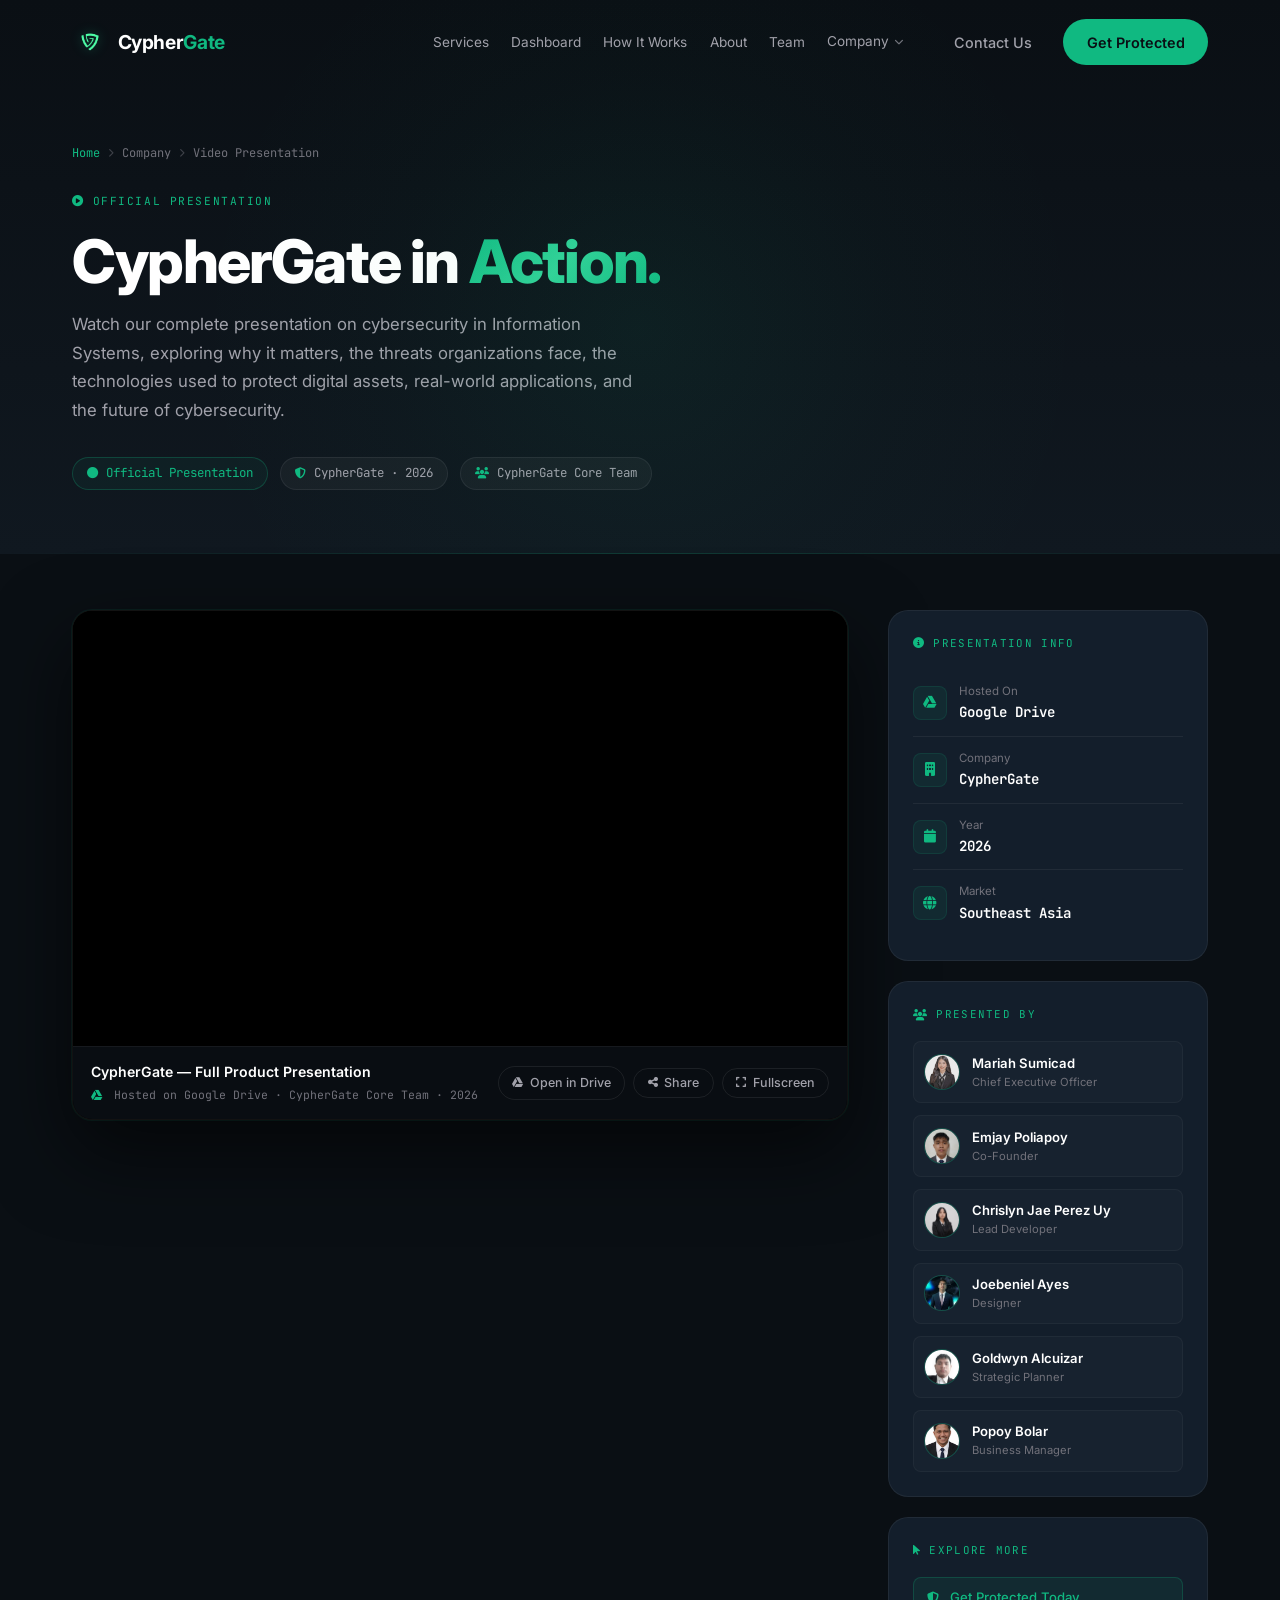
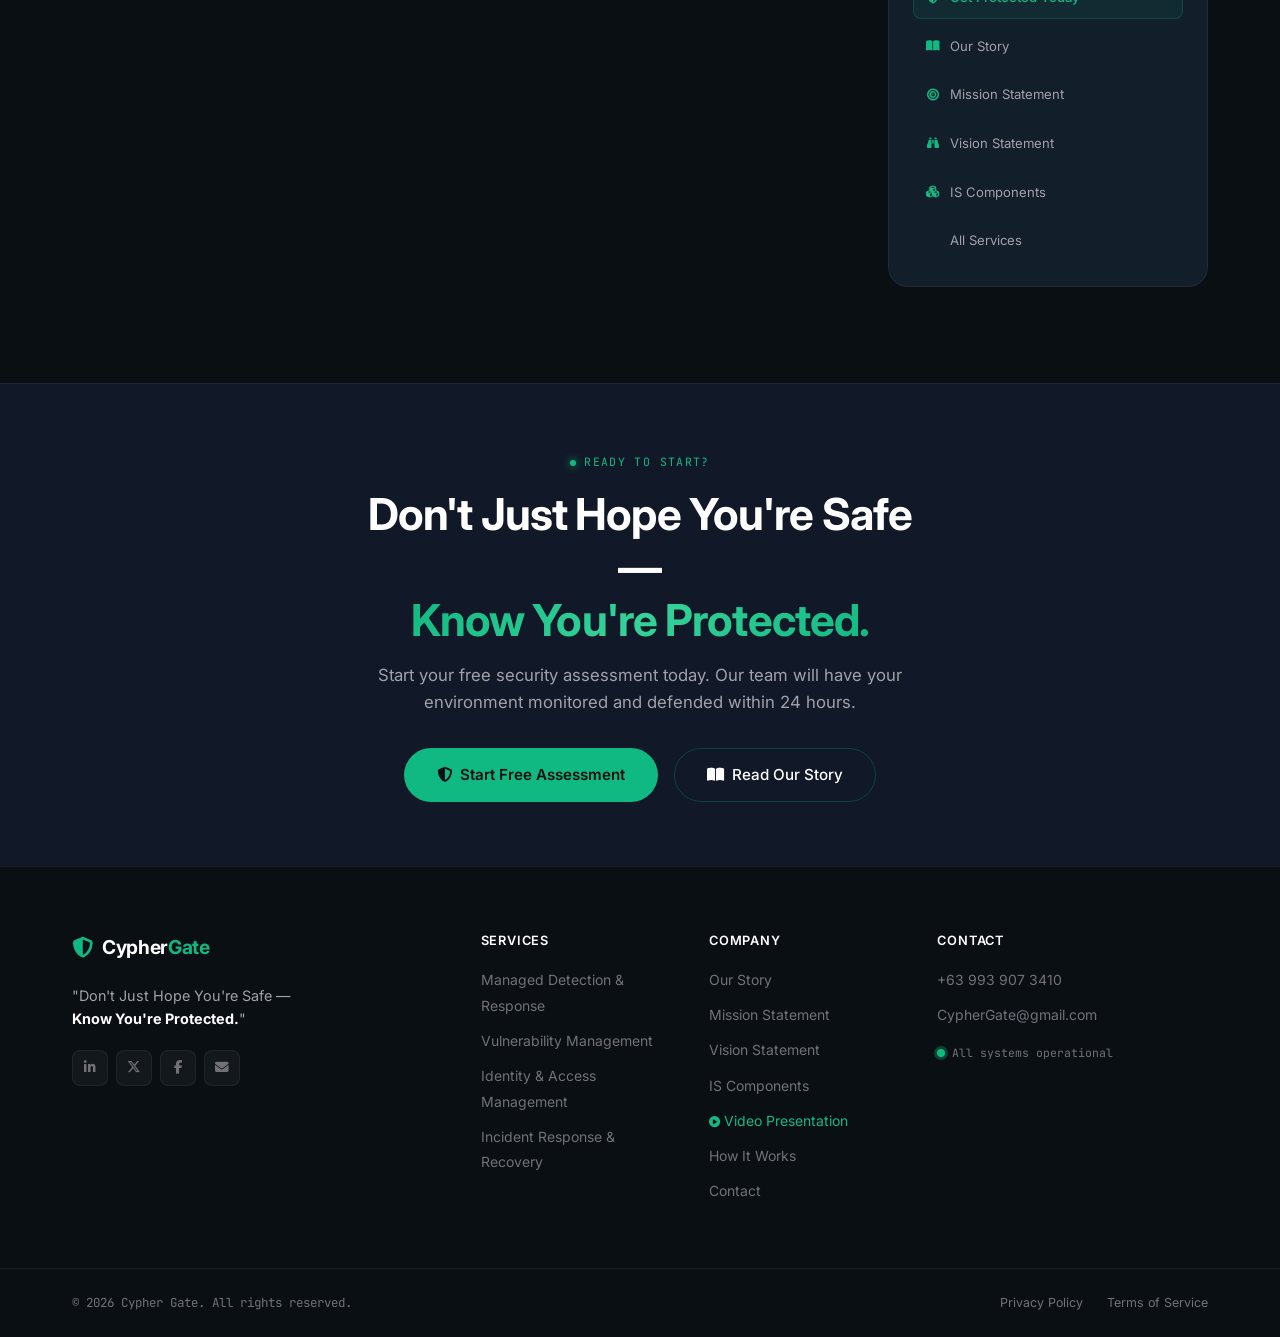
<file: video.html>
<!DOCTYPE html>
<html lang="en">
<head>
  <meta charset="UTF-8" />
  <meta name="viewport" content="width=device-width, initial-scale=1.0" />
  <title>Video Presentation — CypherGate</title>
  <link rel="icon" href="asset/img/Logo-favicon.png" type="image/png" />
  <meta name="description" content="Watch the CypherGate video presentation — a complete walkthrough of our Security-as-a-Service platform and how we protect your business 24/7." />

  <!-- Fonts -->
  <link rel="preconnect" href="https://fonts.googleapis.com" />
  <link rel="preconnect" href="https://fonts.gstatic.com" crossorigin />
  <link href="https://fonts.googleapis.com/css2?family=Inter:wght@300;400;500;600;700;800&family=JetBrains+Mono:wght@400;500;600&display=swap" rel="stylesheet" />

  <!-- Font Awesome -->
  <link rel="stylesheet" href="https://cdnjs.cloudflare.com/ajax/libs/font-awesome/6.5.0/css/all.min.css" />

  <!-- Shared Site Styles -->
  <link rel="stylesheet" href="style.css" />

  <!-- Video Page Styles (separated) -->
  <link rel="stylesheet" href="video.css" />
</head>
<body>

  <!-- ═══════════════════════════════════
       NAVIGATION
  ═══════════════════════════════════ -->
  <nav class="nav" id="nav">
    <div class="nav-container">

      <a href="index.html" class="nav-logo">
        <img src="asset/img/Logo.png" alt="CypherGate" class="logo-img" />
        <span class="logo-text">Cypher<span class="logo-accent">Gate</span></span>
      </a>

      <ul class="nav-links" id="navLinks">
        <li><a href="index.html#services"     class="nav-link">Services</a></li>
        <li><a href="index.html#dashboard"    class="nav-link">Dashboard</a></li>
        <li><a href="index.html#how-it-works" class="nav-link">How It Works</a></li>
        <li><a href="our-story.html"          class="nav-link">About</a></li>
        <li><a href="index.html#team"         class="nav-link">Team</a></li>

        <!-- Company Dropdown -->
        <li class="nav-dropdown-wrap">
          <a href="#" class="nav-link nav-dropdown-trigger" aria-haspopup="true" aria-expanded="false">
            Company <i class="fa-solid fa-chevron-down nav-chevron"></i>
          </a>
          <div class="nav-dropdown" role="menu">
            <a href="mission.html" role="menuitem">
              <i class="fa-solid fa-bullseye    dd-icon" style="color:#10B981;"></i> Mission Statement
            </a>
            <a href="vision.html" role="menuitem">
              <i class="fa-solid fa-binoculars  dd-icon" style="color:#F59E0B;"></i> Vision Statement
            </a>
            <a href="our-story.html" role="menuitem">
              <i class="fa-solid fa-book-open   dd-icon" style="color:#10B981;"></i> Our Story
            </a>
            <div class="nav-dropdown-divider"></div>
            <a href="is-components.html" role="menuitem">
              <i class="fa-solid fa-cubes       dd-icon" style="color:#8B5CF6;"></i> IS Components
            </a>
            <div class="nav-dropdown-divider"></div>
            <a href="video.html" role="menuitem" style="color:var(--emerald);">
              <i class="fa-solid fa-circle-play dd-icon" style="color:#10B981;"></i> Video Presentation
            </a>
          </div>
        </li>
      </ul>

      <div class="nav-actions">
        <a href="index.html#contact" class="btn btn-ghost">Contact Us</a>
        <a href="index.html#contact" class="btn btn-primary">Get Protected</a>
      </div>

      <button class="hamburger" id="hamburger" aria-label="Toggle menu">
        <span></span><span></span><span></span>
      </button>
    </div>

    <!-- Mobile Menu -->
    <div class="mobile-menu" id="mobileMenu">
      <ul>
        <li><a href="index.html#services"     class="mobile-link">Services</a></li>
        <li><a href="index.html#dashboard"    class="mobile-link">Dashboard</a></li>
        <li><a href="index.html#how-it-works" class="mobile-link">How It Works</a></li>
        <li><a href="our-story.html"          class="mobile-link">About</a></li>
        <li><a href="index.html#team"         class="mobile-link">Team</a></li>
        <li><a href="index.html#contact"      class="mobile-link">Contact</a></li>

        <li style="padding:0.5rem 0.5rem 0;font-size:0.7rem;color:rgba(255,255,255,0.3);text-transform:uppercase;letter-spacing:0.1em;font-family:'JetBrains Mono',monospace;">Company</li>
        <li><a href="mission.html"       class="mobile-link" style="color:rgba(16,185,129,0.8);">&#8594; Mission Statement</a></li>
        <li><a href="vision.html"        class="mobile-link" style="color:rgba(16,185,129,0.8);">&#8594; Vision Statement</a></li>
        <li><a href="our-story.html"     class="mobile-link" style="color:rgba(16,185,129,0.8);">&#8594; Our Story</a></li>
        <li><a href="is-components.html" class="mobile-link" style="color:rgba(16,185,129,0.8);">&#8594; IS Components</a></li>
        <li><a href="video.html"         class="mobile-link" style="color:rgba(16,185,129,0.8);">&#9654; Video Presentation</a></li>
      </ul>
      <div class="mobile-actions">
        <a href="index.html#contact" class="btn btn-primary btn-full">Get Protected</a>
      </div>
    </div>
  </nav>

  <!-- ═══════════════════════════════════
       PAGE HERO
  ═══════════════════════════════════ -->
  <section class="video-hero">
    <div class="container">

      <!-- Breadcrumb -->
      <nav class="breadcrumb" aria-label="Breadcrumb">
        <a href="index.html">Home</a>
        <i class="fa-solid fa-chevron-right breadcrumb-sep"></i>
        <span>Company</span>
        <i class="fa-solid fa-chevron-right breadcrumb-sep"></i>
        <span>Video Presentation</span>
      </nav>

      <div class="video-hero-tag">
        <i class="fa-solid fa-circle-play"></i> Official Presentation
      </div>

      <h1 class="video-hero-title">
        CypherGate in <span class="gradient-text">Action.</span>
      </h1>

      <p class="video-hero-sub">
        Watch our complete presentation on cybersecurity in Information Systems, exploring why it matters, the threats organizations face, the technologies used to protect digital assets, real-world applications, and the future of cybersecurity.
      </p>

      <div class="hero-meta">
        <span class="meta-chip live">
          <i class="fa-solid fa-circle"></i> Official Presentation
        </span>
        <span class="meta-chip">
          <i class="fa-solid fa-shield-halved"></i> CypherGate · 2026
        </span>
        <span class="meta-chip">
          <i class="fa-solid fa-users"></i> CypherGate Core Team
        </span>
      </div>

    </div>
  </section>

  <!-- ═══════════════════════════════════
       MAIN VIDEO CONTENT
  ═══════════════════════════════════ -->
  <section class="video-content">
    <div class="container">
      <div class="video-layout">

        <!-- ── LEFT: PLAYER + DESCRIPTION ── -->
        <div class="video-player-wrap">

          <!-- Player Container -->
          <div class="player-container" id="playerContainer">

            <!-- 16:9 iframe wrapper — Google Drive /preview embed -->
            <div class="player-aspect">
              <iframe
                class="player-video"
                id="mainVideo"
                src="https://drive.google.com/file/d/1UKhnnG-pUfxSEboPiVJR10TF-DBf7mmn/preview"
                title="CypherGate Video Presentation"
                frameborder="0"
                allow="autoplay; encrypted-media; picture-in-picture; fullscreen"
                allowfullscreen
              ></iframe>
            </div><!-- /.player-aspect -->

            <!-- Player Footer Bar -->
            <div class="player-footer" id="playerFooter">
              <div class="player-footer-info">
                <div class="player-footer-title">CypherGate — Full Product Presentation</div>
                <div class="player-footer-meta mono">
                  <i class="fa-brands fa-google-drive" style="color:#10B981;margin-right:4px;"></i>
                  Hosted on Google Drive · CypherGate Core Team · 2026
                </div>
              </div>
              <div class="player-footer-actions">
                <a
                  href="https://drive.google.com/file/d/1UKhnnG-pUfxSEboPiVJR10TF-DBf7mmn/view"
                  target="_blank"
                  rel="noopener noreferrer"
                  class="player-action-btn"
                  title="Open in Google Drive"
                >
                  <i class="fa-brands fa-google-drive"></i>
                  <span>Open in Drive</span>
                </a>
                <button class="player-action-btn" onclick="shareVideo()">
                  <i class="fa-solid fa-share-nodes"></i>
                  <span>Share</span>
                </button>
                <button class="player-action-btn desktop-only" id="fullscreenBtn" onclick="openFullscreenModal()">
                  <i class="fa-solid fa-expand"></i>
                  <span>Fullscreen</span>
                </button>
              </div>
            </div>

          </div><!-- /.player-container -->

          <!-- ── MOBILE: Open in Drive button (most reliable fullscreen on mobile) ── -->
          <div class="mobile-open-bar">
            <div class="mobile-open-info">
              <i class="fa-brands fa-google-drive" style="color:#10B981;"></i>
              <span>For best mobile experience:</span>
            </div>
            <a
              href="https://drive.google.com/file/d/1UKhnnG-pUfxSEboPiVJR10TF-DBf7mmn/view"
              target="_blank"
              rel="noopener noreferrer"
              class="btn-open-drive"
            >
              <i class="fa-solid fa-up-right-from-square"></i>
              Open Fullscreen in Drive
            </a>
          </div>

          <!-- ── FULLSCREEN MODAL (works on all browsers/devices) ── -->
          <div class="fs-modal" id="fsModal" role="dialog" aria-modal="true" aria-label="Fullscreen video">
            <div class="fs-modal-inner">
              <button class="fs-close-btn" id="fsCloseBtn" onclick="closeFullscreenModal()" aria-label="Close fullscreen">
                <i class="fa-solid fa-xmark"></i>
                <span>Close</span>
              </button>
              <div class="fs-iframe-wrap">
                <iframe
                  id="fsIframe"
                  src=""
                  frameborder="0"
                  allow="autoplay; encrypted-media; picture-in-picture; fullscreen"
                  allowfullscreen
                  title="CypherGate Fullscreen Presentation"
                ></iframe>
              </div>
            </div>
          </div>


        </div><!-- /.video-player-wrap -->

        <!-- ── RIGHT: SIDEBAR ── -->
        <aside class="video-sidebar">

          <!-- Presentation Info -->
          <div class="sidebar-card">
            <div class="sidebar-card-title">
              <i class="fa-solid fa-circle-info"></i> Presentation Info
            </div>
            <div class="sidebar-stats">
              <div class="sidebar-stat">
                <div class="sidebar-stat-icon"><i class="fa-brands fa-google-drive"></i></div>
                <div>
                  <div class="sidebar-stat-label">Hosted On</div>
                  <div class="sidebar-stat-value">Google Drive</div>
                </div>
              </div>
              <div class="sidebar-stat">
                <div class="sidebar-stat-icon"><i class="fa-solid fa-building"></i></div>
                <div>
                  <div class="sidebar-stat-label">Company</div>
                  <div class="sidebar-stat-value">CypherGate</div>
                </div>
              </div>
              <div class="sidebar-stat">
                <div class="sidebar-stat-icon"><i class="fa-solid fa-calendar"></i></div>
                <div>
                  <div class="sidebar-stat-label">Year</div>
                  <div class="sidebar-stat-value">2026</div>
                </div>
              </div>
              <div class="sidebar-stat">
                <div class="sidebar-stat-icon"><i class="fa-solid fa-globe"></i></div>
                <div>
                  <div class="sidebar-stat-label">Market</div>
                  <div class="sidebar-stat-value">Southeast Asia</div>
                </div>
              </div>
            </div>
          </div>

          <!-- Presenters -->
          <div class="sidebar-card">
            <div class="sidebar-card-title">
              <i class="fa-solid fa-users"></i> Presented By
            </div>
            <div class="presenter-list">
              <div class="presenter-item">
                <div class="presenter-avatar">
                  <img src="asset/members/Mariah.jpg" alt="Mariah Sumicad" />
                </div>
                <div>
                  <div class="presenter-name">Mariah Sumicad</div>
                  <div class="presenter-role">Chief Executive Officer</div>
                </div>
              </div>
              <div class="presenter-item">
                <div class="presenter-avatar">
                  <img src="asset/members/poliapoy.jpg" alt="Emjay Poliapoy" />
                </div>
                <div>
                  <div class="presenter-name">Emjay Poliapoy</div>
                  <div class="presenter-role">Co-Founder</div>
                </div>
              </div>
              <div class="presenter-item">
                <div class="presenter-avatar">
                  <img src="asset/members/UY.jpg" alt="Chrislyn Jae Perez Uy" />
                </div>
                <div>
                  <div class="presenter-name">Chrislyn Jae Perez Uy</div>
                  <div class="presenter-role">Lead Developer</div>
                </div>
              </div>
              <div class="presenter-item">
                <div class="presenter-avatar">
                  <img src="asset/members/niel Profile.png" alt="Joebeniel Ayes" />
                </div>
                <div>
                  <div class="presenter-name">Joebeniel Ayes</div>
                  <div class="presenter-role">Designer</div>
                </div>
              </div>
              <div class="presenter-item">
                <div class="presenter-avatar">
                  <img src="asset/members/goldwyn.jpg" alt="Goldwyn Josh Alcuizar" />
                </div>
                <div>
                  <div class="presenter-name">Goldwyn Alcuizar</div>
                  <div class="presenter-role">Strategic Planner</div>
                </div>
              </div>
              <div class="presenter-item">
                <div class="presenter-avatar">
                  <img src="asset/members/bolar.jpg" alt="Popoy Bolar" />
                </div>
                <div>
                  <div class="presenter-name">Popoy Bolar</div>
                  <div class="presenter-role">Business Manager</div>
                </div>
              </div>
            </div>
          </div>

          <!-- Quick Links -->
          <div class="sidebar-card">
            <div class="sidebar-card-title">
              <i class="fa-solid fa-arrow-pointer"></i> Explore More
            </div>
            <div class="quick-links">
              <a href="index.html#contact" class="quick-link highlight">
                <i class="fa-solid fa-shield-halved"></i> Get Protected Today
              </a>
              <a href="our-story.html" class="quick-link">
                <i class="fa-solid fa-book-open"></i> Our Story
              </a>
              <a href="mission.html" class="quick-link">
                <i class="fa-solid fa-bullseye"></i> Mission Statement
              </a>
              <a href="vision.html" class="quick-link">
                <i class="fa-solid fa-binoculars"></i> Vision Statement
              </a>
              <a href="is-components.html" class="quick-link">
                <i class="fa-solid fa-cubes"></i> IS Components
              </a>
              <a href="index.html#services" class="quick-link">
                <i class="fa-solid fa-grid-2"></i> All Services
              </a>
            </div>
          </div>

        </aside>

    </div><!-- /.container -->
  </section>

  <!-- ═══════════════════════════════════
       CTA SECTION
  ═══════════════════════════════════ -->
  <section class="video-cta">
    <div class="container">
      <div class="section-label mono" style="justify-content:center; margin-bottom:1rem;">
        <span class="label-dot"></span> READY TO START?
      </div>
      <h2 class="section-title">
        Don't Just Hope You're Safe —<br/>
        <span class="gradient-text">Know You're Protected.</span>
      </h2>
      <p class="section-sub">
        Start your free security assessment today. Our team will have your environment
        monitored and defended within 24 hours.
      </p>
      <div class="video-cta-actions">
        <a href="index.html#contact" class="btn btn-primary btn-lg">
          <i class="fa-solid fa-shield-halved"></i> Start Free Assessment
        </a>
        <a href="our-story.html" class="btn btn-outline btn-lg">
          <i class="fa-solid fa-book-open"></i> Read Our Story
        </a>
      </div>
    </div>
  </section>

  <!-- ═══════════════════════════════════
       FOOTER
  ═══════════════════════════════════ -->
  <footer class="footer">
    <div class="footer-top">
      <div class="container">
        <div class="footer-grid">

          <div class="footer-brand">
            <a href="index.html" class="nav-logo">
              <span class="logo-icon"><i class="fa-solid fa-shield-halved"></i></span>
              <span class="logo-text">Cypher<span class="logo-accent">Gate</span></span>
            </a>
            <p class="footer-tagline">"Don't Just Hope You're Safe —<br /><strong>Know You're Protected.</strong>"</p>
            <div class="social-links">
              <a href="https://www.linkedin.com" class="social-link" aria-label="LinkedIn"  target="_blank" rel="noopener noreferrer"><i class="fa-brands fa-linkedin-in"></i></a>
              <a href="https://www.twitter.com"  class="social-link" aria-label="Twitter"   target="_blank" rel="noopener noreferrer"><i class="fa-brands fa-x-twitter"></i></a>
              <a href="https://www.facebook.com" class="social-link" aria-label="Facebook"  target="_blank" rel="noopener noreferrer"><i class="fa-brands fa-facebook-f"></i></a>
              <a href="mailto:CypherGate@gmail.com" class="social-link" aria-label="Email"><i class="fa-solid fa-envelope"></i></a>
            </div>
          </div>

          <div class="footer-col">
            <h4 class="footer-col-title">Services</h4>
            <ul>
              <li><a href="index.html#services">Managed Detection & Response</a></li>
              <li><a href="index.html#services">Vulnerability Management</a></li>
              <li><a href="index.html#services">Identity & Access Management</a></li>
              <li><a href="index.html#services">Incident Response & Recovery</a></li>
            </ul>
          </div>

          <div class="footer-col">
            <h4 class="footer-col-title">Company</h4>
            <ul>
              <li><a href="our-story.html">Our Story</a></li>
              <li><a href="mission.html">Mission Statement</a></li>
              <li><a href="vision.html">Vision Statement</a></li>
              <li><a href="is-components.html">IS Components</a></li>
              <li><a href="video.html" style="color:var(--emerald);"><i class="fa-solid fa-circle-play" style="font-size:0.7rem;margin-right:4px;"></i>Video Presentation</a></li>
              <li><a href="index.html#how-it-works">How It Works</a></li>
              <li><a href="index.html#contact">Contact</a></li>
            </ul>
          </div>

          <div class="footer-col">
            <h4 class="footer-col-title">Contact</h4>
            <ul>
              <li><a href="tel:+639993907410">+63 993 907 3410</a></li>
              <li><a href="mailto:CypherGate@gmail.com">CypherGate@gmail.com</a></li>
            </ul>
            <div class="footer-status mono">
              <span class="pulse-dot green" style="display:inline-block; margin-right:.4rem"></span>
              All systems operational
            </div>
          </div>

        </div>
      </div>
    </div>

    <div class="footer-bottom">
      <div class="container">
        <p class="copyright mono">© 2026 Cypher Gate. All rights reserved.</p>
        <div class="footer-links">
          <a href="coming-soon.html">Privacy Policy</a>
          <a href="coming-soon.html">Terms of Service</a>
        </div>
      </div>
    </div>
  </footer>

  <!-- ═══════════════════════════════════
       SCRIPTS
  ═══════════════════════════════════ -->
  <script src="script.js"></script>
  <script>
    /* ══════════════════════════════════════════════════════
       CYPHERGATE — VIDEO PAGE SCRIPT
       Fullscreen modal approach: works on ALL devices
       including iOS Safari which blocks Fullscreen API
       on cross-origin iframes entirely.
    ══════════════════════════════════════════════════════ */
    (function initVideoPage() {

      var DRIVE_EMBED = 'https://drive.google.com/file/d/1UKhnnG-pUfxSEboPiVJR10TF-DBf7mmn/preview';
      var modal   = document.getElementById('fsModal');
      var fsFrame = document.getElementById('fsIframe');

      /* ── Open fullscreen modal ── */
      window.openFullscreenModal = function() {
        if (!modal || !fsFrame) return;
        fsFrame.src = DRIVE_EMBED;            // load iframe fresh inside modal
        modal.classList.add('is-open');
        document.body.style.overflow = 'hidden';
      };

      /* ── Close fullscreen modal ── */
      window.closeFullscreenModal = function() {
        if (!modal || !fsFrame) return;
        modal.classList.remove('is-open');
        fsFrame.src = '';                     // stop video / free memory
        document.body.style.overflow = '';
      };

      /* ── Close on backdrop click ── */
      if (modal) {
        modal.addEventListener('click', function(e) {
          if (e.target === modal) closeFullscreenModal();
        });
      }

      /* ── Close on Escape key ── */
      document.addEventListener('keydown', function(e) {
        if (e.key === 'Escape') closeFullscreenModal();
      });

      /* ── Share ── */
      window.shareVideo = function() {
        if (navigator.share) {
          navigator.share({
            title : 'CypherGate — Video Presentation',
            text  : 'Watch the CypherGate platform presentation on Google Drive.',
            url   : window.location.href
          }).catch(function(){});
        } else {
          navigator.clipboard.writeText(window.location.href)
            .then(function(){ alert('Link copied to clipboard!'); })
            .catch(function(){});
        }
      };

    })();
  </script>

</body>
</html>
</file>
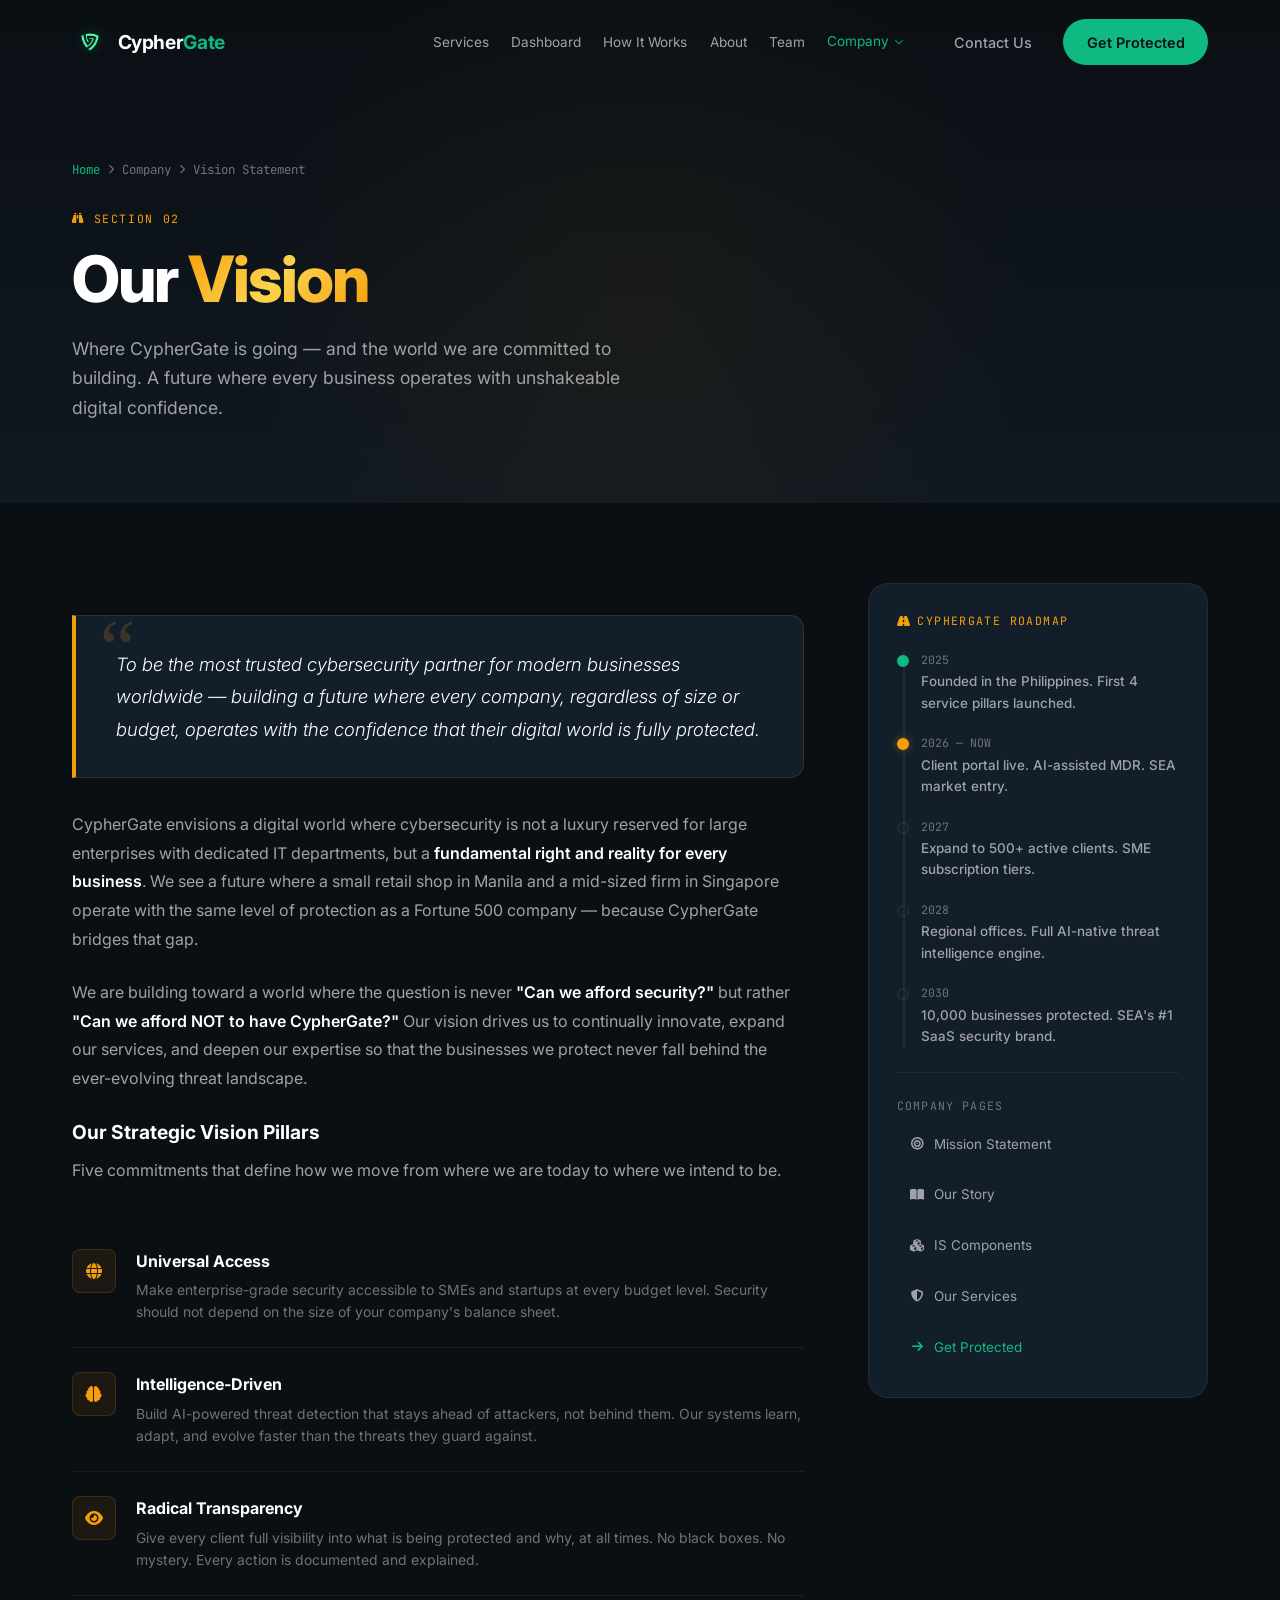
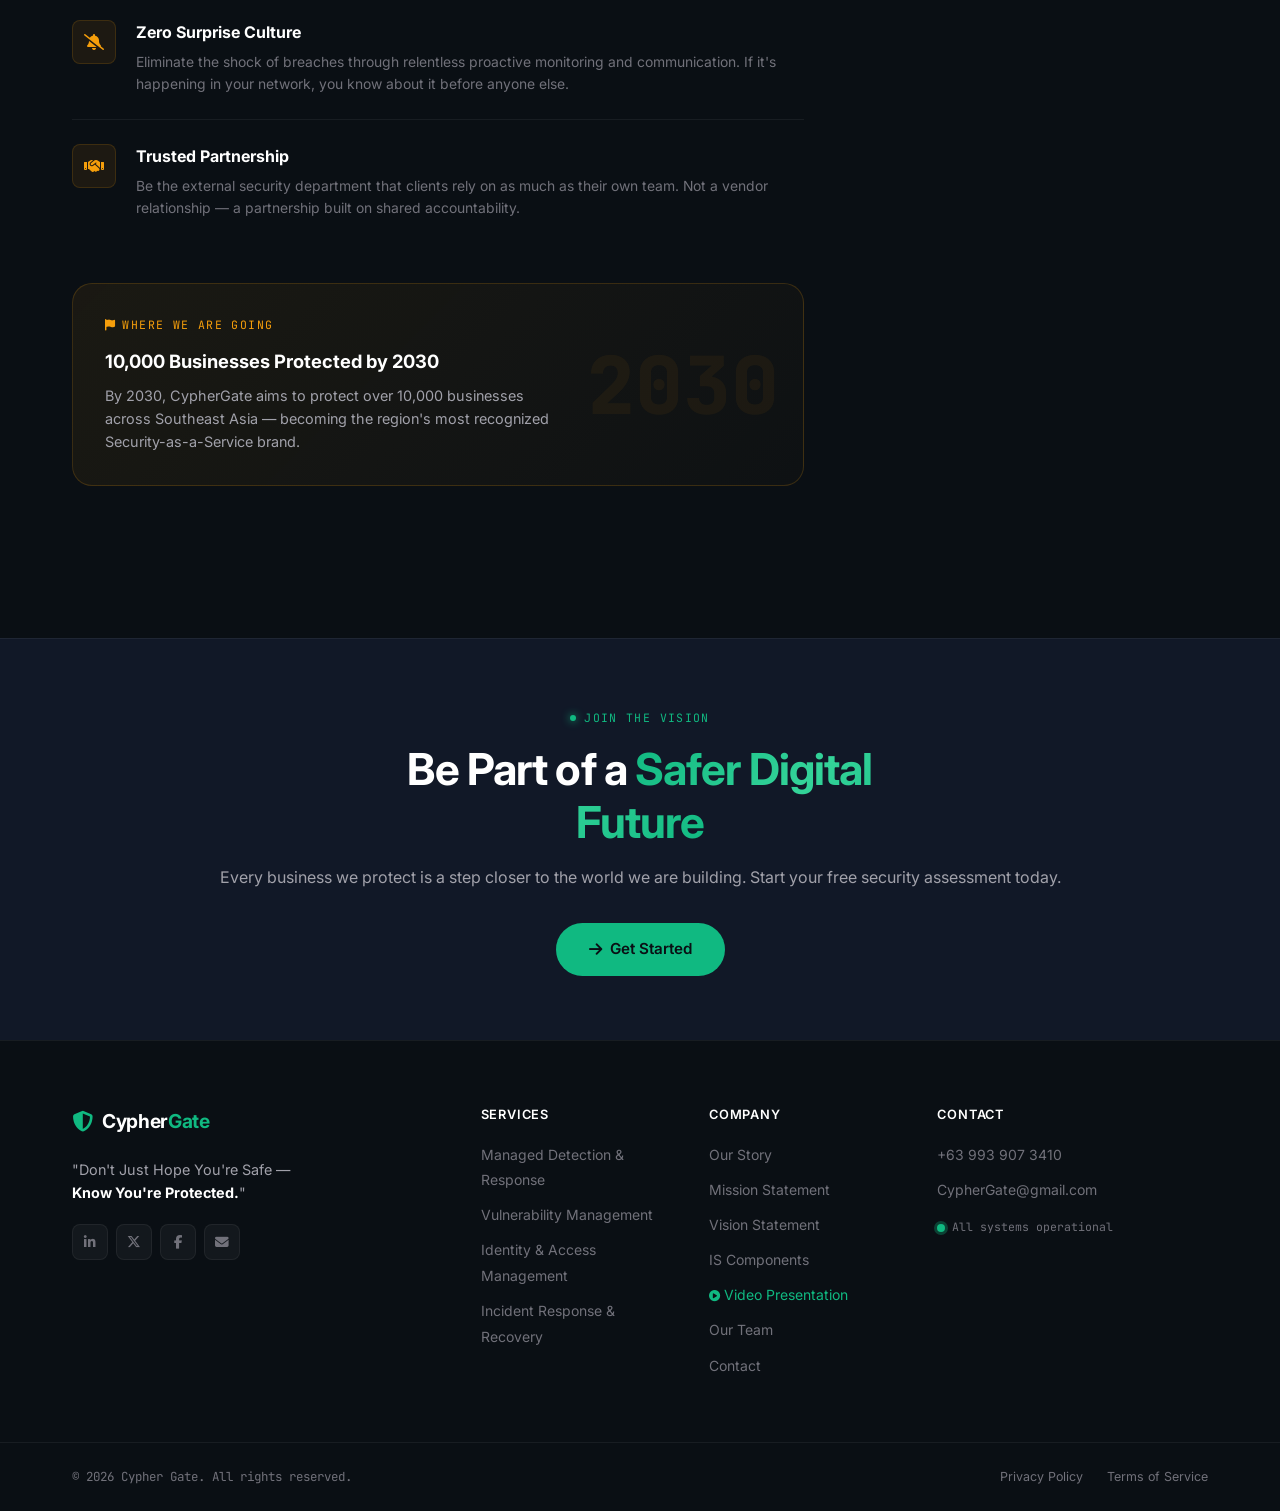
<file: vision.html>
<!DOCTYPE html>
<html lang="en">
<head>
  <meta charset="UTF-8"/>
  <meta name="viewport" content="width=device-width, initial-scale=1.0"/>
  <title>Vision Statement — CypherGate</title>
  <link rel="icon" href="asset/img/Logo-favicon.png" type="image/png">
  <meta name="description" content="CypherGate's vision: to be the most trusted cybersecurity partner for modern businesses worldwide."/>
  <link rel="preconnect" href="https://fonts.googleapis.com"/>
  <link rel="preconnect" href="https://fonts.gstatic.com" crossorigin/>
  <link href="https://fonts.googleapis.com/css2?family=Inter:wght@300;400;500;600;700;800&family=JetBrains+Mono:wght@400;500;600&display=swap" rel="stylesheet"/>
  <link rel="stylesheet" href="https://cdnjs.cloudflare.com/ajax/libs/font-awesome/6.5.0/css/all.min.css"/>
  <link rel="stylesheet" href="style.css"/>
  <style>
    .page-hero {
      position: relative;
      padding: 10rem 0 5rem;
      overflow: hidden;
      background: linear-gradient(180deg, var(--bg-deep) 0%, var(--bg-base) 100%);
    }
    .page-hero::before {
      content: '';
      position: absolute;
      top: -80px; left: 50%; transform: translateX(-50%);
      width: 800px; height: 800px;
      background: radial-gradient(ellipse, rgba(245,158,11,0.05) 0%, transparent 70%);
      pointer-events: none;
    }
    .breadcrumb {
      display: flex; align-items: center; gap: 0.5rem;
      font-size: 0.78rem; color: var(--text-muted);
      margin-bottom: 1.5rem; font-family: 'JetBrains Mono', monospace;
    }
    .breadcrumb a { color: var(--emerald); transition: var(--transition); }
    .breadcrumb a:hover { color: #34D399; }
    .page-tag {
      display: inline-flex; align-items: center; gap: 0.5rem;
      font-size: 0.72rem; color: var(--amber);
      letter-spacing: 0.14em; text-transform: uppercase;
      margin-bottom: 1rem; font-family: 'JetBrains Mono', monospace;
    }
    .page-title {
      font-size: clamp(2.4rem, 5vw, 4rem);
      font-weight: 800; line-height: 1.1;
      letter-spacing: -0.03em; margin-bottom: 1.2rem;
    }
    .page-subtitle {
      font-size: 1.1rem; color: var(--text-mid);
      max-width: 600px; line-height: 1.7;
    }
    .gradient-amber {
      background: linear-gradient(135deg, var(--amber) 0%, #FCD34D 50%, var(--amber) 100%);
      -webkit-background-clip: text;
      -webkit-text-fill-color: transparent;
      background-clip: text;
    }
    /* CONTENT */
    .page-content { padding: 5rem 0 7rem; }
    .content-grid { display: grid; grid-template-columns: 1fr 340px; gap: 4rem; align-items: start; }
    /* QUOTE */
    .quote-block {
      position: relative;
      background: var(--bg-card);
      border: 1px solid rgba(245,158,11,0.15);
      border-left: 4px solid var(--amber);
      border-radius: 0 var(--radius-md) var(--radius-md) 0;
      padding: 2rem 2rem 2rem 2.5rem;
      margin: 2rem 0;
    }
    .quote-block::before {
      content: '\201C';
      position: absolute; top: -0.5rem; left: 1.5rem;
      font-size: 5rem; color: var(--amber); opacity: 0.18;
      font-family: Georgia, serif; line-height: 1;
    }
    .quote-block p {
      font-size: 1.15rem; line-height: 1.75;
      color: var(--text-white); font-style: italic;
      font-weight: 300; position: relative; z-index: 1;
    }
    .body-text {
      font-size: 1rem; color: var(--text-mid);
      line-height: 1.8; margin-bottom: 1.5rem;
    }
    .body-text strong { color: var(--text-white); font-weight: 600; }
    /* VISION PILLARS */
    .vision-pillars { display: flex; flex-direction: column; gap: 0; margin: 2.5rem 0; }
    .vision-pillar {
      display: flex; gap: 1.25rem;
      padding: 1.5rem 0;
      border-bottom: 1px solid var(--border);
      align-items: flex-start;
      transition: var(--transition);
    }
    .vision-pillar:last-child { border-bottom: none; }
    .vision-pillar:hover .pillar-icon-wrap { background: rgba(245,158,11,0.15); border-color: rgba(245,158,11,0.3); }
    .pillar-icon-wrap {
      flex-shrink: 0; width: 44px; height: 44px;
      border-radius: var(--radius-sm);
      background: rgba(245,158,11,0.08);
      border: 1px solid rgba(245,158,11,0.15);
      display: flex; align-items: center; justify-content: center;
      font-size: 1rem; color: var(--amber);
      transition: var(--transition);
    }
    .pillar-info { flex: 1; }
    .pillar-info h4 { font-size: 1rem; font-weight: 700; color: var(--text-white); margin-bottom: 0.3rem; }
    .pillar-info p { font-size: 0.87rem; color: var(--text-muted); line-height: 1.6; }
    /* 2030 GOAL CARD */
    .goal-card {
      position: relative;
      background: linear-gradient(135deg, rgba(245,158,11,0.07) 0%, rgba(245,158,11,0.02) 100%);
      border: 1px solid rgba(245,158,11,0.18);
      border-radius: var(--radius-lg);
      padding: 2rem;
      margin: 2.5rem 0;
      overflow: hidden;
    }
    .goal-card::after {
      content: '2030';
      position: absolute; right: 1.5rem; top: 50%; transform: translateY(-50%);
      font-size: 5rem; font-weight: 800;
      font-family: 'JetBrains Mono', monospace;
      color: rgba(245,158,11,0.06); line-height: 1;
      pointer-events: none;
    }
    .goal-card-tag {
      font-size: 0.72rem; font-family: 'JetBrains Mono', monospace;
      color: var(--amber); text-transform: uppercase;
      letter-spacing: 0.12em; margin-bottom: 0.75rem;
    }
    .goal-card h3 { font-size: 1.15rem; font-weight: 700; color: var(--text-white); margin-bottom: 0.5rem; }
    .goal-card p { font-size: 0.9rem; color: var(--text-mid); line-height: 1.6; max-width: 70%; }
    /* SIDEBAR */
    .sidebar-card {
      background: var(--bg-card);
      border: 1px solid var(--border);
      border-radius: var(--radius-lg);
      padding: 1.75rem;
      position: sticky; top: 100px;
    }
    .sidebar-card-title {
      font-size: 0.72rem; font-family: 'JetBrains Mono', monospace;
      color: var(--amber); text-transform: uppercase;
      letter-spacing: 0.12em; margin-bottom: 1.25rem;
    }
    .sidebar-timeline { position: relative; padding-left: 1.5rem; }
    .sidebar-timeline::before {
      content: ''; position: absolute; left: 6px; top: 0; bottom: 0;
      width: 1.5px; background: var(--border);
    }
    .timeline-item { position: relative; margin-bottom: 1.25rem; }
    .timeline-dot {
      position: absolute; left: -1.5rem; top: 4px;
      width: 12px; height: 12px; border-radius: 50%;
      border: 2px solid;
    }
    .timeline-dot.done { border-color: var(--emerald); background: var(--emerald); }
    .timeline-dot.active { border-color: var(--amber); background: var(--amber); box-shadow: 0 0 8px rgba(245,158,11,0.4); }
    .timeline-dot.future { border-color: var(--border); background: transparent; }
    .timeline-year { font-size: 0.72rem; font-family: 'JetBrains Mono', monospace; color: var(--text-muted); margin-bottom: 2px; }
    .timeline-event { font-size: 0.84rem; color: var(--text-mid); font-weight: 500; }
    .sidebar-divider { height: 1px; background: var(--border); margin: 1.5rem 0; }
    .sidebar-links { display: flex; flex-direction: column; gap: 0.5rem; }
    .sidebar-link {
      display: flex; align-items: center; gap: 0.6rem;
      font-size: 0.84rem; color: var(--text-mid);
      padding: 0.6rem 0.75rem; border-radius: var(--radius-sm);
      border: 1px solid transparent; transition: var(--transition);
    }
    .sidebar-link:hover { color: var(--emerald); border-color: rgba(16,185,129,0.2); background: rgba(16,185,129,0.05); }
    .sidebar-link i { font-size: 0.78rem; width: 14px; text-align: center; }
    @media(max-width:900px) {
      .content-grid { grid-template-columns: 1fr; }
      .sidebar-card { position: static; }
      .goal-card p { max-width: 100%; }
      .goal-card::after { display: none; }
    }
  </style>
</head>
<body>

  <!-- NAV -->
  <nav class="nav" id="nav">
    <div class="nav-container">
      <a href="index.html" class="nav-logo">
        <img src="asset/img/Logo.png" alt="Cypher Gate" class="logo-img"/>
        <span class="logo-text">Cypher<span class="logo-accent">Gate</span></span>
      </a>
      <ul class="nav-links" id="navLinks">
        <li><a href="index.html#services" class="nav-link">Services</a></li>
        <li><a href="index.html#dashboard" class="nav-link">Dashboard</a></li>
        <li><a href="index.html#how-it-works" class="nav-link">How It Works</a></li>
        <li><a href="our-story.html" class="nav-link">About</a></li>
        <li><a href="index.html#team" class="nav-link">Team</a></li>
        <li class="nav-dropdown-wrap">
          <a href="#" class="nav-link nav-dropdown-trigger" aria-haspopup="true" aria-expanded="false" style="color:var(--emerald)">
            Company <i class="fa-solid fa-chevron-down nav-chevron"></i>
          </a>
          <div class="nav-dropdown" role="menu">
            <a href="mission.html" role="menuitem">
              <i class="fa-solid fa-bullseye dd-icon" style="color:#10B981;"></i> Mission Statement
            </a>
            <a href="vision.html" role="menuitem">
              <i class="fa-solid fa-binoculars dd-icon" style="color:#F59E0B;"></i> Vision Statement
            </a>
            <a href="our-story.html" role="menuitem">
              <i class="fa-solid fa-book-open dd-icon" style="color:#10B981;"></i> Our Story
            </a>
            <div class="nav-dropdown-divider"></div>
            <a href="is-components.html" role="menuitem">
              <i class="fa-solid fa-cubes dd-icon" style="color:#8B5CF6;"></i> IS Components
            </a>
                      <div class="nav-dropdown-divider"></div>
            <a href="video.html" role="menuitem" style="color:var(--emerald);">
              <i class="fa-solid fa-circle-play dd-icon" style="color:#10B981;"></i> Video Presentation
            </a>
          </div>
        </li>
      </ul>
      <div class="nav-actions">
        <a href="index.html#contact" class="btn btn-ghost">Contact Us</a>
        <a href="index.html#contact" class="btn btn-primary">Get Protected</a>
      </div>
      <button class="hamburger" id="hamburger" aria-label="Toggle menu">
        <span></span><span></span><span></span>
      </button>
    </div>
    <div class="mobile-menu" id="mobileMenu">
      <ul>
        <li><a href="index.html#services" class="mobile-link">Services</a></li>
        <li><a href="our-story.html" class="mobile-link">About</a></li>
        <li><a href="mission.html" class="mobile-link">Mission</a></li>
        <li><a href="vision.html" class="mobile-link">Vision</a></li>
        <li><a href="is-components.html" class="mobile-link">IS Components</a></li>
        <li><a href="video.html" class="mobile-link" style="color:rgba(16,185,129,0.8);">&#9654; Video Presentation</a></li>
        <li><a href="index.html#contact" class="mobile-link">Contact</a></li>
      </ul>
      <div class="mobile-actions">
        <a href="index.html#contact" class="btn btn-primary btn-full">Get Protected</a>
      </div>
    </div>
  </nav>

  <!-- HERO -->
  <section class="page-hero">
    <div class="container">
      <div class="breadcrumb">
        <a href="index.html">Home</a>
        <i class="fa-solid fa-chevron-right" style="font-size:0.6rem;"></i>
        <span>Company</span>
        <i class="fa-solid fa-chevron-right" style="font-size:0.6rem;"></i>
        <span>Vision Statement</span>
      </div>
      <div class="page-tag"><i class="fa-solid fa-binoculars"></i> Section 02</div>
      <h1 class="page-title">Our <span class="gradient-amber">Vision</span></h1>
      <p class="page-subtitle">Where CypherGate is going — and the world we are committed to building. A future where every business operates with unshakeable digital confidence.</p>
    </div>
  </section>

  <!-- CONTENT -->
  <section class="page-content">
    <div class="container">
      <div class="content-grid">

        <!-- MAIN -->
        <div>
          <div class="quote-block">
            <p>To be the most trusted cybersecurity partner for modern businesses worldwide — building a future where every company, regardless of size or budget, operates with the confidence that their digital world is fully protected.</p>
          </div>

          <p class="body-text">CypherGate envisions a digital world where cybersecurity is not a luxury reserved for large enterprises with dedicated IT departments, but a <strong>fundamental right and reality for every business</strong>. We see a future where a small retail shop in Manila and a mid-sized firm in Singapore operate with the same level of protection as a Fortune 500 company — because CypherGate bridges that gap.</p>

          <p class="body-text">We are building toward a world where the question is never <strong>"Can we afford security?"</strong> but rather <strong>"Can we afford NOT to have CypherGate?"</strong> Our vision drives us to continually innovate, expand our services, and deepen our expertise so that the businesses we protect never fall behind the ever-evolving threat landscape.</p>

          <h3 style="font-size:1.2rem;font-weight:700;color:var(--text-white);margin-bottom:0.5rem;">Our Strategic Vision Pillars</h3>
          <p class="body-text">Five commitments that define how we move from where we are today to where we intend to be.</p>

          <div class="vision-pillars">
            <div class="vision-pillar">
              <div class="pillar-icon-wrap"><i class="fa-solid fa-globe"></i></div>
              <div class="pillar-info">
                <h4>Universal Access</h4>
                <p>Make enterprise-grade security accessible to SMEs and startups at every budget level. Security should not depend on the size of your company's balance sheet.</p>
              </div>
            </div>
            <div class="vision-pillar">
              <div class="pillar-icon-wrap"><i class="fa-solid fa-brain"></i></div>
              <div class="pillar-info">
                <h4>Intelligence-Driven</h4>
                <p>Build AI-powered threat detection that stays ahead of attackers, not behind them. Our systems learn, adapt, and evolve faster than the threats they guard against.</p>
              </div>
            </div>
            <div class="vision-pillar">
              <div class="pillar-icon-wrap"><i class="fa-solid fa-eye"></i></div>
              <div class="pillar-info">
                <h4>Radical Transparency</h4>
                <p>Give every client full visibility into what is being protected and why, at all times. No black boxes. No mystery. Every action is documented and explained.</p>
              </div>
            </div>
            <div class="vision-pillar">
              <div class="pillar-icon-wrap"><i class="fa-solid fa-bell-slash"></i></div>
              <div class="pillar-info">
                <h4>Zero Surprise Culture</h4>
                <p>Eliminate the shock of breaches through relentless proactive monitoring and communication. If it's happening in your network, you know about it before anyone else.</p>
              </div>
            </div>
            <div class="vision-pillar">
              <div class="pillar-icon-wrap"><i class="fa-solid fa-handshake"></i></div>
              <div class="pillar-info">
                <h4>Trusted Partnership</h4>
                <p>Be the external security department that clients rely on as much as their own team. Not a vendor relationship — a partnership built on shared accountability.</p>
              </div>
            </div>
          </div>

          <div class="goal-card">
            <div class="goal-card-tag"><i class="fa-solid fa-flag" style="margin-right:6px;"></i>Where We Are Going</div>
            <h3>10,000 Businesses Protected by 2030</h3>
            <p>By 2030, CypherGate aims to protect over 10,000 businesses across Southeast Asia — becoming the region's most recognized Security-as-a-Service brand.</p>
          </div>
        </div>

        <!-- SIDEBAR -->
        <aside>
          <div class="sidebar-card">
            <div class="sidebar-card-title"><i class="fa-solid fa-road" style="margin-right:6px;"></i>CypherGate Roadmap</div>
            <div class="sidebar-timeline">
              <div class="timeline-item">
                <div class="timeline-dot done"></div>
                <div class="timeline-year">2025</div>
                <div class="timeline-event">Founded in the Philippines. First 4 service pillars launched.</div>
              </div>
              <div class="timeline-item">
                <div class="timeline-dot active"></div>
                <div class="timeline-year">2026 — NOW</div>
                <div class="timeline-event">Client portal live. AI-assisted MDR. SEA market entry.</div>
              </div>
              <div class="timeline-item">
                <div class="timeline-dot future"></div>
                <div class="timeline-year">2027</div>
                <div class="timeline-event">Expand to 500+ active clients. SME subscription tiers.</div>
              </div>
              <div class="timeline-item">
                <div class="timeline-dot future"></div>
                <div class="timeline-year">2028</div>
                <div class="timeline-event">Regional offices. Full AI-native threat intelligence engine.</div>
              </div>
              <div class="timeline-item">
                <div class="timeline-dot future"></div>
                <div class="timeline-year">2030</div>
                <div class="timeline-event">10,000 businesses protected. SEA's #1 SaaS security brand.</div>
              </div>
            </div>
            <div class="sidebar-divider"></div>
            <div style="font-size:0.72rem;color:var(--text-muted);text-transform:uppercase;letter-spacing:0.1em;margin-bottom:0.5rem;font-family:'JetBrains Mono',monospace;">Company Pages</div>
            <div class="sidebar-links">
              <a href="mission.html" class="sidebar-link"><i class="fa-solid fa-bullseye"></i> Mission Statement</a>
              <a href="our-story.html" class="sidebar-link"><i class="fa-solid fa-book-open"></i> Our Story</a>
              <a href="is-components.html" class="sidebar-link"><i class="fa-solid fa-cubes"></i> IS Components</a>
              <a href="index.html#services" class="sidebar-link"><i class="fa-solid fa-shield-halved"></i> Our Services</a>
              <a href="index.html#contact" class="sidebar-link" style="color:var(--emerald);"><i class="fa-solid fa-arrow-right"></i> Get Protected</a>
            </div>
          </div>
        </aside>

      </div>
    </div>
  </section>

  <!-- CTA -->
  <section style="padding:4rem 0;background:var(--bg-surface);border-top:1px solid var(--border);">
    <div class="container" style="text-align:center;">
      <div class="section-label mono" style="justify-content:center;margin-bottom:1rem;">
        <span class="label-dot"></span> JOIN THE VISION
      </div>
      <h2 class="section-title" style="max-width:600px;margin:0 auto 1rem;">Be Part of a <span class="gradient-text">Safer Digital Future</span></h2>
      <p style="color:var(--text-mid);margin-bottom:2rem;font-size:1rem;">Every business we protect is a step closer to the world we are building. Start your free security assessment today.</p>
      <a href="index.html#contact" class="btn btn-primary btn-lg"><i class="fa-solid fa-arrow-right"></i> Get Started</a>
    </div>
  </section>

  <!-- FOOTER -->
  <footer class="footer">
    <div class="footer-top"><div class="container"><div class="footer-grid">
      <div class="footer-brand">
        <a href="index.html" class="nav-logo">
          <span class="logo-icon"><i class="fa-solid fa-shield-halved"></i></span>
          <span class="logo-text">Cypher<span class="logo-accent">Gate</span></span>
        </a>
        <p class="footer-tagline">"Don't Just Hope You're Safe —<br/><strong>Know You're Protected.</strong>"</p>
        <div class="social-links">
          <a href="https://www.linkedin.com" class="social-link" target="_blank"><i class="fa-brands fa-linkedin-in"></i></a>
          <a href="https://www.twitter.com" class="social-link" target="_blank"><i class="fa-brands fa-x-twitter"></i></a>
          <a href="https://www.facebook.com" class="social-link" target="_blank"><i class="fa-brands fa-facebook-f"></i></a>
          <a href="mailto:CypherGate@gmail.com" class="social-link"><i class="fa-solid fa-envelope"></i></a>
        </div>
      </div>
      <div class="footer-col">
        <h4 class="footer-col-title">Services</h4>
        <ul>
          <li><a href="index.html#services">Managed Detection & Response</a></li>
          <li><a href="index.html#services">Vulnerability Management</a></li>
          <li><a href="index.html#services">Identity & Access Management</a></li>
          <li><a href="index.html#services">Incident Response & Recovery</a></li>
        </ul>
      </div>
      <div class="footer-col">
        <h4 class="footer-col-title">Company</h4>
        <ul>
          <li><a href="our-story.html">Our Story</a></li>
          <li><a href="mission.html">Mission Statement</a></li>
          <li><a href="vision.html">Vision Statement</a></li>
          <li><a href="is-components.html">IS Components</a></li>
              <li><a href="video.html" style="color:var(--emerald);"><i class="fa-solid fa-circle-play" style="font-size:0.7rem;margin-right:4px;"></i>Video Presentation</a></li>
          <li><a href="index.html#team">Our Team</a></li>
          <li><a href="index.html#contact">Contact</a></li>
        </ul>
      </div>
      <div class="footer-col">
        <h4 class="footer-col-title">Contact</h4>
        <ul>
          <li><a href="tel:+639993907410">+63 993 907 3410</a></li>
          <li><a href="mailto:CypherGate@gmail.com">CypherGate@gmail.com</a></li>
        </ul>
        <div class="footer-status mono">
          <span class="pulse-dot green" style="display:inline-block;margin-right:.4rem"></span>All systems operational
        </div>
      </div>
    </div></div></div>
    <div class="footer-bottom"><div class="container">
      <p class="copyright mono">© 2026 Cypher Gate. All rights reserved.</p>
      <div class="footer-links">
        <a href="coming-soon.html">Privacy Policy</a>
        <a href="coming-soon.html">Terms of Service</a>
      </div>
    </div></div>
  </footer>

  <script src="script.js"></script>
</body>
</html>
</file>
<file: style.css>
/* ═══════════════════════════════════════════════════════
   CYPHER GATE — style.css
   Premium Cybersecurity SaaS Website
════════════════════════════════════════════════════════ */

/* ─── CSS Variables ─────────────────────────────────── */
:root {
  --bg-deep:       #0A0F14;
  --bg-base:       #101820;
  --bg-surface:    #111827;
  --bg-card:       #131e2b;
  --bg-card-hover: #162234;

  --emerald:       #10B981;
  --emerald-dim:   #0d9669;
  --emerald-glow:  rgba(16, 185, 129, 0.15);
  --emerald-glow2: rgba(16, 185, 129, 0.08);

  --amber:         #F59E0B;
  --amber-glow:    rgba(245, 158, 11, 0.15);

  --magenta:       #FF006E;
  --magenta-glow:  rgba(255, 0, 110, 0.15);

  --text-white:    #FFFFFF;
  --text-mid:      #A1A1AA;
  --text-muted:    #71717A;

  --border:        rgba(255,255,255,0.06);
  --border-hover:  rgba(16, 185, 129, 0.25);

  --radius-sm:     8px;
  --radius-md:     14px;
  --radius-lg:     20px;
  --radius-xl:     28px;

  --transition:    all 0.3s cubic-bezier(0.4, 0, 0.2, 1);
  --shadow-card:   0 4px 32px rgba(0,0,0,0.4);
  --shadow-glow:   0 0 40px rgba(16, 185, 129, 0.12);
}

/* ─── Reset & Base ───────────────────────────────────── */
*, *::before, *::after { box-sizing: border-box; margin: 0; padding: 0; }

html {
  scroll-behavior: smooth;
  font-size: 16px;
}

body {
  font-family: 'Inter', sans-serif;
  background: var(--bg-deep);
  color: var(--text-white);
  line-height: 1.6;
  overflow-x: hidden;
  -webkit-font-smoothing: antialiased;
}

.mono { font-family: 'JetBrains Mono', monospace; }

a { text-decoration: none; color: inherit; }
ul { list-style: none; }
img { max-width: 100%; }

/* ─── Utility ────────────────────────────────────────── */
.container {
  max-width: 1200px;
  margin: 0 auto;
  padding: 0 2rem;
}

.gradient-text {
  background: linear-gradient(135deg, var(--emerald) 0%, #34D399 50%, var(--emerald) 100%);
  -webkit-background-clip: text;
  -webkit-text-fill-color: transparent;
  background-clip: text;
}

.text-muted { color: var(--text-muted); }
.amber { color: var(--amber); }

/* ─── Buttons ────────────────────────────────────────── */
.btn {
  display: inline-flex;
  align-items: center;
  gap: 0.5rem;
  padding: 0.65rem 1.4rem;
  border-radius: 999px;
  font-family: 'Inter', sans-serif;
  font-weight: 500;
  font-size: 0.9rem;
  cursor: pointer;
  transition: var(--transition);
  border: 1px solid transparent;
  white-space: nowrap;
}

.btn-primary {
  background: var(--emerald);
  color: var(--bg-deep);
  font-weight: 600;
}
.btn-primary:hover {
  background: #0ea571;
  box-shadow: 0 0 24px rgba(16,185,129,0.45);
  transform: translateY(-1px);
}

.btn-ghost {
  background: transparent;
  color: var(--text-mid);
}
.btn-ghost:hover { color: var(--text-white); }

.btn-outline {
  background: transparent;
  color: var(--text-white);
  border-color: var(--border-hover);
}
.btn-outline:hover {
  background: rgba(16,185,129,0.08);
  border-color: var(--emerald);
}

.btn-lg {
  padding: 0.85rem 2rem;
  font-size: 0.95rem;
}

.btn-full { width: 100%; justify-content: center; }

/* ─── Section Shared ─────────────────────────────────── */
.section-label {
  display: inline-flex;
  align-items: center;
  gap: 0.5rem;
  font-size: 0.72rem;
  color: var(--emerald);
  letter-spacing: 0.12em;
  text-transform: uppercase;
  margin-bottom: 1.2rem;
}

.label-dot {
  display: inline-block;
  width: 6px; height: 6px;
  border-radius: 50%;
  background: var(--emerald);
  box-shadow: 0 0 8px var(--emerald);
}

.section-title {
  font-size: clamp(1.8rem, 4vw, 2.75rem);
  font-weight: 700;
  line-height: 1.2;
  letter-spacing: -0.02em;
  margin-bottom: 1rem;
}

.section-sub {
  font-size: 1.05rem;
  color: var(--text-mid);
  max-width: 540px;
  margin-bottom: 3.5rem;
}

/* ─── Pulse Dot ──────────────────────────────────────── */
.pulse-dot {
  display: inline-block;
  width: 8px; height: 8px;
  border-radius: 50%;
  position: relative;
}
.pulse-dot.green { background: var(--emerald); }
.pulse-dot.green::after {
  content: '';
  position: absolute;
  inset: -3px;
  border-radius: 50%;
  background: rgba(16,185,129,0.3);
  animation: pulse-ring 2s ease-out infinite;
}
.pulse-dot.amber { background: var(--amber); }

@keyframes pulse-ring {
  0%   { transform: scale(0.8); opacity: 1; }
  100% { transform: scale(2);   opacity: 0; }
}

/* ═══════════════════════════════════════════════════════
   NAVIGATION
════════════════════════════════════════════════════════ */
.nav {
  position: fixed;
  top: 0; left: 0; right: 0;
  z-index: 100;
  padding: 1.2rem 0;
  transition: var(--transition);
}

.nav.scrolled {
  background: rgba(10,15,20,0.85);
  backdrop-filter: blur(20px);
  -webkit-backdrop-filter: blur(20px);
  border-bottom: 1px solid var(--border);
  padding: 0.8rem 0;
}

.nav-container {
  max-width: 1200px;
  margin: 0 auto;
  padding: 0 2rem;
  display: flex;
  align-items: center;
  gap: 1rem;
}

.logo-img {
  height: 36px;
  width: 36px;
  object-fit: contain;
  image-rendering: -webkit-optimize-contrast;
  image-rendering: crisp-edges;
  filter: drop-shadow(0 0 6px rgba(16, 185, 129, 0.4));
}

.nav-logo {
  display: flex;
  align-items: center;
  gap: 0.6rem;
  font-size: 1.2rem;
  font-weight: 700;
  letter-spacing: -0.02em;
  flex-shrink: 0;
}
.logo-icon { color: var(--emerald); font-size: 1.3rem; }
.logo-text { color: var(--text-white); }
.logo-accent { color: var(--emerald); }

.nav-links {
  display: flex;
  align-items: center;
  gap: 0;
  margin-left: auto;
  flex-shrink: 0;        /* BUG FIX: prevent items overflowing onto CTA buttons */
  overflow: visible;     /* BUG FIX: allow dropdown panel to paint outside nav-links bounds */
}

.nav-link {
  padding: 0.4rem 0.7rem;
  font-size: 0.85rem;
  color: var(--text-mid);
  border-radius: 999px;
  transition: var(--transition);
  white-space: nowrap;
}
.nav-link:hover { color: var(--text-white); background: rgba(255,255,255,0.05); }

.nav-actions {
  display: flex;
  align-items: center;
  gap: 0.5rem;
  flex-shrink: 0;
}

.hamburger {
  display: none;
  flex-direction: column;
  gap: 5px;
  background: none;
  border: none;
  cursor: pointer;
  padding: 6px;
  margin-left: auto;
}

/* ── COMPANY DROPDOWN ── */
.nav-dropdown-wrap {
  position: relative;
  list-style: none;
}
.nav-dropdown-trigger {
  display: flex !important;
  align-items: center;
  gap: 0.3rem;
  cursor: pointer;
}
.nav-dropdown-trigger .nav-chevron {
  font-size: 0.58rem;
  transition: transform 0.2s ease;
  opacity: 0.7;
}
.nav-dropdown-wrap.open .nav-chevron {
  transform: rotate(180deg);
}
.nav-dropdown {
  display: none;
  position: absolute;
  top: calc(100% + 10px);
  left: 50%;
  transform: translateX(-50%);
  background: rgba(10, 15, 20, 0.97);
  backdrop-filter: blur(24px);
  -webkit-backdrop-filter: blur(24px);
  border: 1px solid rgba(255, 255, 255, 0.08);
  border-radius: 14px;
  padding: 0.5rem;
  min-width: 220px;
  z-index: 500;
  box-shadow: 0 20px 50px rgba(0, 0, 0, 0.6), 0 0 0 1px rgba(16,185,129,0.06);
  animation: dropdown-in 0.18s ease;
}
@keyframes dropdown-in {
  from { opacity: 0; transform: translateX(-50%) translateY(-6px); }
  to   { opacity: 1; transform: translateX(-50%) translateY(0); }
}
.nav-dropdown-wrap.open .nav-dropdown {
  display: block;
}
.nav-dropdown a {
  display: flex;
  align-items: center;
  gap: 0.7rem;
  padding: 0.65rem 0.9rem;
  border-radius: 9px;
  color: rgba(255, 255, 255, 0.65);
  font-size: 0.84rem;
  text-decoration: none;
  transition: background 0.15s ease, color 0.15s ease;
}
.nav-dropdown a:hover {
  background: rgba(16, 185, 129, 0.09);
  color: #fff;
}
.nav-dropdown a .dd-icon {
  width: 18px;
  text-align: center;
  font-size: 0.8rem;
  flex-shrink: 0;
}
.nav-dropdown-divider {
  height: 1px;
  background: rgba(255, 255, 255, 0.06);
  margin: 0.3rem 0.9rem;
}
.hamburger span {
  display: block;
  width: 22px; height: 2px;
  background: var(--text-white);
  border-radius: 2px;
  transition: var(--transition);
}
.hamburger.open span:nth-child(1) { transform: rotate(45deg) translate(5px,5px); }
.hamburger.open span:nth-child(2) { opacity: 0; }
.hamburger.open span:nth-child(3) { transform: rotate(-45deg) translate(5px,-5px); }

.mobile-menu {
  display: none;
  flex-direction: column;
  padding: 1rem 2rem 1.5rem;
  background: rgba(10,15,20,0.96);
  backdrop-filter: blur(20px);
  border-top: 1px solid var(--border);
  gap: 0.25rem;
}
.mobile-menu.open { display: flex; }
.mobile-link {
  display: block;
  padding: 0.75rem 0.5rem;
  color: var(--text-mid);
  font-size: 0.95rem;
  border-bottom: 1px solid var(--border);
  transition: var(--transition);
}
.mobile-link:hover { color: var(--text-white); }
.mobile-actions { margin-top: 1rem; }

/* ═══════════════════════════════════════════════════════
   HERO SECTION
════════════════════════════════════════════════════════ */
.hero {
  position: relative;
  min-height: 100vh;
  display: flex;
  align-items: center;
  justify-content: center;
  overflow: hidden;
}

#heroCanvas {
  position: absolute;
  inset: 0;
  width: 100%;
  height: 100%;
}

.hero-overlay-top {
  position: absolute;
  top: 0; left: 0; right: 0;
  height: 200px;
  background: linear-gradient(to bottom, var(--bg-deep), transparent);
  z-index: 1;
  pointer-events: none;
}

.hero-overlay-bottom {
  position: absolute;
  bottom: 0; left: 0; right: 0;
  height: 300px;
  background: linear-gradient(to top, var(--bg-deep), transparent);
  z-index: 1;
  pointer-events: none;
}

.hero-content {
  position: relative;
  z-index: 2;
  text-align: center;
  max-width: 760px;
  padding: 0 2rem;
  padding-top: 6rem;
}

.hero-badge {
  display: inline-flex;
  align-items: center;
  gap: 0.5rem;
  background: rgba(16,185,129,0.1);
  border: 1px solid rgba(16,185,129,0.25);
  border-radius: 999px;
  padding: 0.35rem 1rem;
  font-size: 0.78rem;
  color: var(--emerald);
  margin-bottom: 2rem;
  opacity: 0;
  transform: translateY(20px);
  animation: fadeUp 0.6s 0.2s cubic-bezier(0.4,0,0.2,1) forwards;
}

.hero-headline {
  font-size: clamp(2.5rem, 7vw, 5rem);
  font-weight: 800;
  line-height: 1.1;
  letter-spacing: -0.03em;
  margin-bottom: 1.5rem;
  opacity: 0;
  transform: translateY(30px);
  animation: fadeUp 0.7s 0.4s cubic-bezier(0.4,0,0.2,1) forwards;
}

.hero-subtext {
  font-size: clamp(1rem, 2.5vw, 1.2rem);
  color: var(--text-mid);
  max-width: 560px;
  margin: 0 auto 2.5rem;
  line-height: 1.7;
  opacity: 0;
  transform: translateY(20px);
  animation: fadeUp 0.7s 0.6s cubic-bezier(0.4,0,0.2,1) forwards;
}

.hero-actions {
  display: flex;
  align-items: center;
  justify-content: center;
  gap: 1rem;
  flex-wrap: wrap;
  margin-bottom: 4rem;
  opacity: 0;
  transform: translateY(20px);
  animation: fadeUp 0.7s 0.8s cubic-bezier(0.4,0,0.2,1) forwards;
}

.hero-stats {
  display: flex;
  align-items: center;
  justify-content: center;
  gap: 2rem;
  opacity: 0;
  transform: translateY(20px);
  animation: fadeUp 0.7s 1s cubic-bezier(0.4,0,0.2,1) forwards;
}

.stat-item {
  display: flex;
  flex-direction: column;
  align-items: center;
  gap: 0.3rem;
}

.stat-value {
  font-size: 1.5rem;
  font-weight: 700;
  color: var(--text-white);
}

.stat-label {
  font-size: 0.75rem;
  color: var(--text-muted);
}

.stat-divider {
  width: 1px;
  height: 36px;
  background: var(--border);
}

.scroll-indicator {
  position: absolute;
  bottom: 2.5rem;
  left: 50%;
  transform: translateX(-50%);
  z-index: 2;
  display: flex;
  flex-direction: column;
  align-items: center;
  gap: 0.5rem;
  color: var(--text-muted);
  font-size: 0.7rem;
  opacity: 0;
  animation: fadeIn 1s 1.5s ease forwards;
}
.scroll-line {
  width: 1px;
  height: 40px;
  background: linear-gradient(to bottom, var(--emerald), transparent);
  animation: scrollPulse 2s ease infinite;
}

@keyframes scrollPulse {
  0%, 100% { opacity: 1; transform: scaleY(1); }
  50%       { opacity: 0.4; transform: scaleY(0.6); }
}

@keyframes fadeUp {
  to { opacity: 1; transform: translateY(0); }
}

@keyframes fadeIn {
  to { opacity: 1; }
}

/* ═══════════════════════════════════════════════════════
   DASHBOARD SECTION
════════════════════════════════════════════════════════ */
.dashboard-section {
  padding: 8rem 0;
  background: var(--bg-base);
  position: relative;
}

.dashboard-section::before {
  content: '';
  position: absolute;
  top: 0; left: 0; right: 0;
  height: 1px;
  background: linear-gradient(90deg, transparent, var(--emerald-glow), transparent);
}

.dashboard-grid {
  display: grid;
  grid-template-columns: 1fr 1fr 1fr;
  grid-template-rows: auto;
  gap: 1.25rem;
}

/* ── Dash Cards Base ── */
.dash-card {
  background: var(--bg-card);
  border: 1px solid var(--border);
  border-radius: var(--radius-lg);
  padding: 1.5rem;
  transition: var(--transition);
  opacity: 0;
  transform: translateY(24px);
}
.dash-card.revealed {
  opacity: 1;
  transform: translateY(0);
}
.dash-card.revealed:hover {
  border-color: rgba(16,185,129,0.2);
  background: var(--bg-card-hover);
}

.dash-card-header {
  display: flex;
  align-items: center;
  justify-content: space-between;
  margin-bottom: 1.5rem;
  font-size: 0.72rem;
  letter-spacing: 0.08em;
}

/* ── Main Health Card ── */
.dash-card--main {
  grid-row: span 2;
}

.health-score-display {
  display: flex;
  flex-direction: column;
  gap: 1.5rem;
}

.score-ring-wrapper {
  position: relative;
  width: 140px; height: 140px;
  margin: 0 auto;
}

.score-ring {
  width: 100%; height: 100%;
  transform: rotate(-90deg);
}

.ring-bg {
  fill: none;
  stroke: rgba(255,255,255,0.06);
  stroke-width: 8;
}

.ring-fill {
  fill: none;
  stroke: var(--emerald);
  stroke-width: 8;
  stroke-linecap: butt;
  stroke-dasharray: 326.726;
  stroke-dashoffset: 326.726;
  filter: drop-shadow(0 0 6px rgba(16,185,129,0.6));
  transition: stroke-dashoffset 2s cubic-bezier(0.4,0,0.2,1);
}

.score-center {
  position: absolute;
  inset: 0;
  display: flex;
  flex-direction: column;
  align-items: center;
  justify-content: center;
}

.score-number {
  font-size: 2rem;
  font-weight: 700;
  color: var(--text-white);
  line-height: 1;
}
.score-label { font-size: 0.7rem; color: var(--text-muted); }

.health-breakdown {
  display: flex;
  flex-direction: column;
  gap: 0.85rem;
}

.breakdown-row {
  display: flex;
  align-items: center;
  gap: 0.75rem;
  font-size: 0.8rem;
}

.breakdown-label {
  width: 130px;
  flex-shrink: 0;
  color: var(--text-mid);
  font-size: 0.78rem;
  white-space: nowrap;
}

.breakdown-bar {
  flex: 1;
  height: 4px;
  background: rgba(255,255,255,0.07);
  border-radius: 999px;
  overflow: hidden;
}

.bar-fill {
  height: 100%;
  width: 0;
  border-radius: 999px;
  background: var(--emerald);
  box-shadow: 0 0 6px rgba(16,185,129,0.5);
  transition: width 1.5s cubic-bezier(0.4,0,0.2,1) 0.5s;
}
.bar-fill.amber-bar {
  background: var(--amber);
  box-shadow: 0 0 6px rgba(245,158,11,0.5);
}

.breakdown-val {
  width: 24px;
  font-size: 0.75rem;
  text-align: right;
  color: var(--emerald);
}
.breakdown-val.amber { color: var(--amber); }

/* ── Status Cards ── */
.dash-card--status {
  display: flex;
  align-items: center;
  gap: 1rem;
  padding: 1.1rem 1.4rem;
}

.status-icon {
  width: 40px; height: 40px;
  border-radius: var(--radius-sm);
  display: flex;
  align-items: center;
  justify-content: center;
  font-size: 1rem;
  flex-shrink: 0;
}
.status-icon.green {
  background: var(--emerald-glow);
  color: var(--emerald);
  border: 1px solid rgba(16,185,129,0.2);
}
.status-icon.amber {
  background: var(--amber-glow);
  color: var(--amber);
  border: 1px solid rgba(245,158,11,0.2);
}

.status-info { flex: 1; min-width: 0; }
.status-title {
  font-size: 0.85rem;
  font-weight: 600;
  color: var(--text-white);
  margin-top: 0.1rem;
}
.status-desc {
  font-size: 0.68rem;
  color: var(--text-muted);
  margin-top: 0.15rem;
}

.status-badge {
  font-family: 'JetBrains Mono', monospace;
  font-size: 0.62rem;
  font-weight: 600;
  padding: 0.2rem 0.6rem;
  border-radius: 999px;
  letter-spacing: 0.06em;
  flex-shrink: 0;
}
.green-badge {
  background: rgba(16,185,129,0.1);
  color: var(--emerald);
  border: 1px solid rgba(16,185,129,0.25);
}
.amber-badge {
  background: rgba(245,158,11,0.1);
  color: var(--amber);
  border: 1px solid rgba(245,158,11,0.25);
}

.status-pill {
  display: inline-flex;
  align-items: center;
  gap: 0.4rem;
  font-family: 'JetBrains Mono', monospace;
  font-size: 0.7rem;
  color: var(--emerald);
  background: rgba(16,185,129,0.08);
  padding: 0.2rem 0.7rem;
  border-radius: 999px;
  border: 1px solid rgba(16,185,129,0.2);
}

/* ── Activity Card ── */
.dash-card--activity {
  grid-row: span 2;
}

.activity-list {
  display: flex;
  flex-direction: column;
  gap: 0;
}

.activity-item {
  display: flex;
  align-items: flex-start;
  gap: 0.85rem;
  padding: 0.85rem 0;
  border-bottom: 1px solid var(--border);
}
.activity-item:last-child { border-bottom: none; }

.activity-dot {
  display: inline-block;
  width: 8px; height: 8px;
  border-radius: 50%;
  margin-top: 5px;
  flex-shrink: 0;
}
.activity-dot.green { background: var(--emerald); box-shadow: 0 0 6px rgba(16,185,129,0.6); }
.activity-dot.amber { background: var(--amber); box-shadow: 0 0 6px rgba(245,158,11,0.6); }

.activity-msg {
  font-size: 0.82rem;
  color: var(--text-white);
  font-weight: 500;
  line-height: 1.4;
}
.activity-time {
  font-size: 0.68rem;
  color: var(--text-muted);
  margin-top: 0.2rem;
  display: block;
}

/* ═══════════════════════════════════════════════════════
   SERVICES SECTION
════════════════════════════════════════════════════════ */
.services-section {
  padding: 8rem 0;
  background: var(--bg-deep);
  position: relative;
}

.services-grid {
  display: grid;
  grid-template-columns: repeat(2, 1fr);
  gap: 1.5rem;
}

.service-card {
  background: var(--bg-card);
  border: 1px solid var(--border);
  border-radius: var(--radius-xl);
  padding: 2.2rem;
  position: relative;
  overflow: hidden;
  cursor: default;
  transition: var(--transition);
  opacity: 0;
  transform: translateY(24px);
}
.service-card.revealed {
  opacity: 1;
  transform: translateY(0);
}
.service-card.revealed:hover {
  border-color: rgba(16,185,129,0.2);
  background: var(--bg-card-hover);
  transform: translateY(-4px);
  box-shadow: var(--shadow-glow);
}

.service-icon-wrap {
  position: relative;
  width: 56px; height: 56px;
  margin-bottom: 1.5rem;
}

.service-icon {
  width: 56px; height: 56px;
  border-radius: var(--radius-md);
  background: var(--emerald-glow);
  border: 1px solid rgba(16,185,129,0.2);
  display: flex;
  align-items: center;
  justify-content: center;
  font-size: 1.3rem;
  color: var(--emerald);
  position: relative;
  z-index: 1;
  transition: var(--transition);
}
.service-card:hover .service-icon {
  box-shadow: 0 0 20px rgba(16,185,129,0.3);
}

.service-icon.amber-icon { background: var(--amber-glow); border-color: rgba(245,158,11,0.2); color: var(--amber); }
.service-icon.magenta-icon { background: var(--magenta-glow); border-color: rgba(255,0,110,0.2); color: var(--magenta); }

.service-icon-glow {
  position: absolute;
  inset: -6px;
  border-radius: var(--radius-md);
  background: var(--emerald-glow);
  filter: blur(12px);
  opacity: 0;
  transition: var(--transition);
}
.service-card:hover .service-icon-glow { opacity: 1; }
.service-icon-glow.amber-glow { background: var(--amber-glow); }
.service-icon-glow.magenta-glow { background: var(--magenta-glow); }

.service-tag {
  font-size: 0.68rem;
  color: var(--emerald);
  letter-spacing: 0.1em;
  text-transform: uppercase;
  margin-bottom: 0.75rem;
}

.service-title {
  font-size: 1.3rem;
  font-weight: 700;
  line-height: 1.3;
  letter-spacing: -0.02em;
  margin-bottom: 0.85rem;
}

.service-desc {
  font-size: 0.9rem;
  color: var(--text-mid);
  line-height: 1.7;
  margin-bottom: 1.5rem;
}

.service-footer {
  display: flex;
  flex-direction: column;
  gap: 0.5rem;
  padding-top: 1.25rem;
  border-top: 1px solid var(--border);
}

.service-feature {
  font-size: 0.8rem;
  color: var(--text-mid);
  display: flex;
  align-items: center;
  gap: 0.5rem;
}
.service-feature i { color: var(--emerald); font-size: 0.7rem; }

.card-glow-border {
  position: absolute;
  bottom: 0; left: 0; right: 0;
  height: 2px;
  background: linear-gradient(90deg, transparent, var(--emerald), transparent);
  opacity: 0;
  transition: opacity 0.4s ease;
}
.card-glow-border.card-glow-amber { background: linear-gradient(90deg, transparent, var(--amber), transparent); }
.card-glow-border.card-glow-magenta { background: linear-gradient(90deg, transparent, var(--magenta), transparent); }
.service-card:hover .card-glow-border { opacity: 1; }

/* ═══════════════════════════════════════════════════════
   HOW IT WORKS
════════════════════════════════════════════════════════ */
.how-section {
  padding: 8rem 0;
  background: var(--bg-base);
  position: relative;
  overflow: hidden;
}

.how-section::before {
  content: '';
  position: absolute;
  top: 0; left: 0; right: 0;
  height: 1px;
  background: linear-gradient(90deg, transparent, var(--border), transparent);
}

.timeline {
  position: relative;
}

.timeline-track {
  position: absolute;
  left: 50%;
  top: 0; bottom: 0;
  width: 2px;
  transform: translateX(-50%);
  background: var(--border);
  overflow: hidden;
}

.track-line {
  position: absolute;
  top: 0; left: 0; right: 0;
  height: 0;
  background: linear-gradient(to bottom, var(--emerald), var(--amber), var(--emerald));
  box-shadow: 0 0 12px rgba(16,185,129,0.4);
  transition: height 2s cubic-bezier(0.4,0,0.2,1);
}

.timeline-steps {
  display: flex;
  flex-direction: column;
  gap: 0;
}

.timeline-step {
  display: grid;
  grid-template-columns: 1fr 80px 1fr;
  align-items: center;
  gap: 2rem;
  padding: 3.5rem 0;
  opacity: 0;
  transform: translateX(-30px);
  transition: opacity 0.7s ease, transform 0.7s ease;
}
.timeline-step--right {
  transform: translateX(30px);
}
.timeline-step.revealed {
  opacity: 1;
  transform: translateX(0);
}

.timeline-step:nth-child(odd) .step-content  { grid-column: 1; grid-row: 1; text-align: right; }
.timeline-step:nth-child(odd) .step-node     { grid-column: 2; grid-row: 1; }
.timeline-step:nth-child(even) .step-node    { grid-column: 2; grid-row: 1; }
.timeline-step:nth-child(even) .step-content { grid-column: 3; grid-row: 1; text-align: left; }

.step-node {
  position: relative;
  display: flex;
  align-items: center;
  justify-content: center;
  width: 80px; height: 80px;
  margin: 0 auto;
}

.node-ring {
  position: absolute;
  inset: 0;
  border-radius: 50%;
  border: 1px solid rgba(16,185,129,0.25);
  background: rgba(16,185,129,0.04);
  animation: ring-spin 6s linear infinite;
}
.node-ring.amber-ring { border-color: rgba(245,158,11,0.25); background: rgba(245,158,11,0.04); }
.node-ring.green-ring { border-color: rgba(16,185,129,0.25); background: rgba(16,185,129,0.04); }

.node-core {
  width: 52px; height: 52px;
  border-radius: 50%;
  background: var(--emerald-glow);
  border: 1px solid rgba(16,185,129,0.3);
  display: flex;
  align-items: center;
  justify-content: center;
  font-size: 1.1rem;
  color: var(--emerald);
  box-shadow: 0 0 24px rgba(16,185,129,0.2);
  position: relative;
  z-index: 1;
}
.node-core.amber-core { background: var(--amber-glow); border-color: rgba(245,158,11,0.3); color: var(--amber); box-shadow: 0 0 24px rgba(245,158,11,0.2); }
.node-core.green-core { background: var(--emerald-glow); border-color: rgba(16,185,129,0.3); color: var(--emerald); }

@keyframes ring-spin {
  0%   { transform: rotate(0deg); }
  100% { transform: rotate(360deg); }
}

.step-number {
  font-size: 0.72rem;
  color: var(--emerald);
  letter-spacing: 0.08em;
  margin-bottom: 0.5rem;
}

.step-title {
  font-size: 1.8rem;
  font-weight: 700;
  letter-spacing: -0.02em;
  margin-bottom: 0.85rem;
}

.step-desc {
  font-size: 0.9rem;
  color: var(--text-mid);
  line-height: 1.7;
  margin-bottom: 1.25rem;
}

.step-tags {
  display: flex;
  flex-wrap: wrap;
  gap: 0.5rem;
}
.timeline-step:nth-child(odd) .step-tags { justify-content: flex-end; }

.step-tag {
  font-size: 0.68rem;
  color: var(--text-muted);
  background: rgba(255,255,255,0.04);
  border: 1px solid var(--border);
  padding: 0.2rem 0.65rem;
  border-radius: 999px;
}

/* ═══════════════════════════════════════════════════════
   ABOUT SECTION
════════════════════════════════════════════════════════ */
.about-section {
  padding: 8rem 0;
  background: var(--bg-deep);
}

.about-grid {
  display: grid;
  grid-template-columns: 1fr 1fr;
  gap: 5rem;
  align-items: center;
}

.about-left[data-reveal],
.about-right[data-reveal] {
  opacity: 0;
  transform: translateY(24px);
  transition: opacity 0.7s ease, transform 0.7s ease;
}
.about-left.revealed,
.about-right.revealed {
  opacity: 1;
  transform: translateY(0);
}

.about-text {
  font-size: 1rem;
  color: var(--text-mid);
  line-height: 1.75;
  margin-bottom: 1.25rem;
}
.about-text strong { color: var(--text-white); }

.about-values {
  display: flex;
  flex-direction: column;
  gap: 0.75rem;
  margin-top: 2rem;
}

.value-item {
  display: flex;
  align-items: center;
  gap: 0.75rem;
  font-size: 0.875rem;
  color: var(--text-mid);
}
.value-item i {
  width: 32px; height: 32px;
  border-radius: var(--radius-sm);
  background: var(--emerald-glow);
  border: 1px solid rgba(16,185,129,0.2);
  display: flex;
  align-items: center;
  justify-content: center;
  color: var(--emerald);
  font-size: 0.85rem;
  flex-shrink: 0;
}

.philosophy-card {
  background: var(--bg-card);
  border: 1px solid var(--border);
  border-radius: var(--radius-xl);
  padding: 2.5rem;
  position: relative;
  overflow: hidden;
}
.philosophy-card::before {
  content: '';
  position: absolute;
  top: 0; left: 0; right: 0;
  height: 2px;
  background: linear-gradient(90deg, var(--emerald), transparent);
}

.philosophy-quote {
  position: relative;
  padding-bottom: 2rem;
  margin-bottom: 2rem;
  border-bottom: 1px solid var(--border);
}

.quote-mark {
  display: block;
  font-size: 4rem;
  color: var(--emerald);
  line-height: 1;
  margin-bottom: 0.5rem;
  opacity: 0.5;
}

.philosophy-quote p {
  font-size: 1.15rem;
  color: var(--text-white);
  line-height: 1.6;
  font-style: italic;
}

.philosophy-metrics {
  display: grid;
  grid-template-columns: repeat(3, 1fr);
  gap: 1rem;
  margin-bottom: 1.5rem;
}

.metric {
  text-align: center;
  padding: 1rem;
  background: rgba(255,255,255,0.03);
  border-radius: var(--radius-md);
  border: 1px solid var(--border);
}
.metric-val {
  display: block;
  font-size: 1.2rem;
  font-weight: 700;
  color: var(--emerald);
  margin-bottom: 0.3rem;
}
.metric-label {
  font-size: 0.72rem;
  color: var(--text-muted);
}

.philosophy-footer {
  font-size: 0.75rem;
  color: var(--text-muted);
  display: flex;
  align-items: center;
}

/* ═══════════════════════════════════════════════════════
   CONTACT SECTION
════════════════════════════════════════════════════════ */
.contact-section {
  padding: 8rem 0;
  background: var(--bg-base);
  position: relative;
}

.contact-section::before {
  content: '';
  position: absolute;
  top: 0; left: 0; right: 0;
  height: 1px;
  background: linear-gradient(90deg, transparent, var(--border), transparent);
}

.contact-grid {
  display: grid;
  grid-template-columns: repeat(3, 1fr);
  gap: 1.5rem;
}

.contact-card {
  background: var(--bg-card);
  border: 1px solid var(--border);
  border-radius: var(--radius-xl);
  padding: 2.2rem;
  display: flex;
  flex-direction: column;
  gap: 1rem;
  transition: var(--transition);
  opacity: 0;
  transform: translateY(24px);
}
.contact-card.revealed {
  opacity: 1;
  transform: translateY(0);
}
.contact-card.revealed:hover {
  border-color: rgba(16,185,129,0.2);
  transform: translateY(-4px);
  box-shadow: var(--shadow-glow);
}

.contact-icon {
  width: 52px; height: 52px;
  border-radius: var(--radius-md);
  background: var(--emerald-glow);
  border: 1px solid rgba(16,185,129,0.2);
  display: flex;
  align-items: center;
  justify-content: center;
  font-size: 1.2rem;
  color: var(--emerald);
}
.contact-icon.magenta-icon {
  background: var(--magenta-glow);
  border-color: rgba(255,0,110,0.2);
  color: var(--magenta);
}

.contact-label {
  font-size: 0.68rem;
  color: var(--text-muted);
  letter-spacing: 0.1em;
  text-transform: uppercase;
}

.contact-value {
  font-size: 1.2rem;
  font-weight: 600;
  color: var(--text-white);
  transition: color 0.2s ease;
}
a.contact-value:hover { color: var(--emerald); }

.contact-note {
  font-size: 0.8rem;
  color: var(--text-muted);
}

.contact-card--cta {
  border-color: rgba(16,185,129,0.15);
  background: linear-gradient(135deg, var(--bg-card), rgba(16,185,129,0.04));
}

/* ═══════════════════════════════════════════════════════
   FOOTER
════════════════════════════════════════════════════════ */
.footer {
  background: var(--bg-deep);
  border-top: 1px solid var(--border);
}

.footer-top { padding: 4rem 0; }

.footer-grid {
  display: grid;
  grid-template-columns: 2fr 1fr 1fr 1.5fr;
  gap: 3rem;
}

.footer-brand { display: flex; flex-direction: column; gap: 1.25rem; }

.footer-tagline {
  font-size: 0.9rem;
  color: var(--text-mid);
  line-height: 1.6;
}
.footer-tagline strong { color: var(--text-white); }

.social-links {
  display: flex;
  gap: 0.5rem;
}
.social-link {
  width: 36px; height: 36px;
  border-radius: var(--radius-sm);
  background: rgba(255,255,255,0.04);
  border: 1px solid var(--border);
  display: flex;
  align-items: center;
  justify-content: center;
  font-size: 0.85rem;
  color: var(--text-muted);
  transition: var(--transition);
}
.social-link:hover {
  background: var(--emerald-glow);
  border-color: rgba(16,185,129,0.3);
  color: var(--emerald);
}

.footer-col-title {
  font-size: 0.8rem;
  font-weight: 600;
  letter-spacing: 0.06em;
  text-transform: uppercase;
  color: var(--text-white);
  margin-bottom: 1rem;
}

.footer-col ul { display: flex; flex-direction: column; gap: 0.6rem; }
.footer-col ul li a {
  font-size: 0.875rem;
  color: var(--text-muted);
  transition: color 0.2s ease;
}
.footer-col ul li a:hover { color: var(--text-white); }

.footer-status {
  font-size: 0.72rem;
  color: var(--text-muted);
  display: flex;
  align-items: center;
  margin-top: 1rem;
}

.footer-bottom {
  border-top: 1px solid var(--border);
  padding: 1.5rem 0;
}
.footer-bottom .container {
  display: flex;
  align-items: center;
  justify-content: space-between;
}

.copyright {
  font-size: 0.78rem;
  color: var(--text-muted);
}

.footer-links {
  display: flex;
  gap: 1.5rem;
}
.footer-links a {
  font-size: 0.78rem;
  color: var(--text-muted);
  transition: color 0.2s ease;
}
.footer-links a:hover { color: var(--text-white); }

/* ═══════════════════════════════════════════════════════
   REVEAL ANIMATIONS
════════════════════════════════════════════════════════ */
[data-reveal] {
  opacity: 0;
  transform: translateY(24px);
  transition: opacity 0.7s ease, transform 0.7s ease;
}
[data-reveal].revealed {
  opacity: 1;
  transform: translateY(0);
}

/* Stagger delays for siblings */
[data-reveal]:nth-child(2) { transition-delay: 0.1s; }
[data-reveal]:nth-child(3) { transition-delay: 0.2s; }
[data-reveal]:nth-child(4) { transition-delay: 0.3s; }

/* ═══════════════════════════════════════════════════════
   RESPONSIVE
════════════════════════════════════════════════════════ */
@media (max-width: 1024px) {
  .dashboard-grid { grid-template-columns: 1fr 1fr; }
  .dash-card--main { grid-column: span 2; grid-row: auto; }
  .dash-col { display: contents; }
  .dash-card--activity { grid-column: span 2; }
  .footer-grid { grid-template-columns: 1fr 1fr; gap: 2rem; }
  .footer-brand { grid-column: span 2; }
}

@media (max-width: 900px) {
  .services-grid { grid-template-columns: 1fr; }
  .about-grid { grid-template-columns: 1fr; gap: 3rem; }
  .contact-grid { grid-template-columns: 1fr; }

  /* ── Timeline: collapse to single-column layout ── */
  .timeline-track { display: none; }
  .timeline-step {
    display: flex;
    flex-direction: row;
    align-items: flex-start;
    gap: 1.25rem;
    text-align: left !important;
    padding: 2rem 0;
    /* Reset grid overrides */
    grid-template-columns: unset;
    grid-template-rows: unset;
  }
  /* Override the odd/even grid-column rules for both step-node and step-content */
  .timeline-step .step-node,
  .timeline-step:nth-child(odd) .step-node,
  .timeline-step:nth-child(even) .step-node {
    grid-column: unset;
    grid-row: unset;
    flex-shrink: 0;
    width: 52px;
    height: 52px;
    order: 0;
  }
  .timeline-step .step-content,
  .timeline-step:nth-child(odd) .step-content,
  .timeline-step:nth-child(even) .step-content {
    grid-column: unset;
    grid-row: unset;
    text-align: left !important;
    flex: 1;
    order: 1;
  }
  .node-core { width: 40px; height: 40px; font-size: 0.9rem; }
  .node-ring { display: none; }
  .step-tags { justify-content: flex-start !important; }
  .step-title { font-size: 1.4rem; }
}

@media (max-width: 1080px) {
  .nav-links, .nav-actions { display: none; }
  .hamburger { display: flex; }

  /* Nav container: ensure logo doesn't overflow */
  .nav-container {
    padding: 0 1.25rem;
  }
  .nav-logo {
    flex: 1;
    min-width: 0;
    overflow: hidden;
  }
  .logo-text {
    white-space: nowrap;
    overflow: hidden;
    text-overflow: ellipsis;
  }

  /* Hero stats: stack vertically with horizontal dividers */
  .hero-stats {
    flex-direction: column;
    gap: 1.25rem;
  }
  .stat-divider {
    width: 48px;
    height: 1px;
  }

  /* Hero actions: stack buttons full-width */
  .hero-actions {
    flex-direction: column;
    align-items: stretch;
    gap: 0.75rem;
  }
  .hero-actions .btn {
    justify-content: center;
    width: 100%;
  }

  /* Dashboard: single column */
  .dashboard-grid { grid-template-columns: 1fr; }
  .dash-card--main,
  .dash-card--activity { grid-column: auto; }

  /* Status cards: prevent content from overflowing */
  .dash-card--status {
    flex-wrap: nowrap;
    gap: 0.75rem;
    padding: 1rem;
  }
  .status-info {
    min-width: 0;
    flex: 1;
  }
  .status-title {
    white-space: nowrap;
    overflow: hidden;
    text-overflow: ellipsis;
  }
  .status-desc {
    white-space: nowrap;
    overflow: hidden;
    text-overflow: ellipsis;
  }

  /* Health breakdown: fixed label width causes overflow on small screens */
  .breakdown-row {
    display: grid;
    grid-template-columns: 1fr auto;
    grid-template-areas:
      "label value"
      "bar bar";
    column-gap: 0.75rem;
    row-gap: 0.5rem;
    align-items: center;
  }
  .breakdown-label {
    grid-area: label;
    width: auto;
    font-size: 0.78rem;
    white-space: normal;
    overflow-wrap: anywhere;
  }
  .breakdown-val {
    grid-area: value;
    width: auto;
  }
  .breakdown-bar {
    grid-area: bar;
    width: 100%;
  }

  /* Contact value: long emails must wrap */
  .contact-value {
    font-size: 1rem;
    word-break: break-all;
    overflow-wrap: anywhere;
  }

  /* Contact CTA button full-width on mobile */
  .contact-card--cta .btn {
    align-self: stretch;
    justify-content: center;
  }

  .footer-grid { grid-template-columns: 1fr; }
  .footer-brand { grid-column: auto; }
  .footer-bottom .container {
    flex-direction: column;
    gap: 0.75rem;
    text-align: center;
  }
  .footer-links {
    justify-content: center;
  }

  .section-sub { margin-bottom: 2.5rem; max-width: 100%; }
}

@media (max-width: 480px) {
  .container { padding: 0 1rem; }

  /* Hero */
  .hero-content { padding: 0 1rem; padding-top: 5.5rem; }
  .hero-headline { font-size: 2rem; }
  .hero-badge { font-size: 0.7rem; }

  /* Dashboard */
  .dash-card { padding: 1.1rem; }
  .breakdown-label { font-size: 0.75rem; }

  /* About philosophy */
  .philosophy-metrics { grid-template-columns: 1fr; }
  .philosophy-card { padding: 1.5rem; }

  /* Timeline steps spacing */
  .timeline-step { padding: 1.5rem 0; gap: 1rem; }
  .step-title { font-size: 1.2rem; }
  .step-desc { font-size: 0.85rem; }

  /* Services */
  .service-card { padding: 1.5rem; }

  /* Contact */
  .contact-card { padding: 1.5rem; }
  .contact-value { font-size: 0.9rem; }

  /* Footer */
  .footer-top { padding: 2.5rem 0; }
  .footer-grid { gap: 1.5rem; }

  /* Section titles */
  .section-title { font-size: 1.6rem; }
  .section-sub { font-size: 0.9rem; }
}

/* ═══════════════════════════════════════
   TEAM SECTION
═══════════════════════════════════════ */

/* ── Section Header (centered variant used in team) ── */
.section-header {
  text-align: center;
}
.section-header .section-label {
  justify-content: center;
}
.section-header .section-sub {
  margin-left: auto;
  margin-right: auto;
}

.team-section {
  padding: 6rem 0;
  position: relative;
  overflow: hidden;
  background: var(--bg-deep);
}

.team-section::before {
  content: '';
  position: absolute;
  top: 0;
  left: 0;
  right: 0;
  bottom: 0;
  background:
    radial-gradient(ellipse 60% 40% at 10% 50%, rgba(14, 124, 90, 0.06) 0%, transparent 60%),
    radial-gradient(ellipse 50% 50% at 90% 20%, rgba(14, 124, 90, 0.04) 0%, transparent 60%);
  pointer-events: none;
}

.team-grid {
  display: grid;
  grid-template-columns: repeat(3, 1fr);
  gap: 1.5rem;
  margin-top: 3.5rem;
}

/* ── Card ── */
.team-card {
  position: relative;
  background: rgba(255, 255, 255, 0.03);
  border: 1px solid rgba(14, 124, 90, 0.18);
  border-radius: 1.25rem;
  padding: 2rem 1.5rem 1.75rem;
  display: flex;
  flex-direction: column;
  align-items: center;
  text-align: center;
  gap: 0.75rem;
  transition: transform 0.3s ease, border-color 0.3s ease, box-shadow 0.3s ease;
  overflow: hidden;
}

.team-card:hover {
  transform: translateY(-6px);
  border-color: rgba(14, 124, 90, 0.5);
  box-shadow: 0 20px 60px rgba(14, 124, 90, 0.12), 0 0 0 1px rgba(14, 124, 90, 0.12);
}

.team-card__glow {
  position: absolute;
  top: -60px;
  left: 50%;
  transform: translateX(-50%);
  width: 180px;
  height: 180px;
  background: radial-gradient(circle, rgba(14, 124, 90, 0.18) 0%, transparent 70%);
  pointer-events: none;
  transition: opacity 0.3s ease;
  opacity: 0;
}

.team-card:hover .team-card__glow {
  opacity: 1;
}

/* ── Avatar ── */
.team-avatar {
  position: relative;
  width: 90px;
  height: 90px;
  margin-bottom: 0.25rem;
  flex-shrink: 0;
}

.team-avatar__placeholder {
  width: 90px;
  height: 90px;
  border-radius: 50%;
  background: rgba(14, 124, 90, 0.08);
  border: 2px solid rgba(14, 124, 90, 0.35);
  display: flex;
  align-items: center;
  justify-content: center;
  font-size: 0.6rem;
  color: var(--color-primary);
  letter-spacing: 0.05em;
  text-transform: uppercase;
  line-height: 1.4;
  padding: 0;
  overflow: hidden;
}

.team-avatar__placeholder:empty,
.team-avatar__placeholder:not(:has(img[src])),
.team-avatar__placeholder:has(img[src=""]) {
  padding: 0.5rem;
  background: rgba(14, 124, 90, 0.08);
  border: 2px dashed rgba(14, 124, 90, 0.35);
}

.team-avatar img {
  width: 100%;
  height: 100%;
  border-radius: 50%;
  object-fit: cover;
  object-position: center top;
  display: block;
}

.team-avatar__ring {
  position: absolute;
  inset: -5px;
  border-radius: 50%;
  border: 1.5px solid transparent;
  background: linear-gradient(135deg, rgba(14, 124, 90, 0.6), transparent 60%) border-box;
  -webkit-mask: linear-gradient(#fff 0 0) padding-box, linear-gradient(#fff 0 0);
  -webkit-mask-composite: destination-out;
  mask-composite: exclude;
  transition: opacity 0.3s ease;
  opacity: 0.5;
}

.team-card:hover .team-avatar__ring {
  opacity: 1;
}

/* ── Badge / Role ── */
.team-badge {
  display: inline-block;
  font-size: 0.65rem;
  letter-spacing: 0.12em;
  text-transform: uppercase;
  color: var(--emerald);
  background: rgba(14, 124, 90, 0.1);
  border: 1px solid rgba(14, 124, 90, 0.25);
  border-radius: 999px;
  padding: 0.25rem 0.75rem;
  line-height: 1.4;
}

/* ── Name ── */
.team-name {
  font-size: 1.15rem;
  font-weight: 700;
  color: var(--text-white);
  margin: 0;
  letter-spacing: -0.01em;
}

/* ── Bio ── */
.team-bio {
  font-size: 0.82rem;
  color: var(--text-mid);
  line-height: 1.65;
  margin: 0;
  flex: 1;
}

/* ── Skill Tags ── */
.team-tags {
  display: flex;
  flex-wrap: wrap;
  gap: 0.4rem;
  justify-content: center;
}

.team-tag {
  font-size: 0.65rem;
  font-family: 'JetBrains Mono', monospace;
  color: rgba(14, 124, 90, 0.85);
  background: rgba(14, 124, 90, 0.07);
  border: 1px solid rgba(14, 124, 90, 0.18);
  border-radius: 4px;
  padding: 0.2rem 0.5rem;
  letter-spacing: 0.04em;
}

/* ── Portfolio Button ── */
.team-portfolio-btn {
  display: inline-flex;
  align-items: center;
  gap: 0.45rem;
  margin-top: 0.25rem;
  padding: 0.55rem 1.2rem;
  font-size: 0.78rem;
  font-weight: 600;
  font-family: 'JetBrains Mono', monospace;
  letter-spacing: 0.05em;
  color: var(--emerald);
  background: transparent;
  border: 1.5px solid rgba(14, 124, 90, 0.35);
  border-radius: 999px;
  text-decoration: none;
  transition: background 0.25s ease, border-color 0.25s ease, color 0.25s ease, box-shadow 0.25s ease;
  white-space: nowrap;
}

.team-portfolio-btn:hover {
  background: var(--emerald);
  border-color: var(--emerald);
  color: var(--bg-deep);
  box-shadow: 0 4px 20px rgba(14, 124, 90, 0.35);
}

.team-portfolio-btn i {
  font-size: 0.7rem;
  transition: transform 0.2s ease;
}

.team-portfolio-btn:hover i {
  transform: translate(2px, -2px);
}

.team-portfolio-btn--disabled {
  opacity: 0.4;
  cursor: default;
  pointer-events: none;
  border-style: dashed;
}

/* ── Responsive ── */
@media (max-width: 1024px) {
  .team-grid { grid-template-columns: repeat(2, 1fr); }
}

@media (max-width: 600px) {
  .team-grid { grid-template-columns: 1fr; }
  .team-section { padding: 4rem 0; }
}
</file>
<file: video.css>
/* ═══════════════════════════════════════════════════════
   CYPHER GATE — video.css  v2 (mobile-first, fullscreen modal)
════════════════════════════════════════════════════════ */

/* ─────────────────────────────────────────────────────
   PAGE HERO
───────────────────────────────────────────────────── */
.video-hero {
  position: relative;
  padding: 9rem 0 4rem;
  overflow: hidden;
  background: linear-gradient(180deg, var(--bg-deep) 0%, var(--bg-base) 100%);
}
.video-hero::before {
  content: '';
  position: absolute;
  top: -120px; left: 50%;
  transform: translateX(-50%);
  width: 900px; height: 900px;
  background: radial-gradient(ellipse at center,
    rgba(16,185,129,0.07) 0%, rgba(16,185,129,0.02) 40%, transparent 70%);
  pointer-events: none;
}
.video-hero::after {
  content: '';
  position: absolute;
  bottom: 0; left: 0; right: 0;
  height: 1px;
  background: linear-gradient(90deg, transparent, rgba(16,185,129,0.2), transparent);
}

/* ─── Breadcrumb ── */
.breadcrumb {
  display: flex;
  align-items: center;
  gap: 0.5rem;
  font-size: 0.75rem;
  color: var(--text-muted);
  font-family: 'JetBrains Mono', monospace;
  margin-bottom: 1.5rem;
  flex-wrap: wrap;
}
.breadcrumb a { color: var(--emerald); text-decoration: none; transition: var(--transition); }
.breadcrumb a:hover { color: #34D399; }
.breadcrumb-sep { font-size: 0.55rem; opacity: 0.5; }

/* ─── Hero Tag ── */
.video-hero-tag {
  display: inline-flex;
  align-items: center;
  gap: 0.5rem;
  font-size: 0.7rem;
  color: var(--emerald);
  letter-spacing: 0.14em;
  text-transform: uppercase;
  font-family: 'JetBrains Mono', monospace;
  margin-bottom: 1.1rem;
}

/* ─── Hero Title ── */
.video-hero-title {
  font-size: clamp(2.2rem, 5vw, 3.75rem);
  font-weight: 800;
  line-height: 1.1;
  letter-spacing: -0.03em;
  margin-bottom: 1rem;
}
.video-hero-sub {
  font-size: 1.05rem;
  color: var(--text-mid);
  max-width: 580px;
  line-height: 1.7;
  margin-bottom: 2rem;
}

/* ─── Meta Chips ── */
.hero-meta {
  display: flex;
  align-items: center;
  gap: 0.75rem;
  flex-wrap: wrap;
}
.meta-chip {
  display: inline-flex;
  align-items: center;
  gap: 0.45rem;
  background: rgba(255,255,255,0.04);
  border: 1px solid rgba(255,255,255,0.07);
  border-radius: 999px;
  padding: 0.35rem 0.9rem;
  font-size: 0.78rem;
  color: var(--text-mid);
  font-family: 'JetBrains Mono', monospace;
}
.meta-chip i { font-size: 0.7rem; color: var(--emerald); }
.meta-chip.live {
  border-color: rgba(16,185,129,0.25);
  background: rgba(16,185,129,0.06);
  color: var(--emerald);
}

/* ─────────────────────────────────────────────────────
   MAIN LAYOUT
───────────────────────────────────────────────────── */
.video-content { padding: 3.5rem 0 6rem; }

.video-layout {
  display: grid;
  grid-template-columns: 1fr 320px;
  gap: 2.5rem;
  align-items: start;
}

/* ─────────────────────────────────────────────────────
   PLAYER
───────────────────────────────────────────────────── */
.video-player-wrap {
  position: relative;
  width: 100%;
  min-width: 0;
}

.player-container {
  position: relative;
  width: 100%;
  background: #000;
  border-radius: var(--radius-lg);
  overflow: hidden;
  border: 1px solid rgba(255,255,255,0.07);
  box-shadow: 0 0 0 1px rgba(16,185,129,0.08), 0 32px 80px rgba(0,0,0,0.6);
}

/* 16:9 ratio box — the iframe sits inside this */
.player-aspect {
  position: relative;
  width: 100%;
  padding-top: 56.25%;
  background: #000;
}

.player-video {
  position: absolute;
  inset: 0;
  width: 100%;
  height: 100%;
  display: block;
  border: none;
  background: #000;
}

/* ─── Player Footer ── */
.player-footer {
  display: flex;
  align-items: center;
  justify-content: space-between;
  padding: 0.9rem 1.1rem;
  background: rgba(10,15,20,0.9);
  border-top: 1px solid rgba(255,255,255,0.05);
  flex-wrap: wrap;
  gap: 0.75rem;
}
.player-footer-info { flex: 1; min-width: 0; }
.player-footer-title {
  font-size: 0.88rem;
  font-weight: 600;
  color: var(--text-white);
  white-space: nowrap;
  overflow: hidden;
  text-overflow: ellipsis;
}
.player-footer-meta {
  font-size: 0.72rem;
  color: var(--text-muted);
  font-family: 'JetBrains Mono', monospace;
  margin-top: 2px;
}
.player-footer-actions {
  display: flex;
  align-items: center;
  gap: 0.5rem;
  flex-shrink: 0;
}
.player-action-btn {
  display: inline-flex;
  align-items: center;
  gap: 0.4rem;
  padding: 0.4rem 0.85rem;
  border-radius: 999px;
  font-size: 0.78rem;
  font-weight: 500;
  border: 1px solid rgba(255,255,255,0.08);
  background: transparent;
  color: var(--text-mid);
  cursor: pointer;
  transition: var(--transition);
  text-decoration: none;
  font-family: 'Inter', sans-serif;
  white-space: nowrap;
}
.player-action-btn:hover {
  border-color: rgba(16,185,129,0.3);
  color: var(--text-white);
  background: rgba(16,185,129,0.05);
}
.player-action-btn i { font-size: 0.7rem; }

/* Desktop-only fullscreen button hidden on mobile */
.desktop-only { display: inline-flex; }

/* ─────────────────────────────────────────────────────
   MOBILE OPEN BAR
   Shows below the player on mobile — directs users to
   open the video natively in Google Drive for true
   fullscreen. Hidden on desktop.
───────────────────────────────────────────────────── */
.mobile-open-bar {
  display: none; /* hidden on desktop */
  margin-top: 0.75rem;
  padding: 0.85rem 1rem;
  background: rgba(16,185,129,0.05);
  border: 1px solid rgba(16,185,129,0.18);
  border-radius: 10px;
  align-items: center;
  justify-content: space-between;
  gap: 0.75rem;
  flex-wrap: wrap;
}
.mobile-open-info {
  display: flex;
  align-items: center;
  gap: 0.5rem;
  font-size: 0.82rem;
  color: var(--text-mid);
}
.btn-open-drive {
  display: inline-flex;
  align-items: center;
  gap: 0.5rem;
  padding: 0.55rem 1.1rem;
  border-radius: 8px;
  font-size: 0.82rem;
  font-weight: 600;
  font-family: 'Inter', sans-serif;
  background: rgba(16,185,129,0.12);
  border: 1px solid rgba(16,185,129,0.3);
  color: var(--emerald);
  text-decoration: none;
  transition: var(--transition);
  white-space: nowrap;
}
.btn-open-drive:hover, .btn-open-drive:active {
  background: rgba(16,185,129,0.2);
  border-color: rgba(16,185,129,0.5);
  color: #34D399;
}
.btn-open-drive i { font-size: 0.78rem; }

/* ─────────────────────────────────────────────────────
   FULLSCREEN MODAL
   Pure CSS+JS modal overlay. Works on ALL browsers
   including iOS Safari which blocks requestFullscreen()
   on cross-origin iframes. The modal loads a fresh
   iframe so the video plays without the page's layout
   constraints. No black screen, no glitched controls.
───────────────────────────────────────────────────── */
.fs-modal {
  display: none;
  position: fixed;
  inset: 0;
  z-index: 99999;
  background: #000;
  flex-direction: column;
}
.fs-modal.is-open {
  display: flex;
}
.fs-modal-inner {
  position: relative;
  width: 100%;
  height: 100%;
  display: flex;
  flex-direction: column;
}
.fs-close-btn {
  position: absolute;
  top: 14px;
  right: 14px;
  z-index: 100000;
  display: flex;
  align-items: center;
  gap: 0.4rem;
  padding: 0.45rem 1rem;
  border-radius: 999px;
  font-size: 0.82rem;
  font-weight: 600;
  font-family: 'Inter', sans-serif;
  background: rgba(0,0,0,0.75);
  border: 1px solid rgba(255,255,255,0.18);
  color: #fff;
  cursor: pointer;
  transition: background 0.2s;
  backdrop-filter: blur(8px);
  -webkit-backdrop-filter: blur(8px);
}
.fs-close-btn:hover, .fs-close-btn:active {
  background: rgba(239,68,68,0.7);
  border-color: rgba(239,68,68,0.5);
}
.fs-iframe-wrap {
  flex: 1;
  width: 100%;
  height: 100%;
  overflow: hidden;
}
.fs-iframe-wrap iframe {
  width: 100%;
  height: 100%;
  border: none;
  display: block;
  background: #000;
}

/* ─────────────────────────────────────────────────────
   SIDEBAR
───────────────────────────────────────────────────── */
.video-sidebar {
  display: flex;
  flex-direction: column;
  gap: 1.25rem;
  position: sticky;
  top: 90px;
  min-width: 0;
}
.sidebar-card {
  background: var(--bg-card);
  border: 1px solid var(--border);
  border-radius: var(--radius-lg);
  padding: 1.5rem;
  min-width: 0;
}
.sidebar-card-title {
  font-size: 0.68rem;
  font-family: 'JetBrains Mono', monospace;
  color: var(--emerald);
  text-transform: uppercase;
  letter-spacing: 0.12em;
  margin-bottom: 1.1rem;
  display: flex;
  align-items: center;
  gap: 0.5rem;
}
.sidebar-card-title i { font-size: 0.7rem; }
.sidebar-stats { display: flex; flex-direction: column; gap: 0; }
.sidebar-stat {
  display: flex;
  align-items: center;
  gap: 0.75rem;
  padding: 0.75rem 0;
  border-bottom: 1px solid var(--border);
}
.sidebar-stat:last-child { border-bottom: none; }
.sidebar-stat-icon {
  width: 34px; height: 34px;
  border-radius: var(--radius-sm);
  background: rgba(16,185,129,0.08);
  border: 1px solid rgba(16,185,129,0.12);
  display: flex; align-items: center; justify-content: center;
  font-size: 0.85rem;
  color: var(--emerald);
  flex-shrink: 0;
}
.sidebar-stat-label { font-size: 0.72rem; color: var(--text-muted); margin-bottom: 1px; }
.sidebar-stat-value { font-size: 0.88rem; font-weight: 600; color: var(--text-white); font-family: 'JetBrains Mono', monospace; }

/* Presenters */
.presenter-list { display: flex; flex-direction: column; gap: 0.75rem; }
.presenter-item {
  display: flex;
  align-items: center;
  gap: 0.75rem;
  padding: 0.65rem;
  border-radius: var(--radius-sm);
  background: rgba(255,255,255,0.02);
  border: 1px solid rgba(255,255,255,0.04);
  transition: var(--transition);
}
.presenter-item:hover {
  background: rgba(16,185,129,0.04);
  border-color: rgba(16,185,129,0.1);
}
.presenter-avatar {
  width: 36px; height: 36px;
  border-radius: 50%;
  background: rgba(16,185,129,0.12);
  border: 1px solid rgba(16,185,129,0.2);
  flex-shrink: 0;
  overflow: hidden;
}
.presenter-avatar img { width: 100%; height: 100%; object-fit: cover; }
.presenter-name { font-size: 0.82rem; font-weight: 600; color: var(--text-white); }
.presenter-role { font-size: 0.7rem; color: var(--text-muted); }

/* Quick Links */
.quick-links { display: flex; flex-direction: column; gap: 0.4rem; }
.quick-link {
  display: flex;
  align-items: center;
  gap: 0.6rem;
  padding: 0.6rem 0.75rem;
  border-radius: var(--radius-sm);
  border: 1px solid transparent;
  font-size: 0.82rem;
  color: var(--text-mid);
  transition: var(--transition);
  text-decoration: none;
}
.quick-link:hover {
  color: var(--text-white);
  border-color: rgba(16,185,129,0.18);
  background: rgba(16,185,129,0.04);
}
.quick-link i { font-size: 0.75rem; width: 14px; text-align: center; color: var(--emerald); }
.quick-link.highlight {
  background: rgba(16,185,129,0.08);
  border-color: rgba(16,185,129,0.22);
  color: var(--emerald);
  font-weight: 500;
}
.quick-link.highlight:hover { background: rgba(16,185,129,0.14); border-color: rgba(16,185,129,0.4); }

/* ─────────────────────────────────────────────────────
   CTA
───────────────────────────────────────────────────── */
.video-cta {
  padding: 4rem 0;
  background: var(--bg-surface);
  border-top: 1px solid var(--border);
  text-align: center;
}
.video-cta .section-title { max-width: 560px; margin: 0 auto 1rem; }
.video-cta .section-sub { margin: 0 auto 2rem; text-align: center; }
.video-cta-actions {
  display: flex;
  align-items: center;
  justify-content: center;
  gap: 1rem;
  flex-wrap: wrap;
}

/* ─────────────────────────────────────────────────────
   RESPONSIVE — TABLET (≤ 1024px)
───────────────────────────────────────────────────── */
@media (max-width: 1024px) {
  .video-layout { grid-template-columns: 1fr; }
  .video-sidebar {
    position: static;
    display: grid;
    grid-template-columns: 1fr 1fr;
    gap: 1rem;
  }
}

/* ─────────────────────────────────────────────────────
   RESPONSIVE — MOBILE (≤ 768px)
───────────────────────────────────────────────────── */
@media (max-width: 768px) {
  .video-content { padding: 2rem 0 4rem; }
  .video-hero { padding: 7rem 0 2.5rem; }
  .video-hero-title { font-size: clamp(1.75rem, 6vw, 2.2rem); }
  .video-hero-sub { font-size: 0.95rem; }
  .hero-meta { gap: 0.5rem; }

  /* Player */
  .player-container { border-radius: 10px; }

  /* Footer: wrap nicely */
  .player-footer {
    flex-direction: column;
    align-items: flex-start;
    padding: 0.75rem 1rem;
    gap: 0.5rem;
  }
  .player-footer-info { width: 100%; }
  .player-footer-actions {
    width: 100%;
    justify-content: flex-start;
    gap: 0.4rem;
  }

  /* Hide the desktop fullscreen button — replaced by mobile open bar */
  .desktop-only { display: none !important; }

  /* Show the mobile open bar */
  .mobile-open-bar { display: flex; }

  /* Sidebar */
  .video-sidebar { grid-template-columns: 1fr; }
  .sidebar-card { padding: 1.1rem; }

  /* CTA */
  .video-cta-actions { flex-direction: column; align-items: stretch; }
  .video-cta-actions .btn { width: 100%; justify-content: center; }
}

/* ─────────────────────────────────────────────────────
   RESPONSIVE — SMALL MOBILE (≤ 480px)
───────────────────────────────────────────────────── */
@media (max-width: 480px) {
  .video-hero { padding: 6.5rem 0 2rem; }
  .video-hero-title { font-size: 1.65rem; }
  .meta-chip { font-size: 0.7rem; padding: 0.3rem 0.7rem; }

  /* Buttons: icon only to save width */
  .player-action-btn span { display: none; }
  .player-action-btn { padding: 0.4rem 0.65rem; }

  /* Mobile bar: stack on tiny screens */
  .mobile-open-bar { flex-direction: column; align-items: flex-start; }
  .btn-open-drive { width: 100%; justify-content: center; }
}

/* ─────────────────────────────────────────────────────
   RESPONSIVE — EXTRA SMALL (≤ 360px)
───────────────────────────────────────────────────── */
@media (max-width: 360px) {
  .video-hero-title { font-size: 1.45rem; }
  .sidebar-card { padding: 0.9rem; }
  .presenter-name {
    font-size: 0.75rem;
    white-space: nowrap;
    overflow: hidden;
    text-overflow: ellipsis;
    max-width: 140px;
  }
}
</file>
